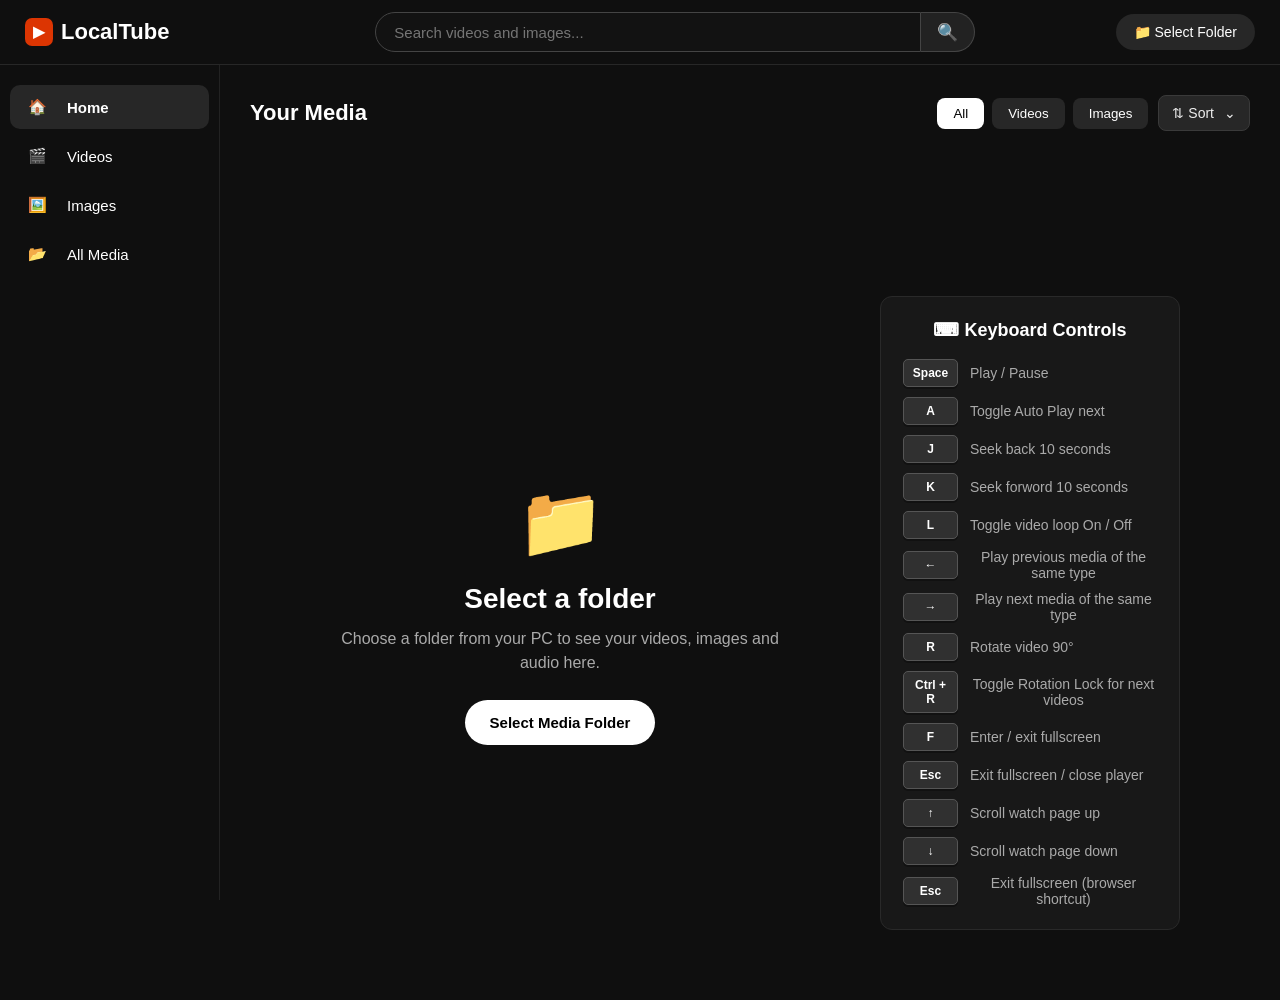
<file: index.html>
<!DOCTYPE html>
<html lang="en">

<head>
    <meta charset="UTF-8">
    <meta name="viewport" content="width=device-width, initial-scale=1.0">
    <title>LocalTube</title>
    <link rel="stylesheet" href="style.css">
</head>

<body>

    <!-- ================= HEADER ================= -->
    <header class="header">
        <div class="logo">
            <span class="play-icon">▶</span>
            <span>LocalTube</span>
        </div>

        <div class="search-box">
            <input
                type="text"
                id="searchInput"
                placeholder="Search videos and images..."
            >
            <button id="searchBtn">🔍</button>
        </div>

        <button id="folderBtn" class="folder-btn">
            📁 Select Folder
        </button>

        <input
            type="file"
            id="folderInput"
            webkitdirectory
            multiple
            hidden
        >
    </header>

    <!-- ================= SIDEBAR ================= -->
    <aside class="sidebar">
        <div class="side-item active">
            🏠
            <span>Home</span>
        </div>

        <div class="side-item" id="videosFilter">
            🎬
            <span>Videos</span>
        </div>

        <div class="side-item" id="imagesFilter">
            🖼️
            <span>Images</span>
        </div>

        <div class="side-item" id="allFilter">
            📂
            <span>All Media</span>
        </div>
    </aside>

    <!-- ================= MAIN ================= -->
    <main class="main">
        <div class="top-section">
            <h2 id="pageTitle">Your Media</h2>

            <div class="top-actions">
                <div class="filter-buttons">
                    <button class="filter active" data-filter="all">All</button>
                    <button class="filter" data-filter="video">Videos</button>
                    <button class="filter" data-filter="image">Images</button>
                </div>

                <div class="sort-container">
                    <button id="sortBtn" class="sort-btn" type="button" aria-expanded="false" aria-controls="sortMenu">
                        ⇅ Sort <span aria-hidden="true">⌄</span>
                    </button>

                    <div id="sortMenu" class="sort-menu" hidden>
                        <label for="sortBy">Sort by</label>
                        <select id="sortBy">
                            <option value="name">Name</option>
                            <option value="date">Date modified</option>
                            <option value="type">Type</option>
                            <option value="size">File size</option>
                        </select>

                        <label for="sortOrder">Order</label>
                        <select id="sortOrder">
                            <option value="asc">Ascending</option>
                            <option value="desc">Descending</option>
                        </select>
                    </div>
                </div>
            </div>
        </div>

        <div id="mediaGrid" class="media-grid">
            <div class="empty-message">
                <div class="folder-empty-area">
                    <div class="empty-icon">📁</div>
                    <h2>Select a folder</h2>
                    <p>
                        Choose a folder from your PC to see your
                        videos, images and audio here.
                    </p>
                    <button id="selectFolderEmpty">
                        Select Media Folder
                    </button>
                </div>

                <div class="home-keyboard-guide">
                    <h3>⌨ Keyboard Controls</h3>

                    <div class="home-key-list">
                        <div class="home-key-item"><kbd>Space</kbd><span>Play / Pause</span></div>
                        <div class="home-key-item"><kbd>A</kbd><span>Toggle Auto Play next</span></div>
                        <div class="home-key-item"><kbd>J</kbd><span>Seek back 10 seconds</span></div>
                         <div class="home-key-item"><kbd>K</kbd><span>Seek forword 10 seconds</span></div>
                        <div class="home-key-item"><kbd>L</kbd><span>Toggle video loop On / Off</span></div>
                        <div class="home-key-item"><kbd>←</kbd><span>Play previous media of the same type</span></div>
                        <div class="home-key-item"><kbd>→</kbd><span>Play next media of the same type</span></div>
                        <div class="home-key-item"><kbd>R</kbd><span>Rotate video 90°</span></div>
                        <div class="home-key-item"><kbd>Ctrl + R</kbd><span>Toggle Rotation Lock for next videos</span></div>
                        <div class="home-key-item"><kbd>F</kbd><span>Enter / exit fullscreen</span></div>
                        <div class="home-key-item"><kbd>Esc</kbd><span>Exit fullscreen / close player</span></div>
                        <div class="home-key-item"><kbd>↑</kbd><span>Scroll watch page up</span></div>
                        <div class="home-key-item"><kbd>↓</kbd><span>Scroll watch page down</span></div>
                        <div class="home-key-item"><kbd>Esc</kbd><span>Exit fullscreen (browser shortcut)</span></div>
                    </div>
                </div>
            </div>
        </div>
    </main>

    <!-- ================= WATCH PAGE ================= -->
    <div id="playerModal" class="modal">
        <div class="watch-page">

            <div class="watch-header">
                <button
                    id="watchHomeBtn"
                    class="watch-logo"
                    title="Back to Home"
                >
                    <span class="play-icon">▶</span>
                    <span>LocalTube</span>
                </button>

                <div class="watch-sort-container">
                    <button id="watchSortBtn" class="sort-btn" type="button" aria-expanded="false" aria-controls="watchSortMenu">
                        ⇅ Sort <span aria-hidden="true">⌄</span>
                    </button>
                    <div id="watchSortMenu" class="sort-menu watch-sort-menu" hidden>
                        <label for="watchSortBy">Sort by</label>
                        <select id="watchSortBy">
                            <option value="name">Name</option>
                            <option value="date">Date modified</option>
                            <option value="type">Type</option>
                            <option value="size">File size</option>
                        </select>
                        <label for="watchSortOrder">Order</label>
                        <select id="watchSortOrder">
                            <option value="asc">Ascending</option>
                            <option value="desc">Descending</option>
                        </select>
                    </div>
                </div>
            </div>

            <div class="watch-content">
                <div class="watch-main">

                    <button id="closePlayer" class="close-btn">
                        ✕
                    </button>

                    <!-- ================= MAIN VIDEO ================= -->
                    <div class="main-video">
                        <div class="video-wrapper">
                            <div id="videoRotationLayer" class="video-rotation-layer">
                                <video
                                    id="videoPlayer"
                                    autoplay
                                    playsinline
                                ></video>
                            </div>
                            <canvas id="videoRotationCanvas" aria-hidden="true"></canvas>
                        </div>

                        <img id="imageViewer" alt="Image">
                        <div id="audioViewer" class="audio-viewer" aria-label="Audio artwork">
                            <div class="audio-art-icon">♫</div>
                            <div id="audioViewerTitle" class="audio-viewer-title"></div>
                            <div class="audio-viewer-subtitle">Now playing</div>
                        </div>
                    </div>

                    <h2 id="playerTitle"></h2>

                    <!-- ================= CUSTOM VIDEO CONTROLS ================= -->
                    <div
                        id="customVideoControls"
                        class="custom-video-controls"
                    >
                        <button id="playPauseBtn" type="button" title="Play / Pause">
                            ▶
                        </button>

                        <span id="videoCurrentTime">0:00</span>

                        <input
                            type="range"
                            id="videoProgress"
                            min="0"
                            max="100"
                            value="0"
                            step="0.1"
                            aria-label="Video progress"
                        >

                        <span id="videoDuration">0:00</span>

                        <button
                            id="loopVideoBtn"
                            class="loop-video-toggle"
                            type="button"
                            aria-pressed="false"
                            title="Loop this video"
                        >
                            🔁 Loop: Off
                        </button>

                        <button
                            id="rotateVideoBtn"
                            type="button"
                            title="Rotate Video"
                        >
                            🔄 Rotate
                        </button>
                        <button
                            id="rotateNextToggleBtn"
                            class="rotate-next-toggle"
                            type="button"
                            aria-pressed="false"
                            title="Keep this rotation for the next video"
                        >
                            ↪ Rotate Next: Off
                        </button>
                        <button
                            id="autoPlayToggleBtn"
                            class="autoplay-toggle"
                            type="button"
                            aria-pressed="false"
                            title="Automatically play the next video when this video ends"
                        >
                            ▶ Auto Play: Off
                        </button>

                        <button
                            id="fullscreenVideoBtn"
                            type="button"
                            title="Fullscreen"
                        >
                            ⛶
                        </button>
                    </div>

                    <div id="mediaDetails" class="media-details">
                        <span id="mediaType"></span>
                        <span id="mediaSize"></span>
                    </div>
                </div>

                <!-- ================= RECOMMENDATIONS ================= -->
                <aside class="recommendations">
                    <h2>Recommended</h2>
                    <div id="recommendationList"></div>
                </aside>
            </div>

            <!-- ================= MORE MEDIA ================= -->
            <section class="watch-below">
                <h2>More from your media</h2>
                <div id="belowMediaGrid" class="below-media-grid"></div>
            </section>
        </div>
    </div>

    <script src="script.js"></script>
</body>
</html>
</file>
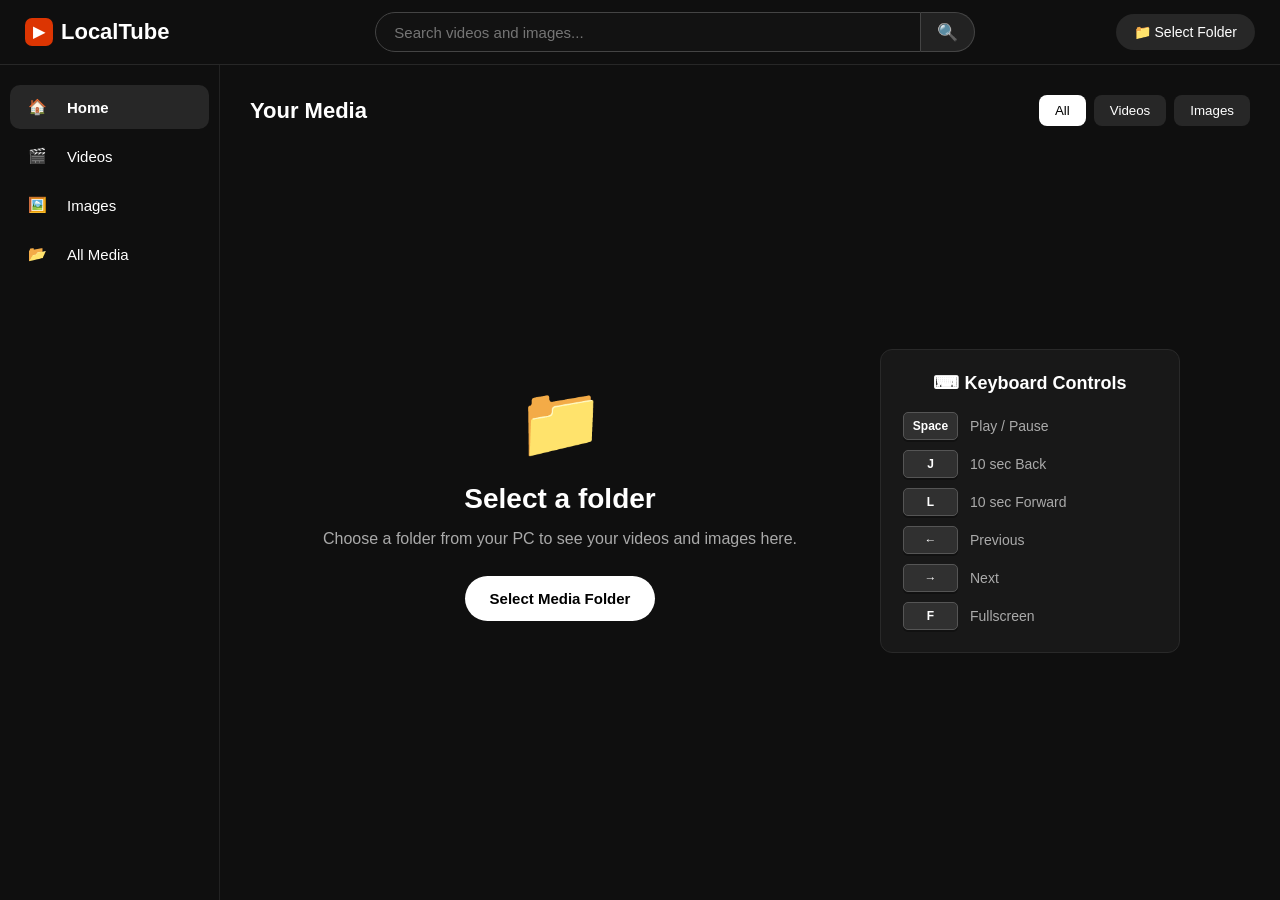
<file: ForMoble.html>
<!DOCTYPE html>
<html lang="en">

<head>

    <meta charset="UTF-8">

    <meta
        name="viewport"
        content="width=device-width, initial-scale=1.0"
    >

    <title>LocalTube</title>

    <style>
        
/* ================= GENERAL ================= */

* {
    margin: 0;
    padding: 0;
    box-sizing: border-box;
}

body {
    font-family: Arial, Helvetica, sans-serif;
    background: #0f0f0f;
    color: white;
}


/* ================= HEADER ================= */

.header {
    height: 65px;

    display: flex;
    align-items: center;

    padding: 0 25px;

    background: #0f0f0f;
    color: white;

    border-bottom: 1px solid #272727;

    position: fixed;
    top: 0;
    left: 0;
    right: 0;

    z-index: 100;
}


/* LOGO */

.logo {
    width: 210px;

    display: flex;
    align-items: center;

    gap: 8px;

    font-size: 22px;
    font-weight: bold;
}

.play-icon {
    background: rgba(255, 60, 0, 0.854);

    padding: 5px 8px;

    border-radius: 7px;

    font-size: 15px;
}


/* SEARCH */

.search-box {
    flex: 1;

    max-width: 600px;

    margin: auto;

    display: flex;
}

.search-box input {

    width: 100%;

    height: 40px;

    background: #121212;

    border: 1px solid #444;

    border-radius: 22px 0 0 22px;

    color: white;

    padding: 0 18px;

    font-size: 15px;

    outline: none;
}

.search-box input:focus {
    border-color: #3ea6ff;
}

.search-box button {

    width: 60px;

    border: 1px solid #444;

    border-left: none;

    background: #222;

    color: white;

    border-radius: 0 22px 22px 0;

    cursor: pointer;

    font-size: 17px;
}


/* FOLDER BUTTON */

.folder-btn {

    background: #272727;

    color: white;

    border: none;

    padding: 10px 18px;

    border-radius: 20px;

    cursor: pointer;

    font-size: 14px;
}

.folder-btn:hover {
    background: #3a3a3a;
}


/* ================= SIDEBAR ================= */

.sidebar {

    position: fixed;

    top: 65px;
    left: 0;
    bottom: 0;

    width: 220px;

    background: #0f0f0f;

    padding: 20px 10px;

    border-right: 1px solid #222;
}

.side-item {

    display: flex;

    align-items: center;

    gap: 20px;

    padding: 13px 18px;

    border-radius: 10px;

    margin-bottom: 5px;

    cursor: pointer;

    font-size: 15px;
}

.side-item:hover {
    background: #272727;
}

.side-item.active {
    background: #272727;
    font-weight: bold;
}


/* ================= MAIN ================= */

.main {

    margin-left: 220px;

    padding: 95px 30px 30px;

}


/* TOP SECTION */

.top-section {

    display: flex;

    align-items: center;

    justify-content: space-between;

    margin-bottom: 25px;
}

.top-section h2 {
    font-size: 22px;
}


/* FILTER */

.filter-buttons {

    display: flex;

    gap: 8px;
}

.filter {

    background: #272727;

    border: none;

    color: white;

    padding: 8px 16px;

    border-radius: 8px;

    cursor: pointer;
}

.filter:hover {
    background: #3a3a3a;
}

.filter.active {
    background: white;
    color: black;
}


/* ================= MEDIA GRID ================= */

.media-grid {

    display: grid;

    grid-template-columns:
        repeat(auto-fill, minmax(240px, 1fr));

    gap: 25px 18px;
}


/* CARD */

.media-card {

    cursor: pointer;

    min-width: 0;
}

.thumbnail {

    width: 100%;

    aspect-ratio: 16 / 9;

    background: #222;

    border-radius: 10px;

    overflow: hidden;

    position: relative;

    display: flex;

    align-items: center;

    justify-content: center;
}

.thumbnail img,
.thumbnail video {

    width: 100%;
    height: 100%;

    object-fit: cover;
}


/* VIDEO ICON */

.video-icon {

    position: absolute;

    left: 10px;
    bottom: 10px;

    background: rgba(0,0,0,0.75);

    padding: 6px 9px;

    border-radius: 5px;

    font-size: 14px;
}


/* IMAGE ICON */

.image-icon {

    position: absolute;

    left: 10px;
    bottom: 10px;

    background: rgba(0,0,0,0.75);

    padding: 6px 9px;

    border-radius: 5px;
}


/* CARD TITLE */

.media-title {

    margin-top: 10px;

    font-size: 15px;

    line-height: 20px;

    white-space: nowrap;

    overflow: hidden;

    text-overflow: ellipsis;
}

.media-info {

    color: #aaa;

    font-size: 13px;

    margin-top: 5px;
}


/* ================= EMPTY ================= */

.empty-message {

    grid-column: 1 / -1;

    text-align: center;

    margin-top: 100px;

    color: #aaa;
}

.empty-icon {
    font-size: 60px;
    margin-bottom: 20px;
}

.empty-message h2 {
    color: white;
    margin-bottom: 10px;
}

.empty-message p {
    margin-bottom: 20px;
}

.empty-message button {

    background: white;

    border: none;

    padding: 12px 20px;

    border-radius: 20px;

    cursor: pointer;

    font-weight: bold;
}


/* ================= WATCH PAGE ================= */

.modal {

    position: fixed;

    inset: 0;

    background: #0f0f0f;

    display: none;

    z-index: 1000;

    overflow-y: auto;
}

.modal.show {
    display: block;
}


/* ================= WATCH LAYOUT ================= */

/* Main watch page: video on the left, recommendations on the right */
.watch-page {
    width: min(1400px, calc(100% - 40px));
    margin: 0 auto;
    padding: 25px 0 40px;

    display: grid;
    grid-template-columns: minmax(0, 1fr) 360px;
    column-gap: 20px;
    align-items: start;
}

/* Header spans the complete watch page */
.watch-header {
    grid-column: 1 / -1;
}

/* Keyboard guide on the home/watch area can span the full width */
.watch-page > .keyboard-guide {
    grid-column: 1 / -1;
}

/* Main video stays in the left column */
.watch-main {
    grid-column: 1;
    min-width: 0;
    width: 100%;
}

/* Recommendations stay beside the video */
.recommendations {
    grid-column: 2;
    grid-row: 2 / span 2;
}

/* More media stays below the complete player + recommendation area */
.watch-below {
    grid-column: 1 / -1;
}

/* ================= MAIN VIDEO ================= */

.watch-main {

    position: relative;

    min-width: 0;
    width: 100%;
}

.main-video {

    width: 100%;

    background: black;

    border-radius: 10px;

    overflow: hidden;

    display: flex;

    justify-content: center;

    align-items: center;

    min-height: 400px;
}


.main-video video {

    width: 100%;

    max-height: 75vh;

    display: block;

    background: black;
}


.main-video img {

    max-width: 100%;

    max-height: 75vh;

    display: none;

    object-fit: contain;
}


/* ================= VIDEO TITLE ================= */

#playerTitle {

    font-size: 20px;

    margin-top: 15px;

    color: white;

    word-break: break-word;
}


/* ================= CLOSE BUTTON ================= */

.close-btn {

    position: fixed;

    top: 20px;

    right: 25px;

    width: 42px;

    height: 42px;

    border: none;

    border-radius: 50%;

    background: #272727;

    color: white;

    font-size: 18px;

    cursor: pointer;

    z-index: 1100;
}

.close-btn:hover {

    background: #444;
}


/* ================= RECOMMENDATIONS ================= */

.recommendations {
    width: 100%;
    min-width: 0;
    padding: 0;
    margin: 0;
    max-height: none;
    overflow: visible;
}

.recommendations h2 {
    margin: 0 0 15px 0;
    font-size: 20px;
    font-weight: 600;
}

/* Recommendation list */
#recommendationList {
    display: flex;
    flex-direction: column;
    gap: 12px;
    width: 100%;
}

/* Recommendation card */
.recommendation-card {
    display: grid;
    grid-template-columns: 145px minmax(0, 1fr);
    gap: 10px;
    width: 100%;
    margin: 0;
    cursor: pointer;
    min-width: 0;
}

/* Thumbnail */
.recommendation-thumbnail {
    width: 145px;
    height: 82px;
    background: #222;
    border-radius: 7px;
    overflow: hidden;
    position: relative;
}

.recommendation-thumbnail img,
.recommendation-thumbnail video {
    width: 100%;
    height: 100%;
    object-fit: cover;
    display: block;
}

/* Text */
.recommendation-info {
    min-width: 0;
    overflow: hidden;
}

.recommendation-title {
    font-size: 14px;
    line-height: 19px;
    font-weight: 500;
    color: #eee;

    display: -webkit-box;
    -webkit-line-clamp: 2;
    -webkit-box-orient: vertical;
    overflow: hidden;
}

.recommendation-size {
    color: #aaa;
    font-size: 12px;
    margin-top: 5px;
}

.recommendation-card:hover .recommendation-title {
    color: #3ea6ff;
}

/* ================= HOVER PREVIEW ================= */

.thumbnail video.preview-video {

    width: 100%;

    height: 100%;

    object-fit: cover;

    display: block;
}


/* Small play indicator */

.preview-play {

    position: absolute;

    right: 8px;

    bottom: 8px;

    background: rgba(0, 0, 0, 0.75);

    padding: 5px 8px;

    border-radius: 5px;

    font-size: 12px;

    pointer-events: none;
}


/* ================= WATCH PAGE RESPONSIVE ================= */

@media (max-width: 1000px) {

    .watch-page {
        grid-template-columns: 1fr;
        width: min(100% - 30px, 900px);
    }

    .watch-main {
        grid-column: 1;
    }

    .recommendations {
        grid-column: 1;
        grid-row: auto;
        margin-top: 20px;
    }

    .recommendation-card {
        grid-template-columns: 180px minmax(0, 1fr);
    }

    .recommendation-thumbnail {
        width: 180px;
        height: 100px;
    }
}

@media (max-width: 600px) {

    .watch-page {
        width: 100%;
        padding: 15px 0 30px;
    }

    .main-video {
        border-radius: 0;
        min-height: 250px;
    }

    #playerTitle {
        padding: 0 15px;
        font-size: 17px;
    }

    .recommendations {
        padding: 15px;
    }

    .recommendation-card {
        grid-template-columns: 130px minmax(0, 1fr);
    }

    .recommendation-thumbnail {
        width: 130px;
        height: 73px;
    }
}

/* ================= RESPONSIVE ================= */

@media (max-width: 800px) {

    .sidebar {
        width: 70px;
    }

    .side-item span {
        display: none;
    }

    .side-item {
        justify-content: center;
        padding: 15px;
    }

    .main {
        margin-left: 70px;
    }

    .logo {
        width: auto;
        margin-right: 15px;
    }

    .logo span:last-child {
        display: none;
    }

    .folder-btn {
        padding: 9px;
        font-size: 0;
    }

    .folder-btn::after {
        content: "📁";
        font-size: 18px;
    }
}

/* ==========================================
   MEDIA PREVIOUS / NEXT BUTTONS
   ========================================== */

.media-nav {

    position: absolute;

    top: 50%;

    transform: translateY(-50%);

    width: 55px;

    height: 80px;

    border: none;

    background: rgba(0, 0, 0, 0.55);

    color: white;

    font-size: 42px;

    cursor: pointer;

    z-index: 20;

    opacity: 0;

    transition: 0.2s;

}


/* Show arrows when mouse is over player */

.main-video:hover .media-nav {

    opacity: 1;

}


/* Previous */

.media-nav.previous {

    left: 0;

    border-radius: 0 12px 12px 0;

}


/* Next */

.media-nav.next {

    right: 0;

    border-radius: 12px 0 0 12px;

}


/* Hover */

.media-nav:hover {

    background: rgba(0, 0, 0, 0.8);

}


/* ==========================================
   MEDIA DETAILS
   ========================================== */

.media-details {

    display: flex;

    gap: 20px;

    margin-top: 12px;

    color: #aaa;

    font-size: 14px;

}


/* Keyboard hint */

.media-details::after {

    content: "← →  Previous / Next";

    margin-left: auto;

    color: #777;


}


/* ==========================================
   MORE MEDIA BELOW PLAYER
   ========================================== */

.watch-below {

    grid-column: 1 / -1;

    margin-top: 20px;

    border-top: 1px solid #272727;

    padding-top: 25px;

}


.watch-below h2 {

    font-size: 20px;

    margin-bottom: 18px;

}


/* ==========================================
   BELOW MEDIA GRID
   ========================================== */

.below-media-grid {

    display: grid;

    grid-template-columns:
        repeat(auto-fill, minmax(220px, 1fr));

    gap: 22px 16px;

}


/* Card */

.below-media-card {

    cursor: pointer;

    min-width: 0;

}


/* Thumbnail */

.below-media-thumbnail {

    width: 100%;

    aspect-ratio: 16 / 9;

    background: #222;

    border-radius: 9px;

    overflow: hidden;

}


.below-media-thumbnail img,
.below-media-thumbnail video {

    width: 100%;

    height: 100%;

    object-fit: cover;

}


/* Title */

.below-media-title {

    margin-top: 9px;

    font-size: 14px;

    line-height: 19px;

    font-weight: 500;

    white-space: nowrap;

    overflow: hidden;

    text-overflow: ellipsis;

}


/* Info */

.below-media-info {

    margin-top: 5px;

    color: #aaa;

    font-size: 12px;

}


/* Hover */

.below-media-card:hover
.below-media-title {

    color: #3ea6ff;

}


/* ==========================================
   MOBILE
   ========================================== */

@media (max-width: 700px) {

    .below-media-grid {

        grid-template-columns:
            repeat(2, 1fr);

    }

}/* ==========================================
   MORE MEDIA BELOW PLAYER
   ========================================== */

.watch-below {

    grid-column: 1 / -1;

    margin-top: 20px;

    border-top: 1px solid #272727;

    padding-top: 25px;

}


.watch-below h2 {

    font-size: 20px;

    margin-bottom: 18px;

}


/* ==========================================
   BELOW MEDIA GRID
   ========================================== */

.below-media-grid {

    display: grid;

    grid-template-columns:
        repeat(auto-fill, minmax(220px, 1fr));

    gap: 22px 16px;

}


/* Card */

.below-media-card {

    cursor: pointer;

    min-width: 0;

}


/* Thumbnail */

.below-media-thumbnail {

    width: 100%;

    aspect-ratio: 16 / 9;

    background: #222;

    border-radius: 9px;

    overflow: hidden;

}


.below-media-thumbnail img,
.below-media-thumbnail video {

    width: 100%;

    height: 100%;

    object-fit: cover;

}


/* Title */

.below-media-title {

    margin-top: 9px;

    font-size: 14px;

    line-height: 19px;

    font-weight: 500;

    white-space: nowrap;

    overflow: hidden;

    text-overflow: ellipsis;

}


/* Info */

.below-media-info {

    margin-top: 5px;

    color: #aaa;

    font-size: 12px;

}


/* Hover */

.below-media-card:hover
.below-media-title {

    color: #3ea6ff;

}


/* ==========================================
   MOBILE
   ========================================== */

@media (max-width: 700px) {

    .below-media-grid {

        grid-template-columns:
            repeat(2, 1fr);

    }

}

/* ==========================================
   WATCH PAGE HEADER
   ========================================== */

.watch-header {

    grid-column: 1 / -1;

    height: 55px;

    display: flex;

    align-items: center;

    margin-bottom: 5px;

}


/* LocalTube logo button */

.watch-logo {

    display: flex;

    align-items: center;

    gap: 8px;

    background: transparent;

    border: none;

    color: white;

    font-size: 21px;

    font-weight: bold;

    cursor: pointer;

    padding: 5px 10px;

    border-radius: 8px;

}


.watch-logo:hover {

    background: #272727;

}


/* Logo play icon */

.watch-logo .play-icon {

    background: red;

    padding: 5px 8px;

    border-radius: 7px;

    font-size: 14px;

}

/* ==========================================
   WELCOME SCREEN
   ========================================== */

.welcome-screen {

    position: fixed;

    inset: 0;

    background: #0f0f0f;

    z-index: 5000;

    overflow-y: auto;

    display: flex;

    justify-content: center;

    align-items: center;

    padding: 40px 20px;

}


/* Welcome box */

.welcome-box {

    width: 100%;

    max-width: 950px;

    text-align: center;

}


/* Logo */

.welcome-logo {

    display: flex;

    justify-content: center;

    align-items: center;

    gap: 9px;

    font-size: 28px;

    font-weight: bold;

    margin-bottom: 25px;

}


.welcome-logo .play-icon {

    background: red;

    padding: 7px 11px;

    border-radius: 8px;

    font-size: 18px;

}


/* Heading */

.welcome-box h1 {

    font-size: 34px;

    margin-bottom: 10px;

}


.welcome-subtitle {

    color: #aaa;

    font-size: 17px;

    margin-bottom: 35px;

}


/* ==========================================
   MANUAL CARDS
   ========================================== */

.manual-grid {

    display: grid;

    grid-template-columns:
        repeat(3, 1fr);

    gap: 15px;

    text-align: left;

}


.manual-card {

    background: #181818;

    border: 1px solid #292929;

    border-radius: 12px;

    padding: 20px;

    transition: 0.2s;

}


.manual-card:hover {

    background: #222;

    transform: translateY(-2px);

}


.manual-icon {

    font-size: 30px;

    margin-bottom: 12px;

}


.manual-card h3 {

    font-size: 16px;

    margin-bottom: 8px;

}


.manual-card p {

    color: #aaa;

    font-size: 13px;

    line-height: 19px;

}


/* ==========================================
   START BUTTON
   ========================================== */

.start-button {

    margin-top: 30px;

    background: white;

    color: black;

    border: none;

    padding: 13px 24px;

    border-radius: 25px;

    font-size: 15px;

    font-weight: bold;

    cursor: pointer;

}


.start-button:hover {

    background: #ddd;

}


/* ==========================================
   WELCOME RESPONSIVE
   ========================================== */

@media (max-width: 800px) {

    .manual-grid {

        grid-template-columns:
            repeat(2, 1fr);

    }

}


@media (max-width: 500px) {

    .manual-grid {

        grid-template-columns: 1fr;

    }


    .welcome-box h1 {

        font-size: 26px;

    }

}

/* ==========================================
   KEYBOARD CONTROLS - TOP
   ========================================== */

.keyboard-guide {

    grid-column: 1 / -1;

    width: 100%;

    margin: 0 0 12px 0;

    padding: 8px 0;

    display: flex;

    align-items: center;

    gap: 18px;

}


/* Heading */

.keyboard-guide h3 {

    margin: 0;

    white-space: nowrap;

    font-size: 14px;

    color: #ddd;

}


/* Controls */

.keyboard-controls {

    display: flex;

    flex-wrap: wrap;

    gap: 7px;

}


/* Individual control */

.key-control {

    display: flex;

    align-items: center;

    gap: 6px;

    background: #181818;

    border: 1px solid #292929;

    padding: 5px 8px;

    border-radius: 6px;

    color: #aaa;

    font-size: 11px;

}


/* Keyboard key */

.key-control kbd {

    background: #303030;

    border: 1px solid #555;

    color: white;

    padding: 3px 6px;

    border-radius: 4px;

    font-family: Arial, sans-serif;

    font-size: 11px;

    font-weight: bold;

    box-shadow: 0 1px 0 #111;

}

/* ==========================================
   HOME EMPTY AREA
   ========================================== */

.empty-message {

    width: 100%;

    min-height: 500px;

    display: flex;

    align-items: center;

    justify-content: center;

    gap: 80px;

    padding: 40px;

    box-sizing: border-box;

}


/* ==========================================
   FOLDER SELECT AREA
   ========================================== */

.folder-empty-area {

    width: 480px;

    text-align: center;

}


.folder-empty-area .empty-icon {

    font-size: 70px;

    margin-bottom: 20px;

}


.folder-empty-area h2 {

    font-size: 28px;

    margin-bottom: 12px;

}


.folder-empty-area p {

    color: #aaa;

    font-size: 16px;

    line-height: 24px;

    margin-bottom: 25px;

}


.folder-empty-area button {

    background: white;

    color: black;

    border: none;

    padding: 14px 25px;

    border-radius: 25px;

    font-size: 15px;

    font-weight: bold;

    cursor: pointer;

}


.folder-empty-area button:hover {

    background: #ddd;

}


/* ==========================================
   HOME KEYBOARD MANUAL
   ========================================== */

.home-keyboard-guide {

    width: 300px;

    background: #181818;

    border: 1px solid #292929;

    border-radius: 12px;

    padding: 22px;

    box-sizing: border-box;

}


.home-keyboard-guide h3 {

    margin: 0 0 18px 0;

    font-size: 18px;

    color: white;

}


/* List */

.home-key-list {

    display: flex;

    flex-direction: column;

    gap: 10px;

}


/* Each key */

.home-key-item {

    display: flex;

    align-items: center;

    gap: 12px;

    color: #aaa;

    font-size: 14px;

}


/* Keyboard button */

.home-key-item kbd {

    min-width: 55px;

    text-align: center;

    background: #303030;

    border: 1px solid #555;

    color: white;

    padding: 6px 8px;

    border-radius: 5px;

    font-family: Arial, sans-serif;

    font-size: 12px;

    font-weight: bold;

    box-shadow: 0 2px 0 #111;

}


/* ==========================================
   RESPONSIVE
   ========================================== */

@media (max-width: 900px) {

    .empty-message {

        flex-direction: column;

        gap: 35px;

    }


    .folder-empty-area {

        width: 100%;

        max-width: 480px;

    }


    .home-keyboard-guide {

        width: 100%;

        max-width: 480px;

    }

}

/* ================= FINAL WATCH LAYOUT OVERRIDES ================= */

.watch-header {
    grid-column: 1 / -1;
}

.watch-page > .watch-main {
    grid-column: 1;
}

.watch-page > .recommendations {
    grid-column: 2;
    grid-row: 2 / span 2;
    align-self: start;
}

.watch-page > .watch-below {
    grid-column: 1 / -1;
}

/* Recommended videos never get their own scrollbar */
.recommendations,
#recommendationList {
    max-height: none;
    overflow: visible;
}

@media (max-width: 1000px) {
    .watch-page > .recommendations {
        grid-column: 1;
        grid-row: auto;
    }
}

/* =====================================================
   FINAL FIX — VIDEO LEFT + RECOMMENDED RIGHT
   ===================================================== */

/* Watch page */
.watch-page {
    position: relative;

    width: calc(100% - 60px);
    max-width: 1500px;

    margin: 0 auto;

    padding: 25px 380px 40px 0;
}


/* LocalTube header */
.watch-header {
    width: 100%;
    margin-bottom: 15px;
}


/* Main video */
.watch-main {
    width: 100%;
    min-width: 0;
}


/* ==========================================
   RECOMMENDED — FORCE RIGHT SIDE
   ========================================== */

.watch-page .recommendations {

    position: absolute;

    top: 90px;
    right: 0;

    width: 350px;

    margin: 0;
    padding: 0;

    display: block;

    max-height: none;
    overflow: visible;

    z-index: 5;
}


/* Recommended heading */

.watch-page .recommendations h2 {

    margin: 0 0 15px 0;

    font-size: 20px;
    line-height: 25px;

}


/* Recommendation list */

.watch-page #recommendationList {

    display: flex;

    flex-direction: column;

    gap: 12px;

    width: 100%;

    max-height: none;

    overflow: visible;
}


/* Individual recommendation */

.watch-page .recommendation-card {

    display: grid;

    grid-template-columns: 145px minmax(0, 1fr);

    gap: 10px;

    width: 100%;

    margin: 0;

    cursor: pointer;

    min-width: 0;
}


/* Thumbnail */

.watch-page .recommendation-thumbnail {

    width: 145px;
    height: 82px;

    background: #222;

    border-radius: 7px;

    overflow: hidden;
}


.watch-page .recommendation-thumbnail img,
.watch-page .recommendation-thumbnail video {

    width: 100%;
    height: 100%;

    object-fit: cover;

    display: block;
}


/* Recommendation text */

.watch-page .recommendation-info {

    min-width: 0;

    overflow: hidden;
}


.watch-page .recommendation-title {

    font-size: 14px;

    line-height: 18px;

    font-weight: 500;

    color: #eee;

    display: -webkit-box;

    -webkit-line-clamp: 2;

    -webkit-box-orient: vertical;

    overflow: hidden;
}


.watch-page .recommendation-size {

    margin-top: 5px;

    color: #aaa;

    font-size: 12px;
}


/* Hover */

.watch-page .recommendation-card:hover
.recommendation-title {

    color: #3ea6ff;
}


/* ==========================================
   MORE MEDIA
   ========================================== */

.watch-page .watch-below {

    width: 100%;

    margin-top: 25px;
}


/* ==========================================
   DESKTOP
   ========================================== */

@media (min-width: 1001px) {

    .watch-page {

        padding-right: 380px;

    }

}


/* ==========================================
   TABLET / MOBILE
   ========================================== */

@media (max-width: 1000px) {

    .watch-page {

        width: 100%;

        padding: 20px;

    }


    .watch-page .recommendations {

        position: static;

        width: 100%;

        margin-top: 25px;

    }


    .watch-page .recommendation-card {

        grid-template-columns: 180px minmax(0, 1fr);

    }


    .watch-page .recommendation-thumbnail {

        width: 180px;

        height: 100px;

    }

}

/* =========================================================
   FINAL WATCH PAGE LAYOUT
   VIDEO = LARGE LEFT
   RECOMMENDED = RIGHT
   ========================================================= */

.watch-page {

    width: calc(100% - 80px);

    max-width: none;

    margin: 0 auto;

    padding: 25px 0 40px;

    display: grid;

    grid-template-columns: minmax(0, 1fr) 350px;

    column-gap: 20px;

    row-gap: 0;

    align-items: start;

}


/* =========================================================
   LOCAL TUBE HEADER
   ========================================================= */

.watch-page .watch-header {

    grid-column: 1 / -1;

    width: 100%;

    margin-bottom: 20px;

}


/* =========================================================
   VIDEO AREA
   ========================================================= */

.watch-page .watch-main {

    grid-column: 1;

    grid-row: 2;

    width: 100%;

    min-width: 0;

    max-width: none;

}


/* Video container */

.watch-page .main-video {

    width: 100%;

    aspect-ratio: 16 / 9;

    min-height: 0;

    max-height: none;

    background: #000;

    border-radius: 10px;

    overflow: hidden;

}


/* Video */

.watch-page .main-video video {

    width: 100%;

    height: 100%;

    max-height: none;

    object-fit: contain;

    display: block;

}


/* Image */

.watch-page .main-video img {

    width: 100%;

    height: 100%;

    max-width: none;

    max-height: none;

    object-fit: contain;

}


/* =========================================================
   RECOMMENDED
   ========================================================= */

.watch-page .recommendations {

    grid-column: 2;

    grid-row: 2;

    position: static;

    width: 350px;

    min-width: 0;

    max-width: 350px;

    margin: 0;

    padding: 0;

    overflow: visible;

    max-height: none;

}


/* Heading */

.watch-page .recommendations h2 {

    margin: 0 0 15px 0;

    font-size: 20px;

    line-height: 25px;

}


/* List */

.watch-page #recommendationList {

    display: flex;

    flex-direction: column;

    gap: 12px;

    width: 100%;

    overflow: visible;

    max-height: none;

}


/* =========================================================
   RECOMMENDATION CARD
   ========================================================= */

.watch-page .recommendation-card {

    display: grid;

    grid-template-columns: 145px minmax(0, 1fr);

    gap: 10px;

    width: 100%;

    min-width: 0;

    margin: 0;

}


/* Thumbnail */

.watch-page .recommendation-thumbnail {

    width: 145px;

    height: 82px;

    border-radius: 7px;

    overflow: hidden;

    background: #181818;

}


.watch-page .recommendation-thumbnail img,

.watch-page .recommendation-thumbnail video {

    width: 100%;

    height: 100%;

    object-fit: cover;

    display: block;

}


/* =========================================================
   RECOMMENDATION TEXT
   ========================================================= */

.watch-page .recommendation-info {

    min-width: 0;

    overflow: hidden;

}


.watch-page .recommendation-title {

    font-size: 13px;

    line-height: 17px;

    color: #eee;

    font-weight: 500;

    display: -webkit-box;

    -webkit-line-clamp: 2;

    -webkit-box-orient: vertical;

    overflow: hidden;

}


.watch-page .recommendation-size {

    margin-top: 5px;

    font-size: 12px;

    color: #999;

}


/* =========================================================
   MORE FROM YOUR MEDIA
   ========================================================= */

.watch-page .watch-below {

    grid-column: 1 / -1;

    grid-row: 3;

    width: 100%;

    margin-top: 25px;

}


/* =========================================================
   REMOVE RECOMMENDATION SCROLLBAR
   ========================================================= */

.watch-page .recommendations,

.watch-page #recommendationList {

    overflow-y: visible;

    overflow-x: visible;

    max-height: none;

}


/* =========================================================
   SMALL SCREEN
   ========================================================= */

@media (max-width: 1000px) {

    .watch-page {

        width: calc(100% - 30px);

        display: block;

    }


    .watch-page .watch-main {

        width: 100%;

    }


    .watch-page .recommendations {

        width: 100%;

        max-width: none;

        margin-top: 25px;

    }


    .watch-page .recommendation-card {

        grid-template-columns: 160px minmax(0, 1fr);

    }


    .watch-page .recommendation-thumbnail {

        width: 160px;

        height: 90px;

    }

}

/* =========================================================
   FINAL FIX
   VIDEO LEFT + RECOMMENDED RIGHT
   ========================================================= */

.watch-page {
    position: relative !important;

    width: calc(100% - 80px) !important;

    max-width: none !important;

    margin: 0 auto !important;

    padding: 25px 0 40px 0 !important;

    display: block !important;
}


/* =========================================================
   WATCH HEADER
   ========================================================= */

.watch-header {
    width: 100% !important;

    margin-bottom: 20px !important;
}


/* =========================================================
   VIDEO AREA
   ========================================================= */

.watch-main {
    width: calc(100% - 370px) !important;

    max-width: none !important;

    min-width: 0 !important;

    margin: 0 !important;
}


/* Video box */

.main-video {
    width: 100% !important;

    aspect-ratio: 16 / 9 !important;

    height: auto !important;

    min-height: 0 !important;

    max-height: none !important;

    background: #000;

    border-radius: 10px;

    overflow: hidden;
}


/* Video */

.main-video video {
    width: 100% !important;

    height: 100% !important;

    max-width: none !important;

    max-height: none !important;

    object-fit: contain;
}


/* Image */

.main-video img {
    width: 100% !important;

    height: 100% !important;

    max-width: none !important;

    max-height: none !important;

    object-fit: contain;
}


/* =========================================================
   RECOMMENDED — RIGHT SIDE
   ========================================================= */

.recommendations {
    position: absolute !important;

    top: 90px !important;

    right: 0 !important;

    width: 350px !important;

    max-width: 350px !important;

    min-width: 350px !important;

    margin: 0 !important;

    padding: 0 !important;

    display: block !important;

    grid-column: unset !important;

    grid-row: unset !important;

    overflow: visible !important;

    max-height: none !important;
}


/* Heading */

.recommendations h2 {
    margin: 0 0 15px 0 !important;

    font-size: 20px !important;

    line-height: 25px !important;
}


/* List */

#recommendationList {
    width: 100% !important;

    display: flex !important;

    flex-direction: column !important;

    gap: 12px !important;

    overflow: visible !important;

    max-height: none !important;
}


/* =========================================================
   RECOMMENDATION CARD
   ========================================================= */

.recommendation-card {
    width: 100% !important;

    display: grid !important;

    grid-template-columns: 145px minmax(0, 1fr) !important;

    gap: 10px !important;

    margin: 0 !important;

    min-width: 0 !important;
}


/* Thumbnail */

.recommendation-thumbnail {
    width: 145px !important;

    height: 82px !important;

    border-radius: 7px !important;

    overflow: hidden !important;

    background: #181818;
}


.recommendation-thumbnail img,
.recommendation-thumbnail video {
    width: 100% !important;

    height: 100% !important;

    object-fit: cover !important;

    display: block;
}


/* Text */

.recommendation-info {
    min-width: 0 !important;

    overflow: hidden !important;
}


.recommendation-title {
    font-size: 13px !important;

    line-height: 17px !important;

    font-weight: 500 !important;

    display: -webkit-box !important;

    -webkit-line-clamp: 2 !important;

    -webkit-box-orient: vertical !important;

    overflow: hidden !important;
}


.recommendation-size {
    margin-top: 5px !important;

    font-size: 12px !important;

    color: #999 !important;
}


/* =========================================================
   MORE MEDIA
   ========================================================= */

.watch-below {
    width: calc(100% - 370px) !important;

    margin-top: 25px !important;

    clear: both !important;
}


/* =========================================================
   MOBILE / SMALL SCREEN
   ========================================================= */

@media (max-width: 1000px) {

    .watch-page {
        width: calc(100% - 30px) !important;

        padding: 20px 0 30px !important;
    }


    .watch-main {
        width: 100% !important;
    }


    .recommendations {
        position: static !important;

        width: 100% !important;

        max-width: none !important;

        min-width: 0 !important;

        margin-top: 25px !important;
    }


    .watch-below {
        width: 100% !important;
    }

}

/* ==========================================
   HIDE SCROLLBAR ON WATCH PAGE
   ========================================== */

body.watching-media {
    scrollbar-width: none;
}

body.watching-media::-webkit-scrollbar {
    display: none;
}

/* ==========================================
   NO SCROLLBAR WHILE WATCHING
   ========================================== */

body.watching-media {
    scrollbar-width: none;
}

body.watching-media::-webkit-scrollbar {
    display: none;
    width: 0;
}


/* LocalTube watch modal */
body.watching-media #playerModal {
    scrollbar-width: none;
    -ms-overflow-style: none;
}

body.watching-media #playerModal::-webkit-scrollbar {
    display: none;
    width: 0;
}


/* Watch page */
body.watching-media .watch-page {
    scrollbar-width: none;
    -ms-overflow-style: none;
}

body.watching-media .watch-page::-webkit-scrollbar {
    display: none;
    width: 0;
}


/* Recommendation list */
body.watching-media .recommendations {
    scrollbar-width: none;
    -ms-overflow-style: none;
}

body.watching-media .recommendations::-webkit-scrollbar {
    display: none;
    width: 0;
}
    </style>

</head>


<body>


    <!-- ================= HEADER ================= -->

    <header class="header">

        <div class="logo">

            <span class="play-icon">
                ▶
            </span>

            <span>
                LocalTube
            </span>

        </div>


        <!-- SEARCH -->

        <div class="search-box">

            <input
                type="text"
                id="searchInput"
                placeholder="Search videos and images..."
            >

            <button id="searchBtn">
                🔍
            </button>

        </div>


        <!-- SELECT FOLDER -->

        <button
            id="folderBtn"
            class="folder-btn"
        >
            📁 Select Folder
        </button>


        <!-- Hidden folder picker -->

        <input
            type="file"
            id="folderInput"
            webkitdirectory
            multiple
            hidden
        >

    </header>



    <!-- ================= SIDEBAR ================= -->

    <aside class="sidebar">


        <div class="side-item active">

            🏠

            <span>
                Home
            </span>

        </div>


        <div
            class="side-item"
            id="videosFilter"
        >

            🎬

            <span>
                Videos
            </span>

        </div>


        <div
            class="side-item"
            id="imagesFilter"
        >

            🖼️

            <span>
                Images
            </span>

        </div>


        <div
            class="side-item"
            id="allFilter"
        >

            📂

            <span>
                All Media
            </span>

        </div>


    </aside>



    <!-- ================= MAIN ================= -->

    <main class="main">


        <div class="top-section">


            <h2 id="pageTitle">
                Your Media
            </h2>


            <div class="filter-buttons">


                <button
                    class="filter active"
                    data-filter="all"
                >
                    All
                </button>


                <button
                    class="filter"
                    data-filter="video"
                >
                    Videos
                </button>


                <button
                    class="filter"
                    data-filter="image"
                >
                    Images
                </button>


            </div>


        </div>



        <!-- ================= MEDIA GRID ================= -->

        <div
            id="mediaGrid"
            class="media-grid"
        >

<div class="empty-message">


    <!-- ================= FOLDER AREA ================= -->

    <div class="folder-empty-area">

        <div class="empty-icon">
            📁
        </div>


        <h2>
            Select a folder
        </h2>


        <p>
            Choose a folder from your PC to see your
            videos and images here.
        </p>


        <button id="selectFolderEmpty">

            Select Media Folder

        </button>

    </div>



    <!-- ================= KEYBOARD MANUAL ================= -->

    <div class="home-keyboard-guide">


        <h3>
            ⌨ Keyboard Controls
        </h3>


        <div class="home-key-list">


            <div class="home-key-item">

                <kbd>Space</kbd>

                <span>
                    Play / Pause
                </span>

            </div>


            <div class="home-key-item">

                <kbd>J</kbd>

                <span>
                    10 sec Back
                </span>

            </div>


            <div class="home-key-item">

                <kbd>L</kbd>

                <span>
                    10 sec Forward
                </span>

            </div>


            <div class="home-key-item">

                <kbd>←</kbd>

                <span>
                    Previous
                </span>

            </div>


            <div class="home-key-item">

                <kbd>→</kbd>

                <span>
                    Next
                </span>

            </div>


            <div class="home-key-item">

                <kbd>F</kbd>

                <span>
                    Fullscreen
                </span>

            </div>


        </div>


    </div>


</div>


        </div>


    </main>



    <!-- ================= WATCH PAGE ================= -->

    <div
        id="playerModal"
        class="modal"
    >


        <div class="watch-page">


            <!-- ================= WATCH HEADER ================= -->

            <div class="watch-header">

                <button
                    id="watchHomeBtn"
                    class="watch-logo"
                    title="Back to Home"
                >

                    <span class="play-icon">
                        ▶
                    </span>

                    <span>
                        LocalTube
                    </span>

                </button>

            </div>




            <!-- ================= TOP WATCH CONTENT ================= -->

            <div class="watch-content">


                <!-- ================= PLAYER AREA ================= -->

                <div class="watch-main">


                    <!-- CLOSE BUTTON -->

                    <button
                        id="closePlayer"
                        class="close-btn"
                    >
                        ✕
                    </button>



                    <!-- ================= MAIN VIDEO ================= -->

                    <div class="main-video">


                        <!-- PREVIOUS -->

                        <button
                            id="previousMedia"
                            class="media-nav previous"
                            title="Previous"
                        >
                            ❮
                        </button>



                        <!-- VIDEO -->

                        <video
                            id="videoPlayer"
                            controls
                            autoplay
                        >
                        </video>



                        <!-- IMAGE -->

                        <img
                            id="imageViewer"
                            alt="Image"
                        >



                        <!-- NEXT -->

                        <button
                            id="nextMedia"
                            class="media-nav next"
                            title="Next"
                        >
                            ❯
                        </button>


                    </div>



                    <!-- ================= MEDIA TITLE ================= -->

                    <h2 id="playerTitle">
                    </h2>



                    <!-- ================= MEDIA DETAILS ================= -->

                    <div
                        id="mediaDetails"
                        class="media-details"
                    >

                        <span id="mediaType">
                        </span>


                        <span id="mediaSize">
                        </span>

                    </div>


                </div>



                <!-- ================= RECOMMENDATIONS ================= -->

                <aside class="recommendations">


                    <h2>
                        Recommended
                    </h2>


                    <div
                        id="recommendationList"
                    >
                    </div>


                </aside>


            </div>



            <!-- ================= MORE MEDIA ================= -->

            <section class="watch-below">


                <h2>
                    More from your media
                </h2>


                <div
                    id="belowMediaGrid"
                    class="below-media-grid"
                >
                </div>


            </section>


        </div>


    </div>



    <!-- ================= JAVASCRIPT ================= -->

    <script>
        // ==========================================
// GET HTML ELEMENTS
// ==========================================

const folderBtn = document.getElementById("folderBtn");
const folderInput = document.getElementById("folderInput");
const selectFolderEmpty = document.getElementById("selectFolderEmpty");

const mediaGrid = document.getElementById("mediaGrid");

const searchInput = document.getElementById("searchInput");

const playerModal = document.getElementById("playerModal");

const videoPlayer = document.getElementById("videoPlayer");

const imageViewer = document.getElementById("imageViewer");

const playerTitle = document.getElementById("playerTitle");

const closePlayer = document.getElementById("closePlayer");

const recommendationList =
    document.getElementById("recommendationList");
    const belowMediaGrid =
    document.getElementById("belowMediaGrid");
    
    const previousMedia =
    document.getElementById("previousMedia");

const nextMedia =
    document.getElementById("nextMedia");

const mediaType =
    document.getElementById("mediaType");

const mediaSize =
    document.getElementById("mediaSize");

    const watchHomeBtn =
    document.getElementById("watchHomeBtn");


// Currently playing file

let currentMediaFile = null;


// ==========================================
// MEDIA DATA
// ==========================================

let mediaFiles = [];

let currentFilter = "all";


// ==========================================
// OPEN FOLDER PICKER
// ==========================================

// ==========================================
// FOLDER PICKER
// ==========================================

const LAST_FOLDER_DB = "LocalTubeFolderDB";
const LAST_FOLDER_STORE = "folderStore";
const LAST_FOLDER_KEY = "lastFolder";


// ==========================================
// OPEN DATABASE
// ==========================================

function openFolderDatabase() {

    return new Promise((resolve, reject) => {

        const request = indexedDB.open(
            LAST_FOLDER_DB,
            1
        );

        request.onupgradeneeded = function (event) {

            const db = event.target.result;

            if (!db.objectStoreNames.contains(LAST_FOLDER_STORE)) {

                db.createObjectStore(
                    LAST_FOLDER_STORE
                );

            }

        };

        request.onsuccess = function () {

            resolve(request.result);

        };

        request.onerror = function () {

            reject(request.error);

        };

    });

}


// ==========================================
// SAVE FOLDER HANDLE
// ==========================================

async function saveFolderHandle(handle) {

    try {

        const db =
            await openFolderDatabase();

        const transaction =
            db.transaction(
                LAST_FOLDER_STORE,
                "readwrite"
            );

        transaction
            .objectStore(LAST_FOLDER_STORE)
            .put(
                handle,
                LAST_FOLDER_KEY
            );

    } catch (error) {

        console.log(
            "Could not save folder:",
            error
        );

    }

}


// ==========================================
// GET SAVED FOLDER HANDLE
// ==========================================

async function getSavedFolderHandle() {

    try {

        const db =
            await openFolderDatabase();

        return new Promise((resolve, reject) => {

            const transaction =
                db.transaction(
                    LAST_FOLDER_STORE,
                    "readonly"
                );

            const request =
                transaction
                    .objectStore(LAST_FOLDER_STORE)
                    .get(LAST_FOLDER_KEY);

            request.onsuccess = function () {

                resolve(
                    request.result || null
                );

            };

            request.onerror = function () {

                reject(request.error);

            };

        });

    } catch (error) {

        console.log(
            "Could not get saved folder:",
            error
        );

        return null;

    }

}


// ==========================================
// READ ALL FILES FROM FOLDER
// ==========================================

async function readFolderFiles(folderHandle) {

    const files = [];


    async function readDirectory(directory) {

        for await (
            const entry of directory.values()
        ) {

            if (entry.kind === "file") {

                try {

                    const file =
                        await entry.getFile();

                    if (
                        file.type.startsWith("video/") ||
                        file.type.startsWith("image/")
                    ) {

                        files.push(file);

                    }

                } catch (error) {

                    console.log(
                        "File read error:",
                        error
                    );

                }

            }


            else if (
                entry.kind === "directory"
            ) {

                await readDirectory(entry);

            }

        }

    }


    await readDirectory(folderHandle);

    return files;

}


// ==========================================
// SELECT FOLDER
// ==========================================

async function chooseFolder() {

    // Modern browser support
    if (
        "showDirectoryPicker" in window
    ) {

        try {

            const folderHandle =
                await window.showDirectoryPicker({
                    mode: "read"
                });


            // Request permission
            const permission =
                await folderHandle.requestPermission({
                    mode: "read"
                });


            if (
                permission !== "granted"
            ) {

                return;

            }


            // Save folder
            await saveFolderHandle(
                folderHandle
            );


            // Read files
            const files =
                await readFolderFiles(
                    folderHandle
                );


            mediaFiles = files;


            console.log(
                "Folder:",
                folderHandle.name
            );

            console.log(
                "Media files:",
                mediaFiles
            );


            showMedia();


        }

        catch (error) {

            if (
                error.name === "AbortError"
            ) {

                return;

            }


            console.log(
                "Folder picker error:",
                error
            );

        }

    }

    else {

        // Old browser fallback
        folderInput.click();

    }

}


// ==========================================
// BUTTONS
// ==========================================

folderBtn.addEventListener(
    "click",
    chooseFolder
);


selectFolderEmpty.addEventListener(
    "click",
    chooseFolder
);


selectFolderEmpty.addEventListener("click", function () {

    folderInput.click();

});


// ==========================================
// FOLDER SELECTED
// ==========================================

folderInput.addEventListener(
    "change",
    function (event) {

        const files =
            Array.from(
                event.target.files
            );


        mediaFiles =
            files.filter(function (file) {

                return (
                    file.type.startsWith("video/") ||
                    file.type.startsWith("image/")
                );

            });


        console.log(
            "Media files:",
            mediaFiles
        );


        showMedia();


        // Same folder ko dobara select karne ki permission
        folderInput.value = "";

    }
);


// ==========================================
// SHOW MEDIA
// ==========================================

function showMedia() {

    mediaGrid.innerHTML = "";


    let filteredFiles =
        mediaFiles.filter(function (file) {


            if (currentFilter === "video") {

                return file.type.startsWith("video/");

            }


            if (currentFilter === "image") {

                return file.type.startsWith("image/");

            }


            return true;

        });


    // ======================================
    // SEARCH
    // ======================================

    const searchText =
        searchInput.value.toLowerCase().trim();


    if (searchText !== "") {

        filteredFiles =
            filteredFiles.filter(function (file) {

                return file.name
                    .toLowerCase()
                    .includes(searchText);

            });

    }


    // ======================================
    // NO MEDIA
    // ======================================

    if (filteredFiles.length === 0) {

        mediaGrid.innerHTML = `
            <div class="empty-message">

                <div class="empty-icon">
                    😕
                </div>

                <h2>No media found</h2>

                <p>
                    Try another search or select another folder.
                </p>

            </div>
        `;

        return;

    }


    // ======================================
    // CREATE CARDS
    // ======================================

    filteredFiles.forEach(function (file) {

        createMediaCard(file);

    });

}


// ==========================================
// CREATE MEDIA CARD
// ==========================================

function createMediaCard(file) {

    const card =
        document.createElement("div");

    card.className = "media-card";


    const thumbnail =
        document.createElement("div");

    thumbnail.className = "thumbnail";


    const url =
        URL.createObjectURL(file);


    // ======================================
    // VIDEO
    // ======================================

    if (file.type.startsWith("video/")) {

        const video =
            document.createElement("video");


        video.src = url;

        video.muted = true;

        video.playsInline = true;

        video.preload = "metadata";


        video.className = "preview-video";


        thumbnail.appendChild(video);


        // Preview label
        const icon =
            document.createElement("div");

        icon.className = "preview-play";

        icon.innerText = "▶ Preview";

        thumbnail.appendChild(icon);


        // ==================================
        // MOUSE ENTER
        // ==================================

        card.addEventListener("mouseenter", function () {

            // Start from beginning
            video.currentTime = 0;


            video.play().catch(function () {

                // Browser autoplay restriction
                console.log("Preview autoplay blocked");

            });

        });


        // ==================================
        // MOUSE LEAVE
        // ==================================

        card.addEventListener("mouseleave", function () {

            video.pause();

            video.currentTime = 0;

        });

    }


    // ======================================
    // IMAGE
    // ======================================

    else {

        const image =
            document.createElement("img");


        image.src = url;

        image.alt = file.name;


        thumbnail.appendChild(image);


        const icon =
            document.createElement("div");


        icon.className = "image-icon";

        icon.innerText = "🖼 Image";


        thumbnail.appendChild(icon);

    }


    // ======================================
    // TITLE
    // ======================================

    const title =
        document.createElement("div");


    title.className = "media-title";

    title.innerText = file.name;


    // ======================================
    // FILE SIZE
    // ======================================

    const info =
        document.createElement("div");


    info.className = "media-info";


    const sizeMB =
        (file.size / (1024 * 1024)).toFixed(1);


    info.innerText =
        sizeMB + " MB";


    // ======================================
    // ADD TO CARD
    // ======================================

    card.appendChild(thumbnail);

    card.appendChild(title);

    card.appendChild(info);


    // ======================================
    // OPEN VIDEO
    // ======================================

    card.addEventListener("click", function () {

        openMedia(file);
        

    });


    mediaGrid.appendChild(card);

}


// ==========================================
// OPEN MEDIA
// ==========================================

function openMedia(file) {

    currentMediaFile = file;


    const url =
        URL.createObjectURL(file);


    playerModal.classList.add("show");

// Hide browser scrollbar while watching
document.body.classList.add("watching-media");


    // File name

    playerTitle.innerText =
        file.name;


    // File size

    const sizeMB =
        (file.size / (1024 * 1024)).toFixed(1);


    mediaSize.innerText =
        sizeMB + " MB";


    // ======================================
    // VIDEO
    // ======================================

    if (file.type.startsWith("video/")) {

        mediaType.innerText =
            "🎬 Video";


        imageViewer.style.display =
            "none";


        videoPlayer.style.display =
            "block";


        videoPlayer.src =
            url;


        videoPlayer.muted =
            false;


        videoPlayer.play();


    }


    // ======================================
    // IMAGE
    // ======================================

    else {

        mediaType.innerText =
            "🖼 Image";


        videoPlayer.pause();


        videoPlayer.removeAttribute("src");


        videoPlayer.style.display =
            "none";


        imageViewer.style.display =
            "block";


        imageViewer.src =
            url;

    }


    // ======================================
    // RECOMMENDATIONS
    // ======================================

    showRecommendations(file);
    showMoreMedia(file);

}


// ==========================================
// RECOMMENDATIONS
// ==========================================

function showRecommendations(currentFile) {

    recommendationList.innerHTML = "";


    // Current video ko recommendation mein nahi dikhana
    const recommendations =
        mediaFiles.filter(function (file) {

            return file !== currentFile;

        });


    // Maximum 10 recommendations
    const limited =
        recommendations.slice(0, 10);


    limited.forEach(function (file) {

        createRecommendation(file);

    });


    if (limited.length === 0) {

        recommendationList.innerHTML = `
            <p style="color:#aaa;">
                No more media available.
            </p>
        `;

    }

}


// ==========================================
// CREATE RECOMMENDATION
// ==========================================

function createRecommendation(file) {

    const card =
        document.createElement("div");


    card.className =
        "recommendation-card";


    const thumbnail =
        document.createElement("div");


    thumbnail.className =
        "recommendation-thumbnail";


    const url =
        URL.createObjectURL(file);


    // ======================================
    // VIDEO
    // ======================================
if (file.type.startsWith("video/")) {

    const video =
        document.createElement("video");

    video.src = url;

    video.muted = true;

    video.playsInline = true;

    video.preload = "metadata";

    video.setAttribute("webkit-playsinline", "");

    thumbnail.appendChild(video);


    // ==============================
    // HOVER PREVIEW START
    // ==============================

    card.addEventListener("mouseenter", function () {

        video.currentTime = 0;

        video.play().catch(function () {

            console.log("Recommendation preview blocked");

        });

    });


    // ==============================
    // HOVER PREVIEW STOP
    // ==============================

    card.addEventListener("mouseleave", function () {

        video.pause();

        video.currentTime = 0;

    });

}


    // ======================================
    // IMAGE
    // ======================================

    else {

        const image =
            document.createElement("img");


        image.src = url;

        image.alt = file.name;


        thumbnail.appendChild(image);

    }


    // ======================================
    // INFO
    // ======================================

    const info =
        document.createElement("div");


    info.className =
        "recommendation-info";


    const title =
        document.createElement("div");


    title.className =
        "recommendation-title";


    title.innerText =
        file.name;


    const size =
        document.createElement("div");


    size.className =
        "recommendation-size";


    const sizeMB =
        (file.size / (1024 * 1024)).toFixed(1);


    size.innerText =
        sizeMB + " MB";


    info.appendChild(title);

    info.appendChild(size);


    // ======================================
    // ADD TO CARD
    // ======================================

    card.appendChild(thumbnail);

    card.appendChild(info);


    // ======================================
    // CLICK RECOMMENDATION
    // ======================================

    card.addEventListener("click", function () {

        openMedia(file);

    });


    recommendationList.appendChild(card);

}


// ==========================================
// CLOSE PLAYER
// ==========================================

closePlayer.addEventListener("click", function () {

    closePlayerWindow();

});


function closePlayerWindow() {

    videoPlayer.pause();

    videoPlayer.removeAttribute("src");
    videoPlayer.load();

    imageViewer.removeAttribute("src");

    playerModal.classList.remove("show");

    // Show scrollbar again
    document.body.classList.remove("watching-media");

}


// ==========================================
// CLICK OUTSIDE
// ==========================================

playerModal.addEventListener("click", function (event) {

    if (event.target === playerModal) {

        closePlayerWindow();

    }

});


// ==========================================
// SEARCH
// ==========================================

searchInput.addEventListener("input", function () {

    showMedia();

});


// ==========================================
// FILTER BUTTONS
// ==========================================

const filters =
    document.querySelectorAll(".filter");


filters.forEach(function (button) {

    button.addEventListener("click", function () {


        filters.forEach(function (btn) {

            btn.classList.remove("active");

        });


        button.classList.add("active");


        currentFilter =
            button.dataset.filter;


        showMedia();

    });

});


// ==========================================
// SIDEBAR - VIDEOS
// ==========================================

document
    .getElementById("videosFilter")
    .addEventListener("click", function () {

        currentFilter = "video";

        updateFilterButtons();

        showMedia();

    });


// ==========================================
// SIDEBAR - IMAGES
// ==========================================

document
    .getElementById("imagesFilter")
    .addEventListener("click", function () {

        currentFilter = "image";

        updateFilterButtons();

        showMedia();

    });


// ==========================================
// SIDEBAR - ALL
// ==========================================

document
    .getElementById("allFilter")
    .addEventListener("click", function () {

        currentFilter = "all";

        updateFilterButtons();

        showMedia();

    });


// ==========================================
// UPDATE FILTER BUTTONS
// ==========================================

function updateFilterButtons() {

    filters.forEach(function (button) {

        button.classList.remove("active");


        if (
            button.dataset.filter === currentFilter
        ) {

            button.classList.add("active");

        }

    });

}
// ==========================================
// GET PREVIOUS / NEXT MEDIA
// ==========================================

function getSameTypeMedia() {

    if (!currentMediaFile) {

        return [];

    }


    // If current media is video
    if (
        currentMediaFile.type.startsWith("video/")
    ) {

        return mediaFiles.filter(function (file) {

            return file.type.startsWith("video/");

        });

    }


    // If current media is image
    return mediaFiles.filter(function (file) {

        return file.type.startsWith("image/");

    });

}


// ==========================================
// NEXT MEDIA
// ==========================================

function nextMediaFile() {

    const list =
        getSameTypeMedia();


    if (list.length === 0) {

        return;

    }


    const currentIndex =
        list.indexOf(currentMediaFile);


    let nextIndex =
        currentIndex + 1;


    // If last file → first file
    if (nextIndex >= list.length) {

        nextIndex = 0;

    }


    openMedia(list[nextIndex]);

}


// ==========================================
// PREVIOUS MEDIA
// ==========================================

function previousMediaFile() {

    const list =
        getSameTypeMedia();


    if (list.length === 0) {

        return;

    }


    const currentIndex =
        list.indexOf(currentMediaFile);


    let previousIndex =
        currentIndex - 1;


    // If first file → last file
    if (previousIndex < 0) {

        previousIndex =
            list.length - 1;

    }


    openMedia(list[previousIndex]);

}


// ==========================================
// NEXT BUTTON
// ==========================================

nextMedia.addEventListener(
    "click",
    function () {

        nextMediaFile();

    }
);


// ==========================================
// PREVIOUS BUTTON
// ==========================================

previousMedia.addEventListener(
    "click",
    function () {

        previousMediaFile();

    }
);

// ==========================================
// KEYBOARD CONTROLS
// ==========================================

document.addEventListener(
    "keydown",
    function (event) {

        // Player open nahi hai
        if (
            !playerModal.classList.contains("show")
        ) {
            return;
        }


        // ==================================
        // INPUT / TEXTAREA
        // ==================================

        if (
            event.target.tagName === "INPUT" ||
            event.target.tagName === "TEXTAREA"
        ) {
            return;
        }


        // ==================================
        // SPACE = PLAY / PAUSE
        // ==================================

        if (event.code === "Space") {

            if (
                currentMediaFile &&
                currentMediaFile.type.startsWith("video/")
            ) {

                event.preventDefault();

                if (videoPlayer.paused) {

                    videoPlayer.play();

                } else {

                    videoPlayer.pause();

                }

            }

        }


        // ==================================
        // J = 10 SEC BACKWARD
        // ==================================

        else if (
            event.key.toLowerCase() === "j"
        ) {

            if (
                currentMediaFile &&
                currentMediaFile.type.startsWith("video/")
            ) {

                event.preventDefault();

                videoPlayer.currentTime =
                    Math.max(
                        0,
                        videoPlayer.currentTime - 10
                    );

            }

        }


        // ==================================
        // L = 10 SEC FORWARD
        // ==================================

        else if (
            event.key.toLowerCase() === "l"
        ) {

            if (
                currentMediaFile &&
                currentMediaFile.type.startsWith("video/")
            ) {

                event.preventDefault();

                videoPlayer.currentTime =
                    Math.min(
                        videoPlayer.duration || Infinity,
                        videoPlayer.currentTime + 10
                    );

            }

        }


        // ==================================
        // LEFT ARROW = PREVIOUS
        // ==================================

        else if (
            event.key === "ArrowLeft"
        ) {

            event.preventDefault();

            previousMediaFile();

        }


        // ==================================
        // RIGHT ARROW = NEXT
        // ==================================

        else if (
            event.key === "ArrowRight"
        ) {

            event.preventDefault();

            nextMediaFile();

        }


        // ==================================
        // UP ARROW = SCROLL UP
        // ==================================

        else if (
            event.key === "ArrowUp"
        ) {

            event.preventDefault();

            playerModal.scrollBy({
                top: -400,
                behavior: "smooth"
            });

        }


        // ==================================
        // DOWN ARROW = SCROLL DOWN
        // ==================================

        else if (
            event.key === "ArrowDown"
        ) {

            event.preventDefault();

            playerModal.scrollBy({
                top: 400,
                behavior: "smooth"
            });

        }


        // ==================================
        // F = FULLSCREEN
        // ==================================

        else if (
            event.key.toLowerCase() === "f"
        ) {

            event.preventDefault();

            toggleFullscreen();

        }

    }
);




// ==========================================
// MORE MEDIA BELOW PLAYER
// ==========================================

function showMoreMedia(currentFile) {

    belowMediaGrid.innerHTML = "";


    // Current file ko hata kar baaki media
    const otherFiles =
        mediaFiles.filter(function (file) {

            return file !== currentFile;

        });


    // Maximum 20 files
    const filesToShow =
        otherFiles.slice(0, 20);


    filesToShow.forEach(function (file) {

        createBelowMediaCard(file);

    });



}

// ==========================================
// CREATE BELOW MEDIA CARD
// ==========================================

function createBelowMediaCard(file) {

    const card =
        document.createElement("div");


    card.className =
        "below-media-card";


    const thumbnail =
        document.createElement("div");


    thumbnail.className =
        "below-media-thumbnail";


    const url =
        URL.createObjectURL(file);


    // ======================================
    // VIDEO
    // ======================================

 if (file.type.startsWith("video/")) {

    const video =
        document.createElement("video");

    video.src = url;

    video.muted = true;

    video.playsInline = true;

    video.preload = "metadata";

    video.setAttribute("webkit-playsinline", "");

    thumbnail.appendChild(video);


    // ==============================
    // HOVER PREVIEW START
    // ==============================

    card.addEventListener("mouseenter", function () {

        video.currentTime = 0;

        video.play().catch(function () {

            console.log("Recommendation preview blocked");

        });

    });


    // ==============================
    // HOVER PREVIEW STOP
    // ==============================

    card.addEventListener("mouseleave", function () {

        video.pause();

        video.currentTime = 0;

    });

}

    // ======================================
    // IMAGE
    // ======================================

    else {

        const image =
            document.createElement("img");


        image.src = url;

        image.alt = file.name;


        thumbnail.appendChild(image);

    }


    // ======================================
    // TITLE
    // ======================================

    const title =
        document.createElement("div");


    title.className =
        "below-media-title";


    title.innerText =
        file.name;


    // ======================================
    // SIZE
    // ======================================

    const info =
        document.createElement("div");


    info.className =
        "below-media-info";


    const sizeMB =
        (file.size / (1024 * 1024)).toFixed(1);


    if (file.type.startsWith("video/")) {

        info.innerText =
            "🎬 Video • " + sizeMB + " MB";

    } else {

        info.innerText =
            "🖼 Image • " + sizeMB + " MB";

    }


    // ======================================
    // ADD
    // ======================================

    card.appendChild(thumbnail);

    card.appendChild(title);

    card.appendChild(info);


    // ======================================
    // CLICK
    // ======================================

    card.addEventListener(
        "click",
        function () {

            openMedia(file);

        }
    );


    belowMediaGrid.appendChild(card);

}

// ==========================================
// WATCH PAGE LOGO → HOME
// ==========================================

watchHomeBtn.addEventListener(
    "click",
    function () {

        closePlayerWindow();

    }
);

// ==========================================
// FULLSCREEN TOGGLE
// ==========================================

function toggleFullscreen() {

    let fullscreenElement;


    // ==============================
    // VIDEO
    // ==============================

    if (
        currentMediaFile &&
        currentMediaFile.type.startsWith("video/")
    ) {

        fullscreenElement = videoPlayer;

    }


    // ==============================
    // IMAGE
    // ==============================

    else if (
        currentMediaFile &&
        currentMediaFile.type.startsWith("image/")
    ) {

        fullscreenElement = imageViewer;

    }


    // Koi media open nahi
    if (!fullscreenElement) {

        return;

    }


    // ==============================
    // FULLSCREEN ON
    // ==============================

    if (!document.fullscreenElement) {

        fullscreenElement
            .requestFullscreen()
            .catch(function (error) {

                console.log(
                    "Fullscreen error:",
                    error
                );

            });

    }


    // ==============================
    // FULLSCREEN OFF
    // ==============================

    else {

        document.exitFullscreen();

    }

}

// ==========================================
// RESTORE LAST FOLDER
// ==========================================

async function restoreLastFolder() {

    if (
        !("showDirectoryPicker" in window)
    ) {

        return;

    }


    try {

        const folderHandle =
            await getSavedFolderHandle();


        if (!folderHandle) {

            return;

        }


        // Check saved permission
        const permission =
            await folderHandle.queryPermission({
                mode: "read"
            });


        if (
            permission !== "granted"
        ) {

            console.log(
                "Folder permission required."
            );

            return;

        }


        // Read folder again
        const files =
            await readFolderFiles(
                folderHandle
            );


        if (
            files.length === 0
        ) {

            return;

        }


        mediaFiles = files;


        console.log(
            "Last folder restored:",
            folderHandle.name
        );


        showMedia();

    }

    catch (error) {

        console.log(
            "Could not restore folder:",
            error
        );

    }

}


// ==========================================
// START RESTORE
// ==========================================

restoreLastFolder();
    </script>


</body>

</html>
</file>
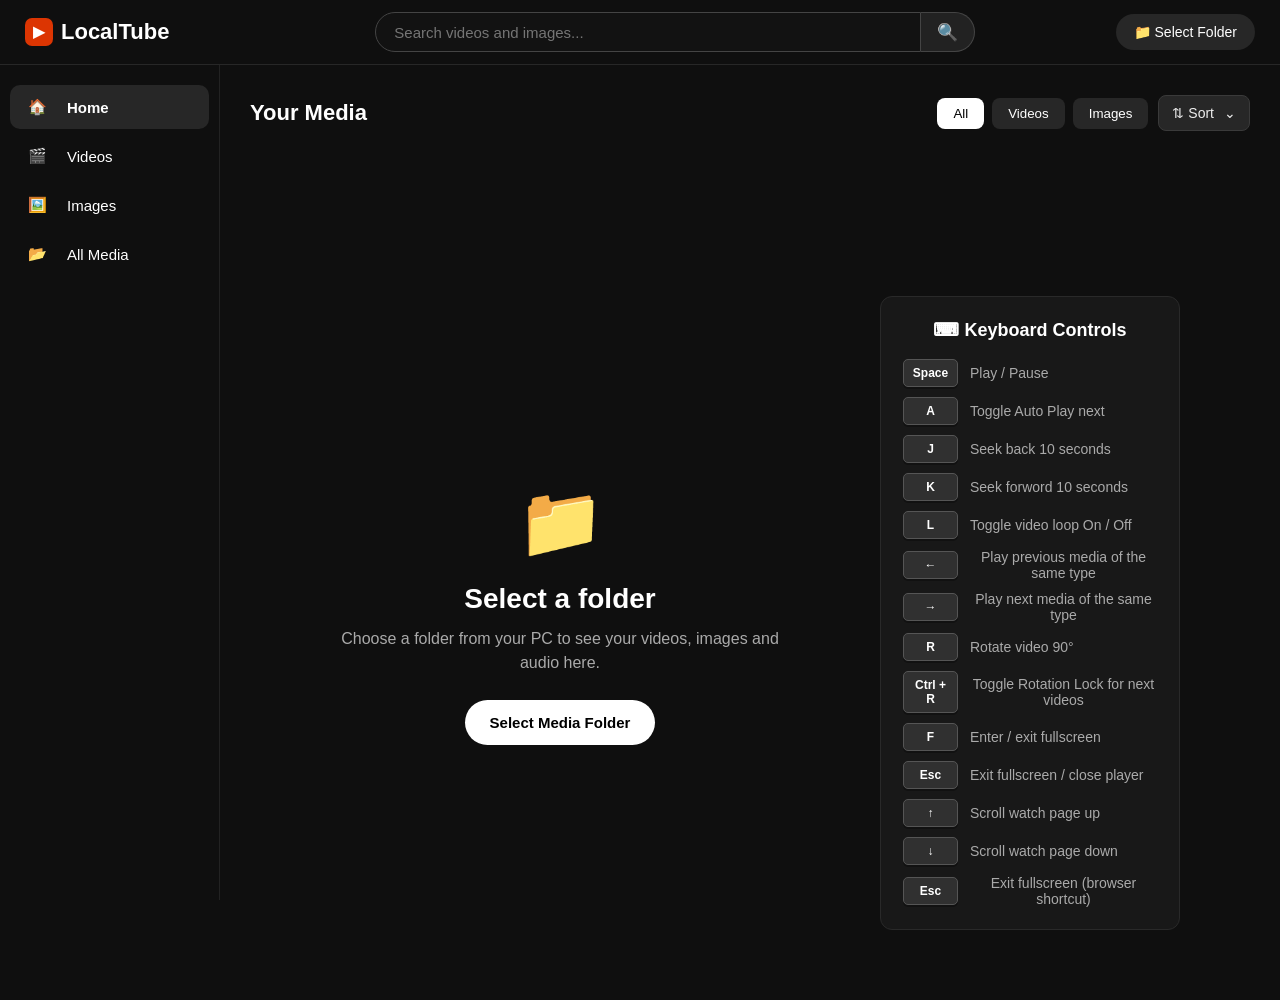
<file: LocalTube.html>
<!DOCTYPE html>
<html lang="en">

<head>
    <meta charset="UTF-8">
    <meta name="viewport" content="width=device-width, initial-scale=1.0">
    <title>LocalTube</title>
    <style>
        
/* ================= GENERAL ================= */

* {
    margin: 0;
    padding: 0;
    box-sizing: border-box;
}

body {
    font-family: Arial, Helvetica, sans-serif;
    background: #0f0f0f;
    color: white;
}


/* ================= HEADER ================= */

.header {
    height: 65px;

    display: flex;
    align-items: center;

    padding: 0 25px;

    background: #0f0f0f;
    color: white;

    border-bottom: 1px solid #272727;

    position: fixed;
    top: 0;
    left: 0;
    right: 0;

    z-index: 100;
}


/* LOGO */

.logo {
    width: 210px;

    display: flex;
    align-items: center;

    gap: 8px;

    font-size: 22px;
    font-weight: bold;
}

.play-icon {
    background: rgba(255, 60, 0, 0.854);

    padding: 5px 8px;

    border-radius: 7px;

    font-size: 15px;
}


/* SEARCH */

.search-box {
    flex: 1;

    max-width: 600px;

    margin: auto;

    display: flex;
}

.search-box input {

    width: 100%;

    height: 40px;

    background: #121212;

    border: 1px solid #444;

    border-radius: 22px 0 0 22px;

    color: white;

    padding: 0 18px;

    font-size: 15px;

    outline: none;
}

.search-box input:focus {
    border-color: #3ea6ff;
}

.search-box button {

    width: 60px;

    border: 1px solid #444;

    border-left: none;

    background: #222;

    color: white;

    border-radius: 0 22px 22px 0;

    cursor: pointer;

    font-size: 17px;
}


/* FOLDER BUTTON */

.folder-btn {

    background: #272727;

    color: white;

    border: none;

    padding: 10px 18px;

    border-radius: 20px;

    cursor: pointer;

    font-size: 14px;
}

.folder-btn:hover {
    background: #3a3a3a;
}


/* ================= SIDEBAR ================= */

.sidebar {

    position: fixed;

    top: 65px;
    left: 0;
    bottom: 0;

    width: 220px;

    background: #0f0f0f;

    padding: 20px 10px;

    border-right: 1px solid #222;
}

.side-item {

    display: flex;

    align-items: center;

    gap: 20px;

    padding: 13px 18px;

    border-radius: 10px;

    margin-bottom: 5px;

    cursor: pointer;

    font-size: 15px;
}

.side-item:hover {
    background: #272727;
}

.side-item.active {
    background: #272727;
    font-weight: bold;
}


/* ================= MAIN ================= */

.main {

    margin-left: 220px;

    padding: 95px 30px 30px;

}


/* TOP SECTION */

.top-section {

    display: flex;

    align-items: center;

    justify-content: space-between;

    margin-bottom: 25px;
}

.top-section h2 {
    font-size: 22px;
}


/* FILTER */

.filter-buttons {

    display: flex;

    gap: 8px;
}

.filter {

    background: #272727;

    border: none;

    color: white;

    padding: 8px 16px;

    border-radius: 8px;

    cursor: pointer;
}

.filter:hover {
    background: #3a3a3a;
}

.filter.active {
    background: white;
    color: black;
}


/* ================= MEDIA GRID ================= */

.media-grid {

    display: grid;

    grid-template-columns:
        repeat(auto-fill, minmax(240px, 1fr));

    gap: 25px 18px;
}


/* CARD */

.media-card {

    cursor: pointer;

    min-width: 0;
}

.thumbnail {

    width: 100%;

    aspect-ratio: 16 / 9;

    background: #222;

    border-radius: 10px;

    overflow: hidden;

    position: relative;

    display: flex;

    align-items: center;

    justify-content: center;
}

.thumbnail img,
.thumbnail video {

    width: 100%;
    height: 100%;

    object-fit: cover;
}


/* VIDEO ICON */

.video-icon {

    position: absolute;

    left: 10px;
    bottom: 10px;

    background: rgba(0,0,0,0.75);

    padding: 6px 9px;

    border-radius: 5px;

    font-size: 14px;
}


/* IMAGE ICON */

.image-icon {

    position: absolute;

    left: 10px;
    bottom: 10px;

    background: rgba(0,0,0,0.75);

    padding: 6px 9px;

    border-radius: 5px;
}


/* CARD TITLE */

.media-title {

    margin-top: 10px;

    font-size: 15px;

    line-height: 20px;

    white-space: nowrap;

    overflow: hidden;

    text-overflow: ellipsis;
}

.media-info {

    color: #aaa;

    font-size: 13px;

    margin-top: 5px;
}


/* ================= EMPTY ================= */

.empty-message {

    grid-column: 1 / -1;

    text-align: center;

    margin-top: 100px;

    color: #aaa;
}

.empty-icon {
    font-size: 60px;
    margin-bottom: 20px;
}

.empty-message h2 {
    color: white;
    margin-bottom: 10px;
}

.empty-message p {
    margin-bottom: 20px;
}

.empty-message button {

    background: white;

    border: none;

    padding: 12px 20px;

    border-radius: 20px;

    cursor: pointer;

    font-weight: bold;
}


/* ================= WATCH PAGE ================= */

.modal {

    position: fixed;

    inset: 0;

    background: #0f0f0f;

    display: none;

    z-index: 1000;

    overflow-y: auto;
}

.modal.show {
    display: block;
}


/* ================= WATCH LAYOUT ================= */

/* Main watch page: video on the left, recommendations on the right */
.watch-page {
    width: min(1400px, calc(100% - 40px));
    margin: 0 auto;
    padding: 25px 0 40px;

    display: grid;
    grid-template-columns: minmax(0, 1fr) 360px;
    column-gap: 20px;
    align-items: start;
}

/* Header spans the complete watch page */
.watch-header {
    grid-column: 1 / -1;
}

/* Keyboard guide on the home/watch area can span the full width */
.watch-page > .keyboard-guide {
    grid-column: 1 / -1;
}

/* Main video stays in the left column */
.watch-main {
    grid-column: 1;
    min-width: 0;
    width: 100%;
}

/* Recommendations stay beside the video */
.recommendations {
    grid-column: 2;
    grid-row: 2 / span 2;
}

/* More media stays below the complete player + recommendation area */
.watch-below {
    grid-column: 1 / -1;
}

/* ================= MAIN VIDEO ================= */

.watch-main {

    position: relative;

    min-width: 0;
    width: 100%;
}

.main-video {

    width: 100%;

    background: black;

    border-radius: 10px;

    overflow: hidden;

    display: flex;

    justify-content: center;

    align-items: center;

    min-height: 400px;
}


.main-video video {

    width: 100%;

    max-height: 75vh;

    display: block;

    background: black;
}


.main-video img {

    max-width: 100%;

    max-height: 75vh;

    display: none;

    object-fit: contain;
}


/* ================= VIDEO TITLE ================= */

#playerTitle {

    font-size: 20px;

    margin-top: 15px;

    color: white;

    word-break: break-word;
}


/* ================= CLOSE BUTTON ================= */

.close-btn {

    position: fixed;

    top: 20px;

    right: 25px;

    width: 42px;

    height: 42px;

    border: none;

    border-radius: 50%;

    background: #272727;

    color: white;

    font-size: 18px;

    cursor: pointer;

    z-index: 1100;
}

.close-btn:hover {

    background: #444;
}


/* ================= RECOMMENDATIONS ================= */

.recommendations {
    width: 100%;
    min-width: 0;
    padding: 0;
    margin: 0;
    max-height: none;
    overflow: visible;
}

.recommendations h2 {
    margin: 0 0 15px 0;
    font-size: 20px;
    font-weight: 600;
}

/* Recommendation list */
#recommendationList {
    display: flex;
    flex-direction: column;
    gap: 12px;
    width: 100%;
}

/* Recommendation card */
.recommendation-card {
    display: grid;
    grid-template-columns: 145px minmax(0, 1fr);
    gap: 10px;
    width: 100%;
    margin: 0;
    cursor: pointer;
    min-width: 0;
}

/* Thumbnail */
.recommendation-thumbnail {
    width: 145px;
    height: 82px;
    background: #222;
    border-radius: 7px;
    overflow: hidden;
    position: relative;
}

.recommendation-thumbnail img,
.recommendation-thumbnail video {
    width: 100%;
    height: 100%;
    object-fit: cover;
    display: block;
}

/* Text */
.recommendation-info {
    min-width: 0;
    overflow: hidden;
}

.recommendation-title {
    font-size: 14px;
    line-height: 19px;
    font-weight: 500;
    color: #eee;

    display: -webkit-box;
    -webkit-line-clamp: 2;
    -webkit-box-orient: vertical;
    overflow: hidden;
}

.recommendation-size {
    color: #aaa;
    font-size: 12px;
    margin-top: 5px;
}

.recommendation-card:hover .recommendation-title {
    color: #3ea6ff;
}

/* ================= HOVER PREVIEW ================= */

.thumbnail video.preview-video {

    width: 100%;

    height: 100%;

    object-fit: cover;

    display: block;
}


/* Small play indicator */

.preview-play {

    position: absolute;

    right: 8px;

    bottom: 8px;

    background: rgba(0, 0, 0, 0.75);

    padding: 5px 8px;

    border-radius: 5px;

    font-size: 12px;

    pointer-events: none;
}


/* ================= WATCH PAGE RESPONSIVE ================= */

@media (max-width: 1000px) {

    .watch-page {
        grid-template-columns: 1fr;
        width: min(100% - 30px, 900px);
    }

    .watch-main {
        grid-column: 1;
    }

    .recommendations {
        grid-column: 1;
        grid-row: auto;
        margin-top: 20px;
    }

    .recommendation-card {
        grid-template-columns: 180px minmax(0, 1fr);
    }

    .recommendation-thumbnail {
        width: 180px;
        height: 100px;
    }
}

@media (max-width: 600px) {

    .watch-page {
        width: 100%;
        padding: 15px 0 30px;
    }

    .main-video {
        border-radius: 0;
        min-height: 250px;
    }

    #playerTitle {
        padding: 0 15px;
        font-size: 17px;
    }

    .recommendations {
        padding: 15px;
    }

    .recommendation-card {
        grid-template-columns: 130px minmax(0, 1fr);
    }

    .recommendation-thumbnail {
        width: 130px;
        height: 73px;
    }
}

/* ================= RESPONSIVE ================= */

@media (max-width: 800px) {

    .sidebar {
        width: 70px;
    }

    .side-item span {
        display: none;
    }

    .side-item {
        justify-content: center;
        padding: 15px;
    }

    .main {
        margin-left: 70px;
    }

    .logo {
        width: auto;
        margin-right: 15px;
    }

    .logo span:last-child {
        display: none;
    }

    .folder-btn {
        padding: 9px;
        font-size: 0;
    }

    .folder-btn::after {
        content: "📁";
        font-size: 18px;
    }
}

/* ==========================================
   MEDIA PREVIOUS / NEXT BUTTONS
   ========================================== */

.media-nav {

    position: absolute;

    top: 50%;

    transform: translateY(-50%);

    width: 55px;

    height: 80px;

    border: none;

    background: rgba(0, 0, 0, 0.55);

    color: white;

    font-size: 42px;

    cursor: pointer;

    z-index: 20;

    opacity: 0;

    transition: 0.2s;

}


/* Show arrows when mouse is over player */

.main-video:hover .media-nav {

    opacity: 1;

}


/* Previous */

.media-nav.previous {

    left: 0;

    border-radius: 0 12px 12px 0;

}


/* Next */

.media-nav.next {

    right: 0;

    border-radius: 12px 0 0 12px;

}


/* Hover */

.media-nav:hover {

    background: rgba(0, 0, 0, 0.8);

}


/* ==========================================
   MEDIA DETAILS
   ========================================== */

.media-details {

    display: flex;

    gap: 20px;

    margin-top: 12px;

    color: #aaa;

    font-size: 14px;

}


/* No on-screen Previous / Next hint.
   Keyboard arrows are still handled by JavaScript. */

.media-details::after {
    content: none;
}


/* ==========================================
   MORE MEDIA BELOW PLAYER
   ========================================== */

.watch-below {

    grid-column: 1 / -1;

    margin-top: 20px;

    border-top: 1px solid #272727;

    padding-top: 25px;

}


.watch-below h2 {

    font-size: 20px;

    margin-bottom: 18px;

}


/* ==========================================
   BELOW MEDIA GRID
   ========================================== */

.below-media-grid {

    display: grid;

    grid-template-columns:
        repeat(auto-fill, minmax(220px, 1fr));

    gap: 22px 16px;

}


/* Card */

.below-media-card {

    cursor: pointer;

    min-width: 0;

}


/* Thumbnail */

.below-media-thumbnail {

    width: 100%;

    aspect-ratio: 16 / 9;

    background: #222;

    border-radius: 9px;

    overflow: hidden;

}


.below-media-thumbnail img,
.below-media-thumbnail video {

    width: 100%;

    height: 100%;

    object-fit: cover;

}


/* Title */

.below-media-title {

    margin-top: 9px;

    font-size: 14px;

    line-height: 19px;

    font-weight: 500;

    white-space: nowrap;

    overflow: hidden;

    text-overflow: ellipsis;

}


/* Info */

.below-media-info {

    margin-top: 5px;

    color: #aaa;

    font-size: 12px;

}


/* Hover */

.below-media-card:hover
.below-media-title {

    color: #3ea6ff;

}


/* ==========================================
   MOBILE
   ========================================== */

@media (max-width: 700px) {

    .below-media-grid {

        grid-template-columns:
            repeat(2, 1fr);

    }

}/* ==========================================
   MORE MEDIA BELOW PLAYER
   ========================================== */

.watch-below {

    grid-column: 1 / -1;

    margin-top: 20px;

    border-top: 1px solid #272727;

    padding-top: 25px;

}


.watch-below h2 {

    font-size: 20px;

    margin-bottom: 18px;

}


/* ==========================================
   BELOW MEDIA GRID
   ========================================== */

.below-media-grid {

    display: grid;

    grid-template-columns:
        repeat(auto-fill, minmax(220px, 1fr));

    gap: 22px 16px;

}


/* Card */

.below-media-card {

    cursor: pointer;

    min-width: 0;

}


/* Thumbnail */

.below-media-thumbnail {

    width: 100%;

    aspect-ratio: 16 / 9;

    background: #222;

    border-radius: 9px;

    overflow: hidden;

}


.below-media-thumbnail img,
.below-media-thumbnail video {

    width: 100%;

    height: 100%;

    object-fit: cover;

}


/* Title */

.below-media-title {

    margin-top: 9px;

    font-size: 14px;

    line-height: 19px;

    font-weight: 500;

    white-space: nowrap;

    overflow: hidden;

    text-overflow: ellipsis;

}


/* Info */

.below-media-info {

    margin-top: 5px;

    color: #aaa;

    font-size: 12px;

}


/* Hover */

.below-media-card:hover
.below-media-title {

    color: #3ea6ff;

}


/* ==========================================
   MOBILE
   ========================================== */

@media (max-width: 700px) {

    .below-media-grid {

        grid-template-columns:
            repeat(2, 1fr);

    }

}

/* ==========================================
   WATCH PAGE HEADER
   ========================================== */

.watch-header {

    grid-column: 1 / -1;

    height: 55px;

    display: flex;

    align-items: center;

    margin-bottom: 5px;

}


/* LocalTube logo button */

.watch-logo {

    display: flex;

    align-items: center;

    gap: 8px;

    background: transparent;

    border: none;

    color: white;

    font-size: 21px;

    font-weight: bold;

    cursor: pointer;

    padding: 5px 10px;

    border-radius: 8px;

}


.watch-logo:hover {

    background: #272727;

}


/* Logo play icon */

.watch-logo .play-icon {

    background: red;

    padding: 5px 8px;

    border-radius: 7px;

    font-size: 14px;

}

/* ==========================================
   WELCOME SCREEN
   ========================================== */

.welcome-screen {

    position: fixed;

    inset: 0;

    background: #0f0f0f;

    z-index: 5000;

    overflow-y: auto;

    display: flex;

    justify-content: center;

    align-items: center;

    padding: 40px 20px;

}


/* Welcome box */

.welcome-box {

    width: 100%;

    max-width: 950px;

    text-align: center;

}


/* Logo */

.welcome-logo {

    display: flex;

    justify-content: center;

    align-items: center;

    gap: 9px;

    font-size: 28px;

    font-weight: bold;

    margin-bottom: 25px;

}


.welcome-logo .play-icon {

    background: red;

    padding: 7px 11px;

    border-radius: 8px;

    font-size: 18px;

}


/* Heading */

.welcome-box h1 {

    font-size: 34px;

    margin-bottom: 10px;

}


.welcome-subtitle {

    color: #aaa;

    font-size: 17px;

    margin-bottom: 35px;

}


/* ==========================================
   MANUAL CARDS
   ========================================== */

.manual-grid {

    display: grid;

    grid-template-columns:
        repeat(3, 1fr);

    gap: 15px;

    text-align: left;

}


.manual-card {

    background: #181818;

    border: 1px solid #292929;

    border-radius: 12px;

    padding: 20px;

    transition: 0.2s;

}


.manual-card:hover {

    background: #222;

    transform: translateY(-2px);

}


.manual-icon {

    font-size: 30px;

    margin-bottom: 12px;

}


.manual-card h3 {

    font-size: 16px;

    margin-bottom: 8px;

}


.manual-card p {

    color: #aaa;

    font-size: 13px;

    line-height: 19px;

}


/* ==========================================
   START BUTTON
   ========================================== */

.start-button {

    margin-top: 30px;

    background: white;

    color: black;

    border: none;

    padding: 13px 24px;

    border-radius: 25px;

    font-size: 15px;

    font-weight: bold;

    cursor: pointer;

}


.start-button:hover {

    background: #ddd;

}


/* ==========================================
   WELCOME RESPONSIVE
   ========================================== */

@media (max-width: 800px) {

    .manual-grid {

        grid-template-columns:
            repeat(2, 1fr);

    }

}


@media (max-width: 500px) {

    .manual-grid {

        grid-template-columns: 1fr;

    }


    .welcome-box h1 {

        font-size: 26px;

    }

}

/* ==========================================
   KEYBOARD CONTROLS - TOP
   ========================================== */

.keyboard-guide {

    grid-column: 1 / -1;

    width: 100%;

    margin: 0 0 12px 0;

    padding: 8px 0;

    display: flex;

    align-items: center;

    gap: 18px;

}


/* Heading */

.keyboard-guide h3 {

    margin: 0;

    white-space: nowrap;

    font-size: 14px;

    color: #ddd;

}


/* Controls */

.keyboard-controls {

    display: flex;

    flex-wrap: wrap;

    gap: 7px;

}


/* Individual control */

.key-control {

    display: flex;

    align-items: center;

    gap: 6px;

    background: #181818;

    border: 1px solid #292929;

    padding: 5px 8px;

    border-radius: 6px;

    color: #aaa;

    font-size: 11px;

}


/* Keyboard key */

.key-control kbd {

    background: #303030;

    border: 1px solid #555;

    color: white;

    padding: 3px 6px;

    border-radius: 4px;

    font-family: Arial, sans-serif;

    font-size: 11px;

    font-weight: bold;

    box-shadow: 0 1px 0 #111;

}

/* ==========================================
   HOME EMPTY AREA
   ========================================== */

.empty-message {

    width: 100%;

    min-height: 500px;

    display: flex;

    align-items: center;

    justify-content: center;

    gap: 80px;

    padding: 40px;

    box-sizing: border-box;

}


/* ==========================================
   FOLDER SELECT AREA
   ========================================== */

.folder-empty-area {

    width: 480px;

    text-align: center;

}


.folder-empty-area .empty-icon {

    font-size: 70px;

    margin-bottom: 20px;

}


.folder-empty-area h2 {

    font-size: 28px;

    margin-bottom: 12px;

}


.folder-empty-area p {

    color: #aaa;

    font-size: 16px;

    line-height: 24px;

    margin-bottom: 25px;

}


.folder-empty-area button {

    background: white;

    color: black;

    border: none;

    padding: 14px 25px;

    border-radius: 25px;

    font-size: 15px;

    font-weight: bold;

    cursor: pointer;

}


.folder-empty-area button:hover {

    background: #ddd;

}


/* ==========================================
   HOME KEYBOARD MANUAL
   ========================================== */

.home-keyboard-guide {

    width: 300px;

    background: #181818;

    border: 1px solid #292929;

    border-radius: 12px;

    padding: 22px;

    box-sizing: border-box;

}


.home-keyboard-guide h3 {

    margin: 0 0 18px 0;

    font-size: 18px;

    color: white;

}


/* List */

.home-key-list {

    display: flex;

    flex-direction: column;

    gap: 10px;

}


/* Each key */

.home-key-item {

    display: flex;

    align-items: center;

    gap: 12px;

    color: #aaa;

    font-size: 14px;

}


/* Keyboard button */

.home-key-item kbd {

    min-width: 55px;

    text-align: center;

    background: #303030;

    border: 1px solid #555;

    color: white;

    padding: 6px 8px;

    border-radius: 5px;

    font-family: Arial, sans-serif;

    font-size: 12px;

    font-weight: bold;

    box-shadow: 0 2px 0 #111;

}


/* ==========================================
   RESPONSIVE
   ========================================== */

@media (max-width: 900px) {

    .empty-message {

        flex-direction: column;

        gap: 35px;

    }


    .folder-empty-area {

        width: 100%;

        max-width: 480px;

    }


    .home-keyboard-guide {

        width: 100%;

        max-width: 480px;

    }

}

/* ================= FINAL WATCH LAYOUT OVERRIDES ================= */

.watch-header {
    grid-column: 1 / -1;
}

.watch-page > .watch-main {
    grid-column: 1;
}

.watch-page > .recommendations {
    grid-column: 2;
    grid-row: 2 / span 2;
    align-self: start;
}

.watch-page > .watch-below {
    grid-column: 1 / -1;
}

/* Recommended videos never get their own scrollbar */
.recommendations,
#recommendationList {
    max-height: none;
    overflow: visible;
}

@media (max-width: 1000px) {
    .watch-page > .recommendations {
        grid-column: 1;
        grid-row: auto;
    }
}

/* =====================================================
   FINAL FIX — VIDEO LEFT + RECOMMENDED RIGHT
   ===================================================== */

/* Watch page */
.watch-page {
    position: relative;

    width: calc(100% - 60px);
    max-width: 1500px;

    margin: 0 auto;

    padding: 25px 380px 40px 0;
}


/* LocalTube header */
.watch-header {
    width: 100%;
    margin-bottom: 15px;
}


/* Main video */
.watch-main {
    width: 100%;
    min-width: 0;
}


/* ==========================================
   RECOMMENDED — FORCE RIGHT SIDE
   ========================================== */

.watch-page .recommendations {

    position: absolute;

    top: 90px;
    right: 0;

    width: 350px;

    margin: 0;
    padding: 0;

    display: block;

    max-height: none;
    overflow: visible;

    z-index: 5;
}


/* Recommended heading */

.watch-page .recommendations h2 {

    margin: 0 0 15px 0;

    font-size: 20px;
    line-height: 25px;

}


/* Recommendation list */

.watch-page #recommendationList {

    display: flex;

    flex-direction: column;

    gap: 12px;

    width: 100%;

    max-height: none;

    overflow: visible;
}


/* Individual recommendation */

.watch-page .recommendation-card {

    display: grid;

    grid-template-columns: 145px minmax(0, 1fr);

    gap: 10px;

    width: 100%;

    margin: 0;

    cursor: pointer;

    min-width: 0;
}


/* Thumbnail */

.watch-page .recommendation-thumbnail {

    width: 145px;
    height: 82px;

    background: #222;

    border-radius: 7px;

    overflow: hidden;
}


.watch-page .recommendation-thumbnail img,
.watch-page .recommendation-thumbnail video {

    width: 100%;
    height: 100%;

    object-fit: cover;

    display: block;
}


/* Recommendation text */

.watch-page .recommendation-info {

    min-width: 0;

    overflow: hidden;
}


.watch-page .recommendation-title {

    font-size: 14px;

    line-height: 18px;

    font-weight: 500;

    color: #eee;

    display: -webkit-box;

    -webkit-line-clamp: 2;

    -webkit-box-orient: vertical;

    overflow: hidden;
}


.watch-page .recommendation-size {

    margin-top: 5px;

    color: #aaa;

    font-size: 12px;
}


/* Hover */

.watch-page .recommendation-card:hover
.recommendation-title {

    color: #3ea6ff;
}


/* ==========================================
   MORE MEDIA
   ========================================== */

.watch-page .watch-below {

    width: 100%;

    margin-top: 25px;
}


/* ==========================================
   DESKTOP
   ========================================== */

@media (min-width: 1001px) {

    .watch-page {

        padding-right: 380px;

    }

}


/* ==========================================
   TABLET / MOBILE
   ========================================== */

@media (max-width: 1000px) {

    .watch-page {

        width: 100%;

        padding: 20px;

    }


    .watch-page .recommendations {

        position: static;

        width: 100%;

        margin-top: 25px;

    }


    .watch-page .recommendation-card {

        grid-template-columns: 180px minmax(0, 1fr);

    }


    .watch-page .recommendation-thumbnail {

        width: 180px;

        height: 100px;

    }

}

/* =========================================================
   FINAL WATCH PAGE LAYOUT
   VIDEO = LARGE LEFT
   RECOMMENDED = RIGHT
   ========================================================= */

.watch-page {

    width: calc(100% - 80px);

    max-width: none;

    margin: 0 auto;

    padding: 25px 0 40px;

    display: grid;

    grid-template-columns: minmax(0, 1fr) 350px;

    column-gap: 20px;

    row-gap: 0;

    align-items: start;

}


/* =========================================================
   LOCAL TUBE HEADER
   ========================================================= */

.watch-page .watch-header {

    grid-column: 1 / -1;

    width: 100%;

    margin-bottom: 20px;

}


/* =========================================================
   VIDEO AREA
   ========================================================= */

.watch-page .watch-main {

    grid-column: 1;

    grid-row: 2;

    width: 100%;

    min-width: 0;

    max-width: none;

}


/* Video container */

.watch-page .main-video {

    width: 100%;

    aspect-ratio: 16 / 9;

    min-height: 0;

    max-height: none;

    background: #000;

    border-radius: 10px;

    overflow: hidden;

}


/* Video */

.watch-page .main-video video {

    width: 100%;

    height: 100%;

    max-height: none;

    object-fit: contain;

    display: block;

}


/* Image */

.watch-page .main-video img {

    width: 100%;

    height: 100%;

    max-width: none;

    max-height: none;

    object-fit: contain;

}


/* =========================================================
   RECOMMENDED
   ========================================================= */

.watch-page .recommendations {

    grid-column: 2;

    grid-row: 2;

    position: static;

    width: 350px;

    min-width: 0;

    max-width: 350px;

    margin: 0;

    padding: 0;

    overflow: visible;

    max-height: none;

}


/* Heading */

.watch-page .recommendations h2 {

    margin: 0 0 15px 0;

    font-size: 20px;

    line-height: 25px;

}


/* List */

.watch-page #recommendationList {

    display: flex;

    flex-direction: column;

    gap: 12px;

    width: 100%;

    overflow: visible;

    max-height: none;

}


/* =========================================================
   RECOMMENDATION CARD
   ========================================================= */

.watch-page .recommendation-card {

    display: grid;

    grid-template-columns: 145px minmax(0, 1fr);

    gap: 10px;

    width: 100%;

    min-width: 0;

    margin: 0;

}


/* Thumbnail */

.watch-page .recommendation-thumbnail {

    width: 145px;

    height: 82px;

    border-radius: 7px;

    overflow: hidden;

    background: #181818;

}


.watch-page .recommendation-thumbnail img,

.watch-page .recommendation-thumbnail video {

    width: 100%;

    height: 100%;

    object-fit: cover;

    display: block;

}


/* =========================================================
   RECOMMENDATION TEXT
   ========================================================= */

.watch-page .recommendation-info {

    min-width: 0;

    overflow: hidden;

}


.watch-page .recommendation-title {

    font-size: 13px;

    line-height: 17px;

    color: #eee;

    font-weight: 500;

    display: -webkit-box;

    -webkit-line-clamp: 2;

    -webkit-box-orient: vertical;

    overflow: hidden;

}


.watch-page .recommendation-size {

    margin-top: 5px;

    font-size: 12px;

    color: #999;

}


/* =========================================================
   MORE FROM YOUR MEDIA
   ========================================================= */

.watch-page .watch-below {

    grid-column: 1 / -1;

    grid-row: 3;

    width: 100%;

    margin-top: 25px;

}


/* =========================================================
   REMOVE RECOMMENDATION SCROLLBAR
   ========================================================= */

.watch-page .recommendations,

.watch-page #recommendationList {

    overflow-y: visible;

    overflow-x: visible;

    max-height: none;

}


/* =========================================================
   SMALL SCREEN
   ========================================================= */

@media (max-width: 1000px) {

    .watch-page {

        width: calc(100% - 30px);

        display: block;

    }


    .watch-page .watch-main {

        width: 100%;

    }


    .watch-page .recommendations {

        width: 100%;

        max-width: none;

        margin-top: 25px;

    }


    .watch-page .recommendation-card {

        grid-template-columns: 160px minmax(0, 1fr);

    }


    .watch-page .recommendation-thumbnail {

        width: 160px;

        height: 90px;

    }

}

/* =========================================================
   FINAL FIX
   VIDEO LEFT + RECOMMENDED RIGHT
   ========================================================= */

.watch-page {
    position: relative !important;

    width: calc(100% - 80px) !important;

    max-width: none !important;

    margin: 0 auto !important;

    padding: 25px 0 40px 0 !important;

    display: block !important;
}


/* =========================================================
   WATCH HEADER
   ========================================================= */

.watch-header {
    width: 100% !important;

    margin-bottom: 20px !important;
}


/* =========================================================
   VIDEO AREA
   ========================================================= */

.watch-main {
    width: calc(100% - 370px) !important;

    max-width: none !important;

    min-width: 0 !important;

    margin: 0 !important;
}


/* Video box */

.main-video {
    width: 100% !important;

    aspect-ratio: 16 / 9 !important;

    height: auto !important;

    min-height: 0 !important;

    max-height: none !important;

    background: #000;

    border-radius: 10px;

    overflow: hidden;
}


/* Video */

.main-video video {
    width: 100% !important;

    height: 100% !important;

    max-width: none !important;

    max-height: none !important;

    object-fit: contain;
}


/* Image */

.main-video img {
    width: 100% !important;

    height: 100% !important;

    max-width: none !important;

    max-height: none !important;

    object-fit: contain;
}


/* =========================================================
   RECOMMENDED — RIGHT SIDE
   ========================================================= */

.recommendations {
    position: absolute !important;

    top: 90px !important;

    right: 0 !important;

    width: 350px !important;

    max-width: 350px !important;

    min-width: 350px !important;

    margin: 0 !important;

    padding: 0 !important;

    display: block !important;

    grid-column: unset !important;

    grid-row: unset !important;

    overflow: visible !important;

    max-height: none !important;
}


/* Heading */

.recommendations h2 {
    margin: 0 0 15px 0 !important;

    font-size: 20px !important;

    line-height: 25px !important;
}


/* List */

#recommendationList {
    width: 100% !important;

    display: flex !important;

    flex-direction: column !important;

    gap: 12px !important;

    overflow: visible !important;

    max-height: none !important;
}


/* =========================================================
   RECOMMENDATION CARD
   ========================================================= */

.recommendation-card {
    width: 100% !important;

    display: grid !important;

    grid-template-columns: 145px minmax(0, 1fr) !important;

    gap: 10px !important;

    margin: 0 !important;

    min-width: 0 !important;
}


/* Thumbnail */

.recommendation-thumbnail {
    width: 145px !important;

    height: 82px !important;

    border-radius: 7px !important;

    overflow: hidden !important;

    background: #181818;
}


.recommendation-thumbnail img,
.recommendation-thumbnail video {
    width: 100% !important;

    height: 100% !important;

    object-fit: cover !important;

    display: block;
}


/* Text */

.recommendation-info {
    min-width: 0 !important;

    overflow: hidden !important;
}


.recommendation-title {
    font-size: 13px !important;

    line-height: 17px !important;

    font-weight: 500 !important;

    display: -webkit-box !important;

    -webkit-line-clamp: 2 !important;

    -webkit-box-orient: vertical !important;

    overflow: hidden !important;
}


.recommendation-size {
    margin-top: 5px !important;

    font-size: 12px !important;

    color: #999 !important;
}


/* =========================================================
   MORE MEDIA
   ========================================================= */

.watch-below {
    width: calc(100% - 370px) !important;

    margin-top: 25px !important;

    clear: both !important;
}


/* =========================================================
   MOBILE / SMALL SCREEN
   ========================================================= */

@media (max-width: 1000px) {

    .watch-page {
        width: calc(100% - 30px) !important;

        padding: 20px 0 30px !important;
    }


    .watch-main {
        width: 100% !important;
    }


    .recommendations {
        position: static !important;

        width: 100% !important;

        max-width: none !important;

        min-width: 0 !important;

        margin-top: 25px !important;
    }


    .watch-below {
        width: 100% !important;
    }

}

/* ==========================================
   HIDE SCROLLBAR ON WATCH PAGE
   ========================================== */

body.watching-media {
    scrollbar-width: none;
}

body.watching-media::-webkit-scrollbar {
    display: none;
}

/* ==========================================
   NO SCROLLBAR WHILE WATCHING
   ========================================== */

body.watching-media {
    scrollbar-width: none;
}

body.watching-media::-webkit-scrollbar {
    display: none;
    width: 0;
}


/* LocalTube watch modal */
body.watching-media #playerModal {
    scrollbar-width: none;
    -ms-overflow-style: none;
}

body.watching-media #playerModal::-webkit-scrollbar {
    display: none;
    width: 0;
}


/* Watch page */
body.watching-media .watch-page {
    scrollbar-width: none;
    -ms-overflow-style: none;
}

body.watching-media .watch-page::-webkit-scrollbar {
    display: none;
    width: 0;
}


/* Recommendation list */
body.watching-media .recommendations {
    scrollbar-width: none;
    -ms-overflow-style: none;
}

body.watching-media .recommendations::-webkit-scrollbar {
    display: none;
    width: 0;
}

/* ==========================================
   VIDEO WRAPPER
   ========================================== */

.video-wrapper {
    width: 100%;
    height: 100%;
    display: flex;
    align-items: center;
    justify-content: center;
    overflow: hidden;
    position: relative;
}


/* ==========================================
   MAIN VIDEO
   ========================================== */

#videoPlayer {
    width: 100%;
    height: 100%;
    object-fit: contain;
    transition: transform 0.3s ease;
}


/* ==========================================
   CUSTOM VIDEO CONTROLS
   ========================================== */

.custom-video-controls {
    width: 100%;
    min-height: 50px;

    display: flex;
    align-items: center;
    gap: 12px;

    padding: 8px 12px;

    box-sizing: border-box;
}


/* ==========================================
   CONTROL BUTTONS
   ========================================== */

.custom-video-controls button {
    border: none;
    background: #222;
    color: white;

    padding: 8px 12px;

    border-radius: 6px;

    cursor: pointer;

    font-size: 14px;
}


.custom-video-controls button:hover {
    background: #333;
}


/* ==========================================
   PROGRESS BAR
   ========================================== */

#videoProgress {
    flex: 1;
    cursor: pointer;
}


/* ==========================================
   TIME
   ========================================== */

#videoCurrentTime,
#videoDuration {
    color: white;
    font-size: 13px;
    white-space: nowrap;
}


/* ==========================================
   HIDE OLD PREVIOUS / NEXT
   ========================================== */

.media-nav {
    display: none !important;
}

/* =========================================================
   LOCAL TUBE - FINAL PLAYER FIXES
   ========================================================= */

/* The old side arrows are intentionally not used. */
.media-nav {
    display: none !important;
}

/* Video area remains on the left; recommendations stay on the right. */
.watch-page {
    position: relative !important;
}

/* The wrapper is the fixed 16:9 area. Rotation is applied only to
   the video, not to the controls below it. */
.video-wrapper {
    width: 100%;
    height: 100%;
    display: flex;
    align-items: center;
    justify-content: center;
    overflow: hidden;
    position: relative;
    background: #000;
}

#videoPlayer {
    width: 100%;
    height: 100%;
    max-width: 100%;
    max-height: 100%;
    object-fit: contain;
    display: block;
    background: #000;
    transform-origin: center center;
    transition: transform 0.25s ease;
}

/* Custom controls are OUTSIDE the video wrapper, so they never rotate. */
.custom-video-controls {
    width: 100%;
    min-height: 52px;
    display: flex;
    align-items: center;
    gap: 10px;
    padding: 9px 0;
    box-sizing: border-box;
}

.custom-video-controls button {
    flex: 0 0 auto;
    border: 1px solid #333;
    background: #202020;
    color: #fff;
    padding: 8px 12px;
    border-radius: 7px;
    cursor: pointer;
    font-size: 13px;
    white-space: nowrap;
}

.custom-video-controls button:hover {
    background: #333;
}

.custom-video-controls button:active {
    transform: translateY(1px);
}

#videoProgress {
    flex: 1 1 auto;
    min-width: 80px;
    cursor: pointer;
    accent-color: #fff;
}

#videoCurrentTime,
#videoDuration {
    color: #aaa;
    font-size: 13px;
    white-space: nowrap;
    min-width: 34px;
    text-align: center;
}

/* No old native-video control bar. */
#videoPlayer:not([controls]) {
    outline: none;
}

@media (max-width: 700px) {
    .custom-video-controls {
        gap: 6px;
        padding: 8px 0;
    }

    .custom-video-controls button {
        padding: 7px 8px;
        font-size: 12px;
    }

    #rotateVideoBtn {
        font-size: 0;
    }

    #rotateVideoBtn::before {
        content: "🔄";
        font-size: 16px;
    }

    #videoCurrentTime,
    #videoDuration {
        font-size: 11px;
    }
}


/* =========================================================
   SORT MENU — beside All / Videos / Images
   ========================================================= */
.top-actions {
    display: flex;
    align-items: center;
    justify-content: flex-end;
    gap: 10px;
    flex-wrap: wrap;
}

.sort-container {
    position: relative;
    flex: 0 0 auto;
}

.sort-btn {
    display: inline-flex;
    align-items: center;
    gap: 10px;
    min-height: 36px;
    padding: 8px 13px;
    color: #eee;
    background: #272727;
    border: 1px solid #3a3a3a;
    border-radius: 8px;
    cursor: pointer;
    font-size: 14px;
    white-space: nowrap;
}

.sort-btn:hover,
.sort-btn[aria-expanded="true"] {
    background: #383838;
}

.sort-menu {
    position: absolute;
    top: calc(100% + 8px);
    right: 0;
    z-index: 300;
    width: 230px;
    padding: 16px;
    background: #202020;
    border: 1px solid #3a3a3a;
    border-radius: 10px;
    box-shadow: 0 10px 30px rgba(0, 0, 0, 0.45);
}

.sort-menu[hidden] {
    display: none !important;
}

.sort-menu label {
    display: block;
    margin: 0 0 7px;
    color: #ccc;
    font-size: 12px;
}

.sort-menu select {
    width: 100%;
    min-height: 38px;
    margin: 0 0 14px;
    padding: 8px 10px;
    color: #fff;
    background: #111;
    border: 1px solid #444;
    border-radius: 7px;
    outline: none;
}

.sort-menu select:last-child {
    margin-bottom: 0;
}

.sort-menu select:focus {
    border-color: #3ea6ff;
}

@media (max-width: 650px) {
    .top-section {
        align-items: flex-start;
        gap: 12px;
        flex-direction: column;
    }

    .top-actions {
        width: 100%;
        justify-content: space-between;
    }

    .filter-buttons {
        gap: 5px;
        flex-wrap: wrap;
    }

    .filter {
        padding: 8px 10px;
    }
}


/* AUTO PLAY TOGGLE BESIDE VIDEO CONTROLS */
.custom-video-controls .autoplay-toggle {
    flex: 0 0 auto;
    border: 1px solid #444;
    background: #252525;
    color: #eee;
    padding: 8px 11px;
    border-radius: 7px;
    cursor: pointer;
    white-space: nowrap;
    font-size: 13px;
}
.custom-video-controls .autoplay-toggle:hover { background: #333; }
.custom-video-controls .autoplay-toggle.is-on {
    background: #e5e5e5; color: #111; border-color: #e5e5e5;
}
.custom-video-controls .autoplay-toggle:focus-visible {
    outline: 2px solid #3ea6ff; outline-offset: 2px;
}
@media (max-width: 700px) {
    .custom-video-controls .autoplay-toggle { padding: 7px 8px; font-size: 11px; }
}


/* =========================================================
   FINAL ROTATION + FULLSCREEN + ROTATE-NEXT FIX
   ========================================================= */
.watch-page .main-video {
    position: relative !important;
    display: block !important;
    width: 100% !important;
    aspect-ratio: 16 / 9 !important;
    height: auto !important;
    min-height: 0 !important;
    overflow: hidden !important;
    background: #000 !important;
}
.watch-page .video-wrapper {
    position: absolute !important;
    inset: 0 !important;
    width: 100% !important;
    height: 100% !important;
    display: flex !important;
    align-items: center !important;
    justify-content: center !important;
    overflow: hidden !important;
    background: #000 !important;
}
.watch-page #videoPlayer {
    display: block !important;
    flex: 0 0 auto !important;
    object-fit: contain !important;
    transform-origin: center center !important;
    transition: transform 0.22s ease !important;
    background: #000 !important;
}
.video-wrapper:fullscreen {
    position: fixed !important;
    inset: 0 !important;
    width: 100vw !important;
    height: 100vh !important;
    max-width: none !important;
    max-height: none !important;
    border-radius: 0 !important;
    overflow: hidden !important;
    background: #000 !important;
}
.video-wrapper:fullscreen #videoPlayer {
    object-fit: contain !important;
}
.custom-video-controls .rotate-next-toggle {
    flex: 0 0 auto;
    border: 1px solid #444;
    background: #252525;
    color: #eee;
    padding: 8px 10px;
    border-radius: 7px;
    cursor: pointer;
    white-space: nowrap;
    font-size: 12px;
}
.custom-video-controls .rotate-next-toggle:hover { background: #333; }
.custom-video-controls .rotate-next-toggle.is-on {
    background: #e5e5e5;
    color: #111;
    border-color: #e5e5e5;
}
@media (max-width: 850px) {
    .custom-video-controls { gap: 5px !important; flex-wrap: wrap; }
    .custom-video-controls #videoProgress { min-width: 60px; }
    .custom-video-controls .rotate-next-toggle { padding: 7px 8px; font-size: 11px; }
}


/* FINAL ROTATION + FULLSCREEN FIX */
.video-wrapper {
    display: flex !important;
    align-items: center !important;
    justify-content: center !important;
    overflow: hidden !important;
    position: absolute !important;
    inset: 0 !important;
    width: 100% !important;
    height: 100% !important;
    background: #000 !important;
}

#videoPlayer {
    display: block !important;
    flex: 0 0 auto !important;
    object-fit: contain !important;
    transform-origin: center center !important;
    transition: transform 0.22s ease !important;
    background: #000 !important;
    controls: none;
}

.video-wrapper:fullscreen {
    position: fixed !important;
    inset: 0 !important;
    width: 100vw !important;
    height: 100vh !important;
    max-width: none !important;
    max-height: none !important;
    border-radius: 0 !important;
    overflow: hidden !important;
    background: #000 !important;
}

.video-wrapper:fullscreen #videoPlayer {
    max-width: none !important;
    max-height: none !important;
}


/* Rotation fill fix: clip overflow to the fixed player viewport. */
.watch-page .video-wrapper {
    overflow: hidden !important;
    isolation: isolate;
}
.watch-page #videoPlayer {
    object-fit: contain !important;
}
.video-wrapper:fullscreen #videoPlayer {
    object-fit: contain !important;
}


/* Final repair: keep Sort visible on the home library and watch page. */
body:not(.watching-media) .main .top-section {
    display: flex !important;
    visibility: visible !important;
    align-items: center;
    justify-content: space-between;
    gap: 16px;
}
body:not(.watching-media) .main .top-actions {
    display: flex !important;
    visibility: visible !important;
}
.sort-container, .watch-sort-container {
    position: relative;
    flex: 0 0 auto;
}
.watch-header {
    display: flex;
    align-items: center;
    gap: 12px;
}
.watch-sort-container { margin-left: auto; }
.watch-sort-menu { top: calc(100% + 8px); right: 0; }

/* Fullscreen the custom player panel rather than the video element. */
.watch-main:fullscreen {
    width: 100vw !important;
    height: 100vh !important;
    max-width: none !important;
    margin: 0 !important;
    padding: 18px 22px 12px !important;
    box-sizing: border-box !important;
    background: #000 !important;
    display: flex !important;
    flex-direction: column !important;
    justify-content: center;
    overflow: hidden !important;
}
.watch-main:fullscreen .main-video {
    flex: 1 1 auto !important;
    width: 100% !important;
    height: auto !important;
    min-height: 0 !important;
    max-height: none !important;
    aspect-ratio: auto !important;
    display: flex !important;
    position: relative !important;
}
.watch-main:fullscreen .video-wrapper {
    flex: 1 1 auto;
    width: 100% !important;
    height: 100% !important;
    min-height: 0;
    overflow: hidden !important;
    position: relative !important;
    background: #000 !important;
}
.watch-main:fullscreen #playerTitle {
    flex: 0 0 auto;
    max-height: 2.5em;
    overflow: hidden;
}
.watch-main:fullscreen .custom-video-controls {
    flex: 0 0 auto;
    width: 100%;
}
.watch-main:fullscreen .media-details { flex: 0 0 auto; }
.watch-main:fullscreen .close-btn { z-index: 99999; }

@media (max-width: 700px) {
    .watch-sort-container .sort-btn { padding: 7px 10px; }
    .watch-main:fullscreen { padding: 10px !important; }
}


/* FINAL PATCH v4: rotation sizing must override older !important rules. */
.watch-page #videoPlayer {
    transform-origin: center center !important;
}

/* In fullscreen show the video only. Keep the close button available. */
.watch-main:fullscreen .custom-video-controls,
.watch-main:fullscreen #playerTitle,
.watch-main:fullscreen .media-details {
    display: none !important;
}

.watch-main:fullscreen .main-video {
    flex: 1 1 auto !important;
    width: 100% !important;
    height: 100% !important;
    min-height: 0 !important;
    max-height: none !important;
    margin: 0 !important;
    padding: 0 !important;
    border-radius: 0 !important;
    overflow: hidden !important;
}

.watch-main:fullscreen .video-wrapper {
    position: absolute !important;
    inset: 0 !important;
    width: 100% !important;
    height: 100% !important;
    overflow: hidden !important;
    background: #000 !important;
}

.watch-main:fullscreen #videoPlayer {
    object-fit: contain;
}

/* Keep the home-page Sort control visible alongside filters. */
.main > .top-section,
.main > .top-section .top-actions {
    display: flex !important;
    visibility: visible !important;
}
.main > .top-section {
    align-items: center;
    justify-content: space-between;
    gap: 16px;
}


/* FINAL PATCH v5: keep Sort and Close buttons separated. */
.watch-header {
    position: relative;
    padding-right: 76px;
    box-sizing: border-box;
}
.watch-sort-container {
    margin-left: auto;
    margin-right: 0;
}

/* In fullscreen, the Close button appears on pointer activity and fades away. */
.watch-main:fullscreen .close-btn {
    opacity: 1;
    visibility: visible;
    pointer-events: auto;
    transition: opacity 0.25s ease, visibility 0.25s ease;
}
.watch-main:fullscreen.fullscreen-controls-hidden .close-btn {
    opacity: 0;
    visibility: hidden;
    pointer-events: none;
}


/* FINAL PATCH v7: Loop toggle button matches the existing video controls. */
#loopVideoBtn {
    flex: 0 0 auto;
    white-space: nowrap;
}
#loopVideoBtn.is-on {
    background: #f1f1f1;
    color: #111;
    border-color: #f1f1f1;
}
.home-keyboard-guide {
    max-height: 75vh;
    overflow-y: auto;
}
@media (max-width: 900px) {
    #loopVideoBtn {
        padding: 8px 10px;
        font-size: 12px;
    }
}


/* FINAL PATCH v9: keep the video viewport stable; JS computes rotated fit from source dimensions. */
.watch-page .video-wrapper {
    position: absolute !important;
    inset: 0 !important;
    overflow: hidden !important;
    isolation: isolate;
    background: #000 !important;
}
.watch-page #videoPlayer {
    transform-origin: center center !important;
    background: #000 !important;
}

/* FINAL PATCH v10: audio artwork and shortcut status overlay */
.audio-viewer {
    display: none;
    position: absolute;
    inset: 0;
    z-index: 3;
    flex-direction: column;
    align-items: center;
    justify-content: center;
    gap: 12px;
    padding: 24px;
    text-align: center;
    overflow: hidden;
    background: radial-gradient(circle at 50% 35%, #35304f 0%, #191923 42%, #080808 100%);
}
.audio-art-icon {
    width: clamp(110px, 24vw, 230px);
    height: clamp(110px, 24vw, 230px);
    display: grid;
    place-items: center;
    border-radius: 22px;
    background: linear-gradient(135deg, #ff643d, #8d48dc 55%, #202b70);
    box-shadow: 0 18px 55px rgba(0,0,0,.45);
    color: white;
    font-size: clamp(58px, 11vw, 120px);
}
.audio-viewer-title {
    max-width: min(80%, 700px);
    font-size: clamp(16px, 2vw, 24px);
    font-weight: 700;
    overflow-wrap: anywhere;
}
.audio-viewer-subtitle { color: #bdbdc8; font-size: 14px; }
.audio-thumbnail-art {
    width: 100%;
    height: 100%;
    display: flex;
    flex-direction: column;
    align-items: center;
    justify-content: center;
    gap: 4px;
    background: linear-gradient(135deg, #ff643d, #8d48dc 55%, #202b70);
    color: white;
}
.audio-thumbnail-art span { font-size: 42px; line-height: 1; }
.audio-thumbnail-art small { font-size: 10px; font-weight: 700; letter-spacing: 2px; }
.audio-thumbnail-art.compact span { font-size: 32px; }
.shortcut-status-toast {
    position: fixed;
    left: 50%;
    bottom: 28px;
    z-index: 100000;
    transform: translate(-50%, 12px);
    opacity: 0;
    visibility: hidden;
    pointer-events: none;
    padding: 11px 18px;
    border: 1px solid rgba(255,255,255,.18);
    border-radius: 999px;
    color: #fff;
    background: rgba(28,28,28,.94);
    box-shadow: 0 8px 30px rgba(0,0,0,.45);
    font: 600 14px/1.2 Arial, sans-serif;
    transition: opacity .16s ease, transform .16s ease, visibility .16s ease;
    white-space: nowrap;
}
.shortcut-status-toast.visible {
    opacity: 1;
    visibility: visible;
    transform: translate(-50%, 0);
}
@media (max-width: 700px) {
    .shortcut-status-toast { bottom: 16px; max-width: calc(100vw - 32px); white-space: normal; text-align: center; }
}

/* Audio artwork must be positioned inside the player viewport. */
.watch-page .main-video { position: relative !important; }


/* FINAL PATCH v11: keep shortcut feedback visible in fullscreen.
   The toast is appended inside .watch-main so it remains part of the fullscreen subtree. */
.watch-main:fullscreen .shortcut-status-toast {
    position: absolute !important;
    left: 50% !important;
    bottom: 28px !important;
    z-index: 100001 !important;
    max-width: calc(100vw - 32px);
    white-space: nowrap;
    pointer-events: none !important;
}
@media (max-width: 700px) {
    .watch-main:fullscreen .shortcut-status-toast {
        bottom: 16px !important;
        white-space: normal;
        text-align: center;
    }
}

/* FIX: show images above the player area instead of behind the black video wrapper. */
.watch-page .main-video #imageViewer {
    position: relative;
    z-index: 2;
    width: 100%;
    height: 100%;
    max-width: 100%;
    max-height: 100%;
    object-fit: contain;
    background: #000;
}
.watch-page .main-video .video-wrapper[style*="display: none"] {
    display: none !important;
}

/* Image viewer controls: keep navigation, rotation and fullscreen available. */
#customVideoControls.image-mode #playPauseBtn,
#customVideoControls.image-mode #videoCurrentTime,
#customVideoControls.image-mode #videoProgress,
#customVideoControls.image-mode #videoDuration,
#customVideoControls.image-mode #loopVideoBtn,
#customVideoControls.image-mode #autoPlayToggleBtn {
    display: none !important;
}

#imageViewer {
    transform-origin: center center;
    transition: transform 0.22s ease;
}


/* Image rotation: preserve the image aspect ratio and let JS fit its rotated bounds. */
.watch-page .main-video {
    position: relative !important;
    isolation: isolate;
}
.watch-page .main-video #imageViewer {
    position: absolute !important;
    left: 50% !important;
    top: 50% !important;
    display: block;
    width: auto;
    height: auto;
    max-width: none !important;
    max-height: none !important;
    object-fit: contain !important;
    transform-origin: center center !important;
    background: transparent;
}
.watch-main:fullscreen .main-video #imageViewer {
    max-width: none !important;
    max-height: none !important;
}


/* Stable video rotation: transform the wrapper layer, never the decoded video. */
.watch-page .video-wrapper {
    position: relative !important;
    overflow: hidden !important;
    isolation: isolate;
}
.watch-page #videoRotationLayer {
    position: absolute !important;
    left: 50% !important;
    top: 50% !important;
    display: flex !important;
    align-items: center !important;
    justify-content: center !important;
    transform-origin: center center !important;
    will-change: transform;
}
.watch-page #videoRotationLayer #videoPlayer {
    position: relative !important;
    inset: auto !important;
    width: 100% !important;
    height: 100% !important;
    max-width: 100% !important;
    max-height: 100% !important;
    object-fit: contain !important;
    transform: none !important;
    flex: 0 0 auto !important;
}
.watch-main:fullscreen .video-wrapper {
    position: absolute !important;
    inset: 0 !important;
    width: 100% !important;
    height: 100% !important;
}


/* Reliable rotated-video rendering: canvas mirrors frames only while rotated. */
.watch-page .video-wrapper { position: relative !important; overflow: hidden !important; background: #000 !important; }
.watch-page #videoRotationLayer { position: absolute !important; inset: 0 !important; width: 100% !important; height: 100% !important; transform: none !important; }
.watch-page #videoRotationCanvas { display: none; position: absolute; inset: 0; z-index: 5; width: 100%; height: 100%; background: #000; pointer-events: none; }
.watch-page #videoPlayer { transform: none !important; }

    </style>
</head>

<body>

    <!-- ================= HEADER ================= -->
    <header class="header">
        <div class="logo">
            <span class="play-icon">▶</span>
            <span>LocalTube</span>
        </div>

        <div class="search-box">
            <input
                type="text"
                id="searchInput"
                placeholder="Search videos and images..."
            >
            <button id="searchBtn">🔍</button>
        </div>

        <button id="folderBtn" class="folder-btn">
            📁 Select Folder
        </button>

        <input
            type="file"
            id="folderInput"
            webkitdirectory
            multiple
            hidden
        >
    </header>

    <!-- ================= SIDEBAR ================= -->
    <aside class="sidebar">
        <div class="side-item active">
            🏠
            <span>Home</span>
        </div>

        <div class="side-item" id="videosFilter">
            🎬
            <span>Videos</span>
        </div>

        <div class="side-item" id="imagesFilter">
            🖼️
            <span>Images</span>
        </div>

        <div class="side-item" id="allFilter">
            📂
            <span>All Media</span>
        </div>
    </aside>

    <!-- ================= MAIN ================= -->
    <main class="main">
        <div class="top-section">
            <h2 id="pageTitle">Your Media</h2>

            <div class="top-actions">
                <div class="filter-buttons">
                    <button class="filter active" data-filter="all">All</button>
                    <button class="filter" data-filter="video">Videos</button>
                    <button class="filter" data-filter="image">Images</button>
                </div>

                <div class="sort-container">
                    <button id="sortBtn" class="sort-btn" type="button" aria-expanded="false" aria-controls="sortMenu">
                        ⇅ Sort <span aria-hidden="true">⌄</span>
                    </button>

                    <div id="sortMenu" class="sort-menu" hidden>
                        <label for="sortBy">Sort by</label>
                        <select id="sortBy">
                            <option value="name">Name</option>
                            <option value="date">Date modified</option>
                            <option value="type">Type</option>
                            <option value="size">File size</option>
                        </select>

                        <label for="sortOrder">Order</label>
                        <select id="sortOrder">
                            <option value="asc">Ascending</option>
                            <option value="desc">Descending</option>
                        </select>
                    </div>
                </div>
            </div>
        </div>

        <div id="mediaGrid" class="media-grid">
            <div class="empty-message">
                <div class="folder-empty-area">
                    <div class="empty-icon">📁</div>
                    <h2>Select a folder</h2>
                    <p>
                        Choose a folder from your PC to see your
                        videos, images and audio here.
                    </p>
                    <button id="selectFolderEmpty">
                        Select Media Folder
                    </button>
                </div>

                <div class="home-keyboard-guide">
                    <h3>⌨ Keyboard Controls</h3>

                    <div class="home-key-list">
                        <div class="home-key-item"><kbd>Space</kbd><span>Play / Pause</span></div>
                        <div class="home-key-item"><kbd>A</kbd><span>Toggle Auto Play next</span></div>
                        <div class="home-key-item"><kbd>J</kbd><span>Seek back 10 seconds</span></div>
                         <div class="home-key-item"><kbd>K</kbd><span>Seek forword 10 seconds</span></div>
                        <div class="home-key-item"><kbd>L</kbd><span>Toggle video loop On / Off</span></div>
                        <div class="home-key-item"><kbd>←</kbd><span>Play previous media of the same type</span></div>
                        <div class="home-key-item"><kbd>→</kbd><span>Play next media of the same type</span></div>
                        <div class="home-key-item"><kbd>R</kbd><span>Rotate video 90°</span></div>
                        <div class="home-key-item"><kbd>Ctrl + R</kbd><span>Toggle Rotation Lock for next videos</span></div>
                        <div class="home-key-item"><kbd>F</kbd><span>Enter / exit fullscreen</span></div>
                        <div class="home-key-item"><kbd>Esc</kbd><span>Exit fullscreen / close player</span></div>
                        <div class="home-key-item"><kbd>↑</kbd><span>Scroll watch page up</span></div>
                        <div class="home-key-item"><kbd>↓</kbd><span>Scroll watch page down</span></div>
                        <div class="home-key-item"><kbd>Esc</kbd><span>Exit fullscreen (browser shortcut)</span></div>
                    </div>
                </div>
            </div>
        </div>
    </main>

    <!-- ================= WATCH PAGE ================= -->
    <div id="playerModal" class="modal">
        <div class="watch-page">

            <div class="watch-header">
                <button
                    id="watchHomeBtn"
                    class="watch-logo"
                    title="Back to Home"
                >
                    <span class="play-icon">▶</span>
                    <span>LocalTube</span>
                </button>

                <div class="watch-sort-container">
                    <button id="watchSortBtn" class="sort-btn" type="button" aria-expanded="false" aria-controls="watchSortMenu">
                        ⇅ Sort <span aria-hidden="true">⌄</span>
                    </button>
                    <div id="watchSortMenu" class="sort-menu watch-sort-menu" hidden>
                        <label for="watchSortBy">Sort by</label>
                        <select id="watchSortBy">
                            <option value="name">Name</option>
                            <option value="date">Date modified</option>
                            <option value="type">Type</option>
                            <option value="size">File size</option>
                        </select>
                        <label for="watchSortOrder">Order</label>
                        <select id="watchSortOrder">
                            <option value="asc">Ascending</option>
                            <option value="desc">Descending</option>
                        </select>
                    </div>
                </div>
            </div>

            <div class="watch-content">
                <div class="watch-main">

                    <button id="closePlayer" class="close-btn">
                        ✕
                    </button>

                    <!-- ================= MAIN VIDEO ================= -->
                    <div class="main-video">
                        <div class="video-wrapper">
                            <div id="videoRotationLayer" class="video-rotation-layer">
                                <video
                                    id="videoPlayer"
                                    autoplay
                                    playsinline
                                ></video>
                            </div>
                            <canvas id="videoRotationCanvas" aria-hidden="true"></canvas>
                        </div>

                        <img id="imageViewer" alt="Image">
                        <div id="audioViewer" class="audio-viewer" aria-label="Audio artwork">
                            <div class="audio-art-icon">♫</div>
                            <div id="audioViewerTitle" class="audio-viewer-title"></div>
                            <div class="audio-viewer-subtitle">Now playing</div>
                        </div>
                    </div>

                    <h2 id="playerTitle"></h2>

                    <!-- ================= CUSTOM VIDEO CONTROLS ================= -->
                    <div
                        id="customVideoControls"
                        class="custom-video-controls"
                    >
                        <button id="playPauseBtn" type="button" title="Play / Pause">
                            ▶
                        </button>

                        <span id="videoCurrentTime">0:00</span>

                        <input
                            type="range"
                            id="videoProgress"
                            min="0"
                            max="100"
                            value="0"
                            step="0.1"
                            aria-label="Video progress"
                        >

                        <span id="videoDuration">0:00</span>

                        <button
                            id="loopVideoBtn"
                            class="loop-video-toggle"
                            type="button"
                            aria-pressed="false"
                            title="Loop this video"
                        >
                            🔁 Loop: Off
                        </button>

                        <button
                            id="rotateVideoBtn"
                            type="button"
                            title="Rotate Video"
                        >
                            🔄 Rotate
                        </button>
                        <button
                            id="rotateNextToggleBtn"
                            class="rotate-next-toggle"
                            type="button"
                            aria-pressed="false"
                            title="Keep this rotation for the next video"
                        >
                            ↪ Rotate Next: Off
                        </button>
                        <button
                            id="autoPlayToggleBtn"
                            class="autoplay-toggle"
                            type="button"
                            aria-pressed="false"
                            title="Automatically play the next video when this video ends"
                        >
                            ▶ Auto Play: Off
                        </button>

                        <button
                            id="fullscreenVideoBtn"
                            type="button"
                            title="Fullscreen"
                        >
                            ⛶
                        </button>
                    </div>

                    <div id="mediaDetails" class="media-details">
                        <span id="mediaType"></span>
                        <span id="mediaSize"></span>
                    </div>
                </div>

                <!-- ================= RECOMMENDATIONS ================= -->
                <aside class="recommendations">
                    <h2>Recommended</h2>
                    <div id="recommendationList"></div>
                </aside>
            </div>

            <!-- ================= MORE MEDIA ================= -->
            <section class="watch-below">
                <h2>More from your media</h2>
                <div id="belowMediaGrid" class="below-media-grid"></div>
            </section>
        </div>
    </div>

    <script>
        
// ==========================================
// LOCAL TUBE - MAIN JAVASCRIPT
// ==========================================


// ==========================================
// GET HTML ELEMENTS
// ==========================================

const folderBtn = document.getElementById("folderBtn");
const folderInput = document.getElementById("folderInput");
const selectFolderEmpty = document.getElementById("selectFolderEmpty");

const mediaGrid = document.getElementById("mediaGrid");
const searchInput = document.getElementById("searchInput");
const sortBtn = document.getElementById("sortBtn");
const sortMenu = document.getElementById("sortMenu");
const sortBy = document.getElementById("sortBy");
const sortOrder = document.getElementById("sortOrder");

const playerModal = document.getElementById("playerModal");
const videoPlayer = document.getElementById("videoPlayer");
const videoWrapper = document.querySelector(".video-wrapper");
const videoRotationCanvas = document.getElementById("videoRotationCanvas");
const imageViewer = document.getElementById("imageViewer");
const audioViewer = document.getElementById("audioViewer");
const audioViewerTitle = document.getElementById("audioViewerTitle");

const playerTitle = document.getElementById("playerTitle");
const closePlayer = document.getElementById("closePlayer");

const recommendationList =
    document.getElementById("recommendationList");

const belowMediaGrid =
    document.getElementById("belowMediaGrid");

const mediaType =
    document.getElementById("mediaType");

const mediaSize =
    document.getElementById("mediaSize");

const watchHomeBtn =
    document.getElementById("watchHomeBtn");
const rotateVideoBtn =
    document.getElementById("rotateVideoBtn");
const rotateNextToggleBtn =
    document.getElementById("rotateNextToggleBtn");


// ==========================================
// MEDIA STATE
// ==========================================

let mediaFiles = [];

let currentMediaFile = null;

let currentFilter = "all";
let currentSort = "name";
let currentSortOrder = "asc";

let videoRotation = 0;
let rotateNextEnabled = false;




// ==========================================
// OBJECT URL MANAGEMENT
// ==========================================

// Saare temporary object URLs yahan store honge.
// Isse unnecessary memory usage control hota hai.

const objectUrls = new Set();


function createMediaURL(file) {

    const url = URL.createObjectURL(file);

    objectUrls.add(url);

    return url;

}


function revokeMediaURL(url) {

    if (!url) {
        return;
    }

    if (objectUrls.has(url)) {

        URL.revokeObjectURL(url);

        objectUrls.delete(url);

    }

}












// ==========================================
// READ ALL MEDIA FILES
// ==========================================

async function readFolderFiles(folderHandle) {

    const files = [];


    async function readDirectory(directory) {

        for await (
            const entry of directory.values()
        ) {

            // ==================================
            // FILE
            // ==================================

            if (
                entry.kind === "file"
            ) {

                try {

                    const file =
                        await entry.getFile();


                    const isVideo =
                        file.type.startsWith("video/") || getMediaType(file.name) === "video";


                    const isImage =
                        file.type.startsWith("image/") || getMediaType(file.name) === "image";
                    const isAudio =
                        file.type.startsWith("audio/") || getMediaType(file.name) === "audio";

                    if (isVideo || isImage || isAudio) {

                        files.push(file);

                    }

                }

                catch (error) {

                    console.warn(
                        "File read error:",
                        entry.name,
                        error
                    );

                }

            }


            // ==================================
            // SUB-FOLDER
            // ==================================

            else if (
                entry.kind === "directory"
            ) {

                try {

                    await readDirectory(
                        entry
                    );

                }

                catch (error) {

                    console.warn(
                        "Directory read error:",
                        entry.name,
                        error
                    );

                }

            }

        }

    }


    await readDirectory(
        folderHandle
    );


    return files;

}


// ==========================================
// SELECT FOLDER
// ==========================================

async function chooseFolder() {

    // ======================================
    // MODERN BROWSER
    // ======================================

    if (
        "showDirectoryPicker" in window
    ) {

        try {

            const folderHandle =
                await window.showDirectoryPicker({
                    mode: "read"
                });


            // ==================================
            // REQUEST PERMISSION
            // ==================================

            const permission =
                await folderHandle.requestPermission({
                    mode: "read"
                });


            if (
                permission !== "granted"
            ) {

                console.log(
                    "Folder permission denied."
                );

                return;

            }


          


            // ==================================
            // READ MEDIA
            // ==================================

            const files =
                await readFolderFiles(
                    folderHandle
                );


            mediaFiles =
                files;


            console.log(
                "Opened folder:",
                folderHandle.name
            );


            console.log(
                "Media files:",
                mediaFiles.length
            );


            showMedia();

        }

        catch (error) {

            if (
                error.name === "AbortError"
            ) {

                return;

            }


            console.error(
                "Folder picker error:",
                error
            );

        }

    }


    // ======================================
    // OLD BROWSER FALLBACK
    // ======================================

    else {

        folderInput.click();

    }

}


// ==========================================
// FOLDER BUTTONS
// ==========================================

if (folderBtn) {

    folderBtn.addEventListener(
        "click",
        chooseFolder
    );

}


if (selectFolderEmpty) {

    selectFolderEmpty.addEventListener(
        "click",
        chooseFolder
    );

}


// ==========================================
// OLD BROWSER FOLDER INPUT
// ==========================================

if (folderInput) {

    folderInput.addEventListener(
        "change",
        function (event) {

            const files =
                Array.from(
                    event.target.files
                );


            mediaFiles =
                files.filter(function (file) {

                    return (
                        getMediaType(file.name) === "video" ||
                        file.type.startsWith("image/") ||
                        file.type.startsWith("audio/") ||
                        ["mp4", "m4v", "webm", "ogv", "ogg", "mov", "avi", "mkv", "3gp", "mpeg", "mpg", "wmv", "flv", "mp3", "wav", "m4a", "aac", "flac", "opus", "oga", "weba", "aiff", "wma"].includes((file.name.split(".").pop() || "").toLowerCase())
                    );

                });


            console.log(
                "Selected media:",
                mediaFiles
            );


            showMedia();


            // Same folder dobara select kar sake
            folderInput.value = "";

        }
    );

}


// ==========================================
// SORT MEDIA FILES
// ==========================================

function sortMediaFiles(files) {
    const sortedFiles = [...files];
    const direction = currentSortOrder === "asc" ? 1 : -1;

    sortedFiles.sort(function (a, b) {
        let result = 0;

        if (currentSort === "name") {
            result = a.name.localeCompare(b.name, undefined, {
                numeric: true,
                sensitivity: "base"
            });
        } else if (currentSort === "date") {
            result = (a.lastModified || 0) - (b.lastModified || 0);
        } else if (currentSort === "size") {
            result = (a.size || 0) - (b.size || 0);
        } else if (currentSort === "type") {
            const typeA = a.type || getMediaType(a.name);
            const typeB = b.type || getMediaType(b.name);
            result = typeA.localeCompare(typeB, undefined, { sensitivity: "base" });
            if (result === 0) {
                result = a.name.localeCompare(b.name, undefined, { numeric: true, sensitivity: "base" });
            }
        }

        return result * direction;
    });

    return sortedFiles;
}

function getMediaType(fileName) {
    const extension = (fileName.split(".").pop() || "").toLowerCase();
    const videoExtensions = ["mp4", "m4v", "webm", "ogv", "ogg", "mov", "avi", "mkv", "3gp", "mpeg", "mpg", "wmv", "flv"];
    const audioExtensions = ["mp3", "wav", "m4a", "aac", "flac", "opus", "oga", "weba", "aiff", "wma"];
    const imageExtensions = ["jpg", "jpeg", "png", "gif", "webp", "bmp", "svg", "avif", "heic", "tif", "tiff"];
    if (videoExtensions.includes(extension)) return "video";
    if (audioExtensions.includes(extension)) return "audio";
    if (imageExtensions.includes(extension)) return "image";
    return "unknown";
}

// ==========================================
// SHOW MEDIA
// ==========================================

function showMedia() {

    mediaGrid.innerHTML = "";


    // ======================================
    // FILTER
    // ======================================

    let filteredFiles =
        mediaFiles.filter(function (file) {

            if (
                currentFilter === "video"
            ) {

                return getMediaType(file.name) === "video";

            }


            if (
                currentFilter === "image"
            ) {

                return getMediaType(file.name) === "image";

            }


            return true;

        });


    // ======================================
    // SEARCH
    // ======================================

    const searchText =
        searchInput.value
            .toLowerCase()
            .trim();


    if (
        searchText !== ""
    ) {

        filteredFiles =
            filteredFiles.filter(function (file) {

                return file.name
                    .toLowerCase()
                    .includes(
                        searchText
                    );

            });

    }


    // Sort the filtered + searched results.
    filteredFiles = sortMediaFiles(filteredFiles);

    // ======================================
    // EMPTY
    // ======================================

    if (
        filteredFiles.length === 0
    ) {

        mediaGrid.innerHTML = `
            <div class="empty-message">

                <div class="empty-icon">
                    😕
                </div>

                <h2>No media found</h2>

                <p>
                    Try another search or select another folder.
                </p>

            </div>
        `;

        return;

    }


    // ======================================
    // CREATE CARDS
    // ======================================

    filteredFiles.forEach(function (file) {

        createMediaCard(file);

    });

}


// ==========================================
// CREATE MEDIA CARD
// ==========================================

function createMediaCard(file) {

    const card =
        document.createElement("div");


    card.className =
        "media-card";


    const thumbnail =
        document.createElement("div");


    thumbnail.className =
        "thumbnail";


    const url =
        createMediaURL(file);


    // ======================================
    // VIDEO
    // ======================================

    if (
        getMediaType(file.name) === "video"
    ) {

        const video =
            document.createElement("video");


        video.src = url;

        video.muted = true;

        video.playsInline = true;

        video.preload = "metadata";

        video.className =
            "preview-video";


        thumbnail.appendChild(
            video
        );


        const icon =
            document.createElement("div");


        icon.className =
            "preview-play";

        icon.innerText =
            "▶ Preview";


        thumbnail.appendChild(
            icon
        );


        // ==================================
        // HOVER START
        // ==================================

        card.addEventListener(
            "mouseenter",
            function () {

                video.currentTime = 0;

                video.play().catch(
                    function () {}
                );

            }
        );


        // ==================================
        // HOVER STOP
        // ==================================

        card.addEventListener(
            "mouseleave",
            function () {

                video.pause();

                video.currentTime = 0;

            }
        );

    }


    // ======================================
    // AUDIO
    // ======================================
    else if (getMediaType(file.name) === "audio") {
        const audioTile = document.createElement("div");
        audioTile.className = "audio-thumbnail-art";
        audioTile.innerHTML = `<span>♫</span><small>AUDIO</small>`;
        thumbnail.appendChild(audioTile);
    }

    // ======================================
    // IMAGE
    // ======================================
    else {
        const image =
            document.createElement("img");


        image.src = url;

        image.alt = file.name;

        image.loading = "lazy";


        thumbnail.appendChild(
            image
        );


        const icon =
            document.createElement("div");


        icon.className =
            "image-icon";

        icon.innerText =
            "🖼 Image";


        thumbnail.appendChild(
            icon
        );

    }


    // ======================================
    // TITLE
    // ======================================

    const title =
        document.createElement("div");


    title.className =
        "media-title";


    title.innerText =
        file.name;


    // ======================================
    // SIZE
    // ======================================

    const info =
        document.createElement("div");


    info.className =
        "media-info";


    info.innerText =
        formatFileSize(
            file.size
        );


    // ======================================
    // ADD TO CARD
    // ======================================

    card.appendChild(
        thumbnail
    );

    card.appendChild(
        title
    );

    card.appendChild(
        info
    );


    // ======================================
    // OPEN MEDIA
    // ======================================

    card.addEventListener(
        "click",
        function () {

            openMedia(file);

        }
    );


    mediaGrid.appendChild(
        card
    );

}


// ==========================================
// SORT MENU EVENTS
// ==========================================

if (sortBtn && sortMenu) {
    sortBtn.addEventListener("click", function (event) {
        event.stopPropagation();
        const isOpening = sortMenu.hidden;
        sortMenu.hidden = !isOpening;
        sortBtn.setAttribute("aria-expanded", String(isOpening));
    });

    sortMenu.addEventListener("click", function (event) {
        event.stopPropagation();
    });

    document.addEventListener("click", function () {
        sortMenu.hidden = true;
        sortBtn.setAttribute("aria-expanded", "false");
        if (watchSortMenu) watchSortMenu.hidden = true;
        if (watchSortBtn) watchSortBtn.setAttribute("aria-expanded", "false");
    });
}

if (sortBy) {
    sortBy.addEventListener("change", function () {
        currentSort = sortBy.value;
        showMedia();
    });
}

if (sortOrder) {
    sortOrder.addEventListener("change", function () {
        currentSortOrder = sortOrder.value;
        showMedia();
    });
}

// Watch-page sort button shares the same sort settings as the home screen.
const watchSortBtn = document.getElementById("watchSortBtn");
const watchSortMenu = document.getElementById("watchSortMenu");
const watchSortBy = document.getElementById("watchSortBy");
const watchSortOrder = document.getElementById("watchSortOrder");

function syncSortControls() {
    if (sortBy) sortBy.value = currentSort;
    if (watchSortBy) watchSortBy.value = currentSort;
    if (sortOrder) sortOrder.value = currentSortOrder;
    if (watchSortOrder) watchSortOrder.value = currentSortOrder;
}

function applySortChoice(by, order) {
    if (by) currentSort = by;
    if (order) currentSortOrder = order;
    syncSortControls();
    showMedia();
    if (currentMediaFile) {
        showRecommendations(currentMediaFile);
        showMoreMedia(currentMediaFile);
    }
}

if (watchSortBtn && watchSortMenu) {
    watchSortBtn.addEventListener("click", function (event) {
        event.stopPropagation();
        const opening = watchSortMenu.hidden;
        watchSortMenu.hidden = !opening;
        watchSortBtn.setAttribute("aria-expanded", String(opening));
    });
    watchSortMenu.addEventListener("click", function (event) {
        event.stopPropagation();
    });
}

if (watchSortBy) {
    watchSortBy.addEventListener("change", function () {
        applySortChoice(watchSortBy.value, currentSortOrder);
    });
}
if (watchSortOrder) {
    watchSortOrder.addEventListener("change", function () {
        applySortChoice(currentSort, watchSortOrder.value);
    });
}
if (sortBy) {
    sortBy.addEventListener("change", function () {
        applySortChoice(sortBy.value, currentSortOrder);
    });
}
if (sortOrder) {
    sortOrder.addEventListener("change", function () {
        applySortChoice(currentSort, sortOrder.value);
    });
}


// ==========================================
// FILE SIZE
// ==========================================

function formatFileSize(bytes) {

    const sizeMB =
        bytes / (1024 * 1024);


    return (
        sizeMB.toFixed(1) +
        " MB"
    );

}


// ==========================================
// OPEN MEDIA
// ==========================================

function openMedia(file, preserveRotation = false) {

    const previousRotation = videoRotation;
    const previousType = currentMediaFile ? getMediaType(currentMediaFile.name) : null;
    const nextType = getMediaType(file.name);

    currentMediaFile = file;

    // Keep rotation for image/video navigation when Rotate Next is enabled.
    if (preserveRotation && rotateNextEnabled &&
        ["video", "image"].includes(previousType) &&
        ["video", "image"].includes(nextType)) {
        videoRotation = previousRotation;
    } else {
        resetVideoRotation();
        if (imageViewer) imageViewer.style.transform = "rotate(0deg)";
    }


    const url =
        createMediaURL(file);


    playerModal.classList.add(
        "show"
    );


    document.body.classList.add(
        "watching-media"
    );


    // ======================================
    // TITLE
    // ======================================

    playerTitle.innerText =
        file.name;


    // ======================================
    // SIZE
    // ======================================

    mediaSize.innerText =
        formatFileSize(
            file.size
        );


    // ======================================
    // VIDEO
    // ======================================

    if (
        getMediaType(file.name) === "video"
    ) {

        if (customVideoControls) {
            customVideoControls.style.display = "flex";
            customVideoControls.classList.remove("image-mode");
        }

        mediaType.innerText =
            "🎬 Video";


        if (videoWrapper) videoWrapper.style.display = "flex";
        imageViewer.style.display = "none";
        if (audioViewer) audioViewer.style.display = "none";

        videoPlayer.style.display = "block";
        videoPlayer.style.opacity = "1";
        if (videoRotationCanvas) videoRotationCanvas.style.display = "none";

        if (videoProgress) {
            videoProgress.value = 0;
        }

        if (videoCurrentTime) {
            videoCurrentTime.innerText = "0:00";
        }

        if (videoDuration) {
            videoDuration.innerText = "0:00";
        }

        videoPlayer.autoplay = true;
        videoPlayer.playsInline = true;
        videoPlayer.src = url;
        videoPlayer.load();

        videoPlayer.muted = false;
        updateLoopToggle();

        // Opening a media card is a user gesture, so try to start playback immediately.
        videoPlayer.play().catch(
            function (error) {

                console.log(
                    "Video autoplay blocked:",
                    error
                );

            }
        );

    }


    // ======================================
    // AUDIO
    // ======================================
    else if (getMediaType(file.name) === "audio") {
        if (customVideoControls) {
            customVideoControls.style.display = "flex";
            customVideoControls.classList.remove("image-mode");
        }
        mediaType.innerText = "🎵 Audio";
        if (videoWrapper) videoWrapper.style.display = "none";
        imageViewer.style.display = "none";
        if (audioViewer) audioViewer.style.display = "flex";
        if (audioViewerTitle) audioViewerTitle.textContent = file.name;
        videoPlayer.style.display = "none"; // Audio uses the media element but shows artwork instead.
        videoPlayer.autoplay = true;
        videoPlayer.src = url;
        videoPlayer.load();
        videoPlayer.muted = false;
        updateLoopToggle();
        if (videoProgress) videoProgress.value = 0;
        if (videoCurrentTime) videoCurrentTime.textContent = "0:00";
        if (videoDuration) videoDuration.textContent = "0:00";
        videoPlayer.play().catch(function (error) { console.log("Audio autoplay blocked:", error); });
    }

    // ======================================
    // IMAGE
    // ======================================
    else {
        if (videoWrapper) videoWrapper.style.display = "none";
        if (audioViewer) audioViewer.style.display = "none";
        if (customVideoControls) {
            customVideoControls.style.display = "flex";
            customVideoControls.classList.add("image-mode");
        }

        mediaType.innerText =
            "🖼 Image";


        videoPlayer.pause();

        videoPlayer.removeAttribute(
            "src"
        );


        videoPlayer.style.display =
            "none";


        imageViewer.style.display = "block";
        imageViewer.style.position = "absolute";
        imageViewer.style.zIndex = "2";
        imageViewer.style.left = "50%";
        imageViewer.style.top = "50%";
        imageViewer.style.width = "auto";
        imageViewer.style.height = "auto";
        imageViewer.style.maxWidth = "none";
        imageViewer.style.maxHeight = "none";
        imageViewer.style.objectFit = "contain";
        imageViewer.style.transformOrigin = "center center";
        imageViewer.style.transition = "transform 0.22s ease";

        imageViewer.onload = function () {
            requestAnimationFrame(applyImageRotation);
        };
        imageViewer.src = url;
        requestAnimationFrame(applyImageRotation);

    }


    // ======================================
    // OTHER MEDIA
    // ======================================

    showRecommendations(
        file
    );


    showMoreMedia(
        file
    );

}


// ==========================================
// RECOMMENDATIONS
// ==========================================

function showRecommendations(
    currentFile
) {

    recommendationList.innerHTML =
        "";


    const recommendations =
        sortMediaFiles(mediaFiles.filter(
            function (file) {

                return file !== currentFile;

            }
        ));


    const limited =
        recommendations.slice(
            0,
            10
        );


    limited.forEach(
        function (file) {

            createRecommendation(
                file
            );

        }
    );


    if (
        limited.length === 0
    ) {

        recommendationList.innerHTML = `
            <p style="color:#aaa;">
                No more media available.
            </p>
        `;

    }

}


// ==========================================
// CREATE RECOMMENDATION
// ==========================================

function createRecommendation(
    file
) {

    const card =
        document.createElement("div");


    card.className =
        "recommendation-card";


    const thumbnail =
        document.createElement("div");


    thumbnail.className =
        "recommendation-thumbnail";


    const url =
        createMediaURL(file);


    // ======================================
    // VIDEO
    // ======================================

    if (
        getMediaType(file.name) === "video"
    ) {

        const video =
            document.createElement("video");


        video.src = url;

        video.muted = true;

        video.playsInline = true;

        video.preload = "metadata";

        video.setAttribute(
            "webkit-playsinline",
            ""
        );


        thumbnail.appendChild(
            video
        );


        card.addEventListener(
            "mouseenter",
            function () {

                video.currentTime = 0;

                video.play().catch(
                    function () {}
                );

            }
        );


        card.addEventListener(
            "mouseleave",
            function () {

                video.pause();

                video.currentTime = 0;

            }
        );

    }


    // ======================================
    // AUDIO
    // ======================================
    else if (getMediaType(file.name) === "audio") {
        const art = document.createElement("div");
        art.className = "audio-thumbnail-art compact";
        art.innerHTML = `<span>♫</span>`;
        thumbnail.appendChild(art);
    }

    // ======================================
    // IMAGE
    // ======================================
    else {
        const image =
            document.createElement("img");


        image.src = url;

        image.alt = file.name;

        image.loading = "lazy";


        thumbnail.appendChild(
            image
        );

    }


    // ======================================
    // INFO
    // ======================================

    const info =
        document.createElement("div");


    info.className =
        "recommendation-info";


    const title =
        document.createElement("div");


    title.className =
        "recommendation-title";


    title.innerText =
        file.name;


    const size =
        document.createElement("div");


    size.className =
        "recommendation-size";


    size.innerText =
        formatFileSize(
            file.size
        );


    info.appendChild(
        title
    );

    info.appendChild(
        size
    );


    // ======================================
    // ADD
    // ======================================

    card.appendChild(
        thumbnail
    );

    card.appendChild(
        info
    );


    // ======================================
    // CLICK
    // ======================================

    card.addEventListener(
        "click",
        function () {

            openMedia(
                file
            );

        }
    );


    recommendationList.appendChild(
        card
    );

}

// ==========================================
// ROTATE VIDEO
// ==========================================

function applyVideoRotation() {
    if (!videoPlayer || !videoWrapper) return;

    const canvas = videoRotationCanvas;
    const layer = document.getElementById("videoRotationLayer");
    const ctx = canvas ? canvas.getContext("2d") : null;
    const rotated = videoRotation % 360 !== 0;

    // Keep the real video element playing for reliable audio/playback. For
    // rotated views, render its frames onto a canvas instead of transforming
    // the browser's hardware-decoded video surface (which can turn black).
    if (layer) {
        layer.style.position = "absolute";
        layer.style.inset = "0";
        layer.style.width = "100%";
        layer.style.height = "100%";
        layer.style.transform = "none";
        layer.style.display = "flex";
        layer.style.alignItems = "center";
        layer.style.justifyContent = "center";
    }
    videoPlayer.style.transform = "none";
    videoPlayer.style.opacity = rotated ? "0" : "1";

    if (!canvas || !ctx) return;
    canvas.style.display = rotated ? "block" : "none";
    if (!rotated) return;

    const boxW = videoWrapper.clientWidth;
    const boxH = videoWrapper.clientHeight;
    const sourceW = videoPlayer.videoWidth;
    const sourceH = videoPlayer.videoHeight;
    if (!boxW || !boxH || !sourceW || !sourceH) return;

    const dpr = Math.max(1, window.devicePixelRatio || 1);
    const pixelW = Math.round(boxW * dpr);
    const pixelH = Math.round(boxH * dpr);
    if (canvas.width !== pixelW || canvas.height !== pixelH) {
        canvas.width = pixelW;
        canvas.height = pixelH;
    }
    canvas.style.width = "100%";
    canvas.style.height = "100%";

    ctx.setTransform(dpr, 0, 0, dpr, 0, 0);
    ctx.clearRect(0, 0, boxW, boxH);
    ctx.fillStyle = "#000";
    ctx.fillRect(0, 0, boxW, boxH);

    const angle = ((videoRotation % 360) + 360) % 360;
    const sideways = angle === 90 || angle === 270;
    const outputW = sideways ? sourceH : sourceW;
    const outputH = sideways ? sourceW : sourceH;
    const scale = Math.min(boxW / outputW, boxH / outputH);
    const drawW = sourceW * scale;
    const drawH = sourceH * scale;

    ctx.save();
    ctx.translate(boxW / 2, boxH / 2);
    ctx.rotate(angle * Math.PI / 180);
    ctx.drawImage(videoPlayer, -drawW / 2, -drawH / 2, drawW, drawH);
    ctx.restore();
}

let videoRotationFrame = 0;
function renderRotatedVideoFrame() {
    if (videoRotationCanvas && videoRotation % 360 !== 0 &&
        currentMediaFile && getMediaType(currentMediaFile.name) === "video") {
        applyVideoRotation();
    }
    videoRotationFrame = requestAnimationFrame(renderRotatedVideoFrame);
}
if (!videoRotationFrame) {
    videoRotationFrame = requestAnimationFrame(renderRotatedVideoFrame);
}

function resetVideoRotation() {
    videoRotation = 0;
    if (videoPlayer) {
        videoPlayer.style.transform = "none";
        videoPlayer.style.opacity = "1";
    }
    if (videoRotationCanvas) videoRotationCanvas.style.display = "none";
    const layer = document.getElementById("videoRotationLayer");
    const wrapper = document.querySelector(".video-wrapper");
    if (layer && wrapper) {
        layer.style.position = "absolute";
        layer.style.left = "50%";
        layer.style.top = "50%";
        layer.style.width = `${wrapper.clientWidth}px`;
        layer.style.height = `${wrapper.clientHeight}px`;
        layer.style.transform = "none";
    }
}

function rotateVideoRight() {
    if (!currentMediaFile) return;
    const type = getMediaType(currentMediaFile.name);
    if (type !== "video" && type !== "image") return;

    // First press rotates right to 270°, then 180°, 90°, and back to 0°.
    videoRotation = videoRotation === 0 ? 270 :
        videoRotation === 270 ? 180 :
        videoRotation === 180 ? 90 : 0;

    if (type === "video") {
        applyVideoRotation();
    } else if (imageViewer) {
        applyImageRotation();
    }
}

// Keep the image's natural proportions. Recalculate its maximum contained size
// after rotation so portrait <-> landscape uses the available player space.
function applyImageRotation() {
    if (!imageViewer || !currentMediaFile || getMediaType(currentMediaFile.name) !== "image") return;

    const container = document.querySelector(".main-video");
    if (!container) return;

    const boxWidth = container.clientWidth;
    const boxHeight = container.clientHeight;
    const naturalWidth = imageViewer.naturalWidth;
    const naturalHeight = imageViewer.naturalHeight;
    if (!boxWidth || !boxHeight || !naturalWidth || !naturalHeight) return;

    const sideways = Math.abs(videoRotation % 180) === 90;
    // After rotation, visual width/height swap. Scale the source dimensions
    // so the rotated image fits inside the player without stretching or cropping.
    const rotatedWidth = sideways ? naturalHeight : naturalWidth;
    const rotatedHeight = sideways ? naturalWidth : naturalHeight;
    const scale = Math.min(boxWidth / rotatedWidth, boxHeight / rotatedHeight);

    imageViewer.style.position = "absolute";
    imageViewer.style.left = "50%";
    imageViewer.style.top = "50%";
    // CSS has legacy !important sizing rules; set inline important dimensions
    // so the image keeps its natural aspect ratio instead of being stretched to fill.
    imageViewer.style.setProperty("width", `${naturalWidth * scale}px`, "important");
    imageViewer.style.setProperty("height", `${naturalHeight * scale}px`, "important");
    imageViewer.style.maxWidth = "none";
    imageViewer.style.maxHeight = "none";
    imageViewer.style.objectFit = "contain";
    imageViewer.style.transformOrigin = "center center";
    imageViewer.style.transform = `translate(-50%, -50%) rotate(${videoRotation}deg)`;
}

function updateRotateNextButton() {
    if (!rotateNextToggleBtn) return;
    rotateNextToggleBtn.textContent = rotateNextEnabled
        ? "🔒 Rotation Lock: On"
        : "↪ Rotate Next: Off";
    rotateNextToggleBtn.setAttribute("aria-pressed", String(rotateNextEnabled));
    rotateNextToggleBtn.classList.toggle("is-on", rotateNextEnabled);
}

if (rotateNextToggleBtn) {
    rotateNextToggleBtn.addEventListener("click", function () {
        rotateNextEnabled = !rotateNextEnabled;
        updateRotateNextButton();
    });
    updateRotateNextButton();
}

if (rotateVideoBtn) {
    rotateVideoBtn.addEventListener("click", function () {
        rotateVideoRight();
        showShortcutToast(`Rotate: ${videoRotation}°`);
    });
}

window.addEventListener(
    "resize",
    function () {

        if (
            playerModal &&
            playerModal.classList.contains("show") &&
            videoRotation !== 0
        ) {

            if (currentMediaFile && getMediaType(currentMediaFile.name) === "image") {
                applyImageRotation();
            } else {
                applyVideoRotation();
            }

        }

    }
);


// ==========================================
// CUSTOM VIDEO CONTROLS
// ==========================================

const playPauseBtn =
    document.getElementById("playPauseBtn");

const videoProgress =
    document.getElementById("videoProgress");

const videoCurrentTime =
    document.getElementById("videoCurrentTime");

const videoDuration =
    document.getElementById("videoDuration");

const fullscreenVideoBtn =
    document.getElementById("fullscreenVideoBtn");

const customVideoControls =
    document.getElementById("customVideoControls");
const autoPlayToggleBtn = document.getElementById("autoPlayToggleBtn");
const loopVideoBtn = document.getElementById("loopVideoBtn");
let autoPlayNextEnabled = false;

function updateLoopToggle() {
    if (!loopVideoBtn) return;
    loopVideoBtn.textContent = videoPlayer.loop ? "🔁 Loop: On" : "🔁 Loop: Off";
    loopVideoBtn.setAttribute("aria-pressed", String(videoPlayer.loop));
    loopVideoBtn.classList.toggle("is-on", videoPlayer.loop);
}

function toggleVideoLoop() {
    if (!currentMediaFile || !["video", "audio"].includes(getMediaType(currentMediaFile.name))) return;
    videoPlayer.loop = !videoPlayer.loop;
    updateLoopToggle();
}

if (loopVideoBtn) {
    loopVideoBtn.addEventListener("click", function () {
        toggleVideoLoop();
        showShortcutToast(`Loop: ${videoPlayer.loop ? "ON" : "OFF"}`);
    });
    updateLoopToggle();
}

function updateAutoPlayToggle() {
    if (!autoPlayToggleBtn) return;
    autoPlayToggleBtn.textContent = autoPlayNextEnabled
        ? "▶ Auto Play: On"
        : "▶ Auto Play: Off";
    autoPlayToggleBtn.setAttribute("aria-pressed", String(autoPlayNextEnabled));
    autoPlayToggleBtn.classList.toggle("is-on", autoPlayNextEnabled);
}

function toggleAutoPlay() {
    autoPlayNextEnabled = !autoPlayNextEnabled;
    updateAutoPlayToggle();
    showShortcutToast(`Auto Play: ${autoPlayNextEnabled ? "ON" : "OFF"}`);
}

if (autoPlayToggleBtn) {
    autoPlayToggleBtn.addEventListener("click", toggleAutoPlay);
    updateAutoPlayToggle();
}


// ==========================================
// FORMAT VIDEO TIME
// ==========================================

function formatVideoTime(seconds) {

    if (
        !Number.isFinite(seconds)
    ) {

        return "0:00";

    }


    const minutes =
        Math.floor(seconds / 60);


    const remainingSeconds =
        Math.floor(seconds % 60);


    return (
        minutes +
        ":" +
        String(
            remainingSeconds
        ).padStart(2, "0")
    );

}


// ==========================================
// PLAY / PAUSE
// ==========================================

playPauseBtn.addEventListener(
    "click",
    function () {

        if (
            videoPlayer.paused
        ) {

            videoPlayer.play();

        }

        else {

            videoPlayer.pause();

        }

    }
);


// ==========================================
// PLAY STATE
// ==========================================

videoPlayer.addEventListener(
    "play",
    function () {

        playPauseBtn.innerText =
            "⏸";

    }
);


videoPlayer.addEventListener(
    "pause",
    function () {

        playPauseBtn.innerText =
            "▶";

    }
);


// Automatically open the next video only when Auto Play is turned ON.
videoPlayer.addEventListener("ended", function () {
    if (!autoPlayNextEnabled || !currentMediaFile) return;
    if (!["video", "audio"].includes(getMediaType(currentMediaFile.name))) return;
    nextMediaFile();
});


// ==========================================
// VIDEO TIME UPDATE
// ==========================================

videoPlayer.addEventListener(
    "timeupdate",
    function () {

        if (
            !videoPlayer.duration
        ) {

            return;

        }


        const progress =
            (
                videoPlayer.currentTime /
                videoPlayer.duration
            ) * 100;


        videoProgress.value =
            progress;


        videoCurrentTime.innerText =
            formatVideoTime(
                videoPlayer.currentTime
            );

    }
);


// ==========================================
// VIDEO LOADED
// ==========================================

videoPlayer.addEventListener(
    "loadedmetadata",
    function () {

        videoDuration.innerText =
            formatVideoTime(
                videoPlayer.duration
            );

        // Recalculate 90° / 270° scale after the video dimensions are known.
        if (videoRotation !== 0) {
            requestAnimationFrame(applyVideoRotation);
        }

    }
);


// ==========================================
// PROGRESS BAR
// ==========================================

videoProgress.addEventListener(
    "input",
    function () {

        if (
            !videoPlayer.duration
        ) {

            return;

        }


        const newTime =
            (
                videoProgress.value /
                100
            ) *
            videoPlayer.duration;


        videoPlayer.currentTime =
            newTime;

    }
);


// ==========================================
// FULLSCREEN
// ==========================================

if (fullscreenVideoBtn) {
    fullscreenVideoBtn.addEventListener("click", function () {
        toggleFullscreen();
        showShortcutToast("Fullscreen toggle");
    });
}

// ==========================================
// CLOSE PLAYER
// ==========================================

closePlayer.addEventListener(
    "click",
    closePlayerWindow
);


function closePlayerWindow() {

    // If the watch player is fullscreen, exit fullscreen BEFORE hiding it.
    // Hiding a fullscreen element first can leave the browser stuck in fullscreen.
    if (document.fullscreenElement) {
        document.exitFullscreen()
            .catch(function (error) {
                console.warn("Could not exit fullscreen cleanly:", error);
            })
            .finally(finishClosePlayer);
        return;
    }

    finishClosePlayer();
}

function finishClosePlayer() {

    resetVideoRotation();
    videoPlayer.pause();
    videoPlayer.removeAttribute("src");
    videoPlayer.load();

    imageViewer.removeAttribute("src");

    playerModal.classList.remove("show");
    document.body.classList.remove("watching-media");

    // Reset fullscreen-only UI state for the next time the player opens.
    const watchMain = document.querySelector(".watch-main");
    if (watchMain) {
        watchMain.classList.remove("fullscreen-controls-hidden");
    }

    currentMediaFile = null;
    const toast = document.getElementById("shortcutStatusToast");
    if (toast) toast.classList.remove("visible");
}


// ==========================================
// CLICK OUTSIDE PLAYER
// ==========================================

playerModal.addEventListener(
    "click",
    function (event) {

        if (
            event.target === playerModal
        ) {

            closePlayerWindow();

        }

    }
);


// ==========================================
// SEARCH
// ==========================================

searchInput.addEventListener(
    "input",
    showMedia
);


// ==========================================
// FILTER BUTTONS
// ==========================================

const filters =
    document.querySelectorAll(
        ".filter"
    );


filters.forEach(
    function (button) {

        button.addEventListener(
            "click",
            function () {

                currentFilter =
                    button.dataset.filter;


                updateFilterButtons();

                showMedia();

            }
        );

    }
);


// ==========================================
// SIDEBAR - VIDEOS
// ==========================================

const videosFilter =
    document.getElementById(
        "videosFilter"
    );


if (videosFilter) {

    videosFilter.addEventListener(
        "click",
        function () {

            currentFilter =
                "video";

            updateFilterButtons();

            showMedia();

        }
    );

}


// ==========================================
// SIDEBAR - IMAGES
// ==========================================

const imagesFilter =
    document.getElementById(
        "imagesFilter"
    );


if (imagesFilter) {

    imagesFilter.addEventListener(
        "click",
        function () {

            currentFilter =
                "image";

            updateFilterButtons();

            showMedia();

        }
    );

}


// ==========================================
// SIDEBAR - ALL
// ==========================================

const allFilter =
    document.getElementById(
        "allFilter"
    );


if (allFilter) {

    allFilter.addEventListener(
        "click",
        function () {

            currentFilter =
                "all";

            updateFilterButtons();

            showMedia();

        }
    );

}


// ==========================================
// UPDATE FILTER BUTTONS
// ==========================================

function updateFilterButtons() {

    filters.forEach(
        function (button) {

            button.classList.remove(
                "active"
            );


            if (
                button.dataset.filter ===
                currentFilter
            ) {

                button.classList.add(
                    "active"
                );

            }

        }
    );

}


// ==========================================
// PLAYABLE MEDIA (VIDEO + AUDIO)
// ==========================================

function getNavigableMedia() {
    // Arrow navigation follows the complete media sequence: video, GIF, image, audio.
    // Each file is then opened by openMedia() using its correct viewer.
    return sortMediaFiles(mediaFiles.filter(function (file) {
        return ["video", "audio", "image"].includes(getMediaType(file.name));
    }));
}


// ==========================================
// NEXT MEDIA
// ==========================================

function nextMediaFile() {

    const list =
        getNavigableMedia();


    if (
        list.length === 0
    ) {

        return;

    }


    const currentIndex =
        list.indexOf(
            currentMediaFile
        );


    let nextIndex =
        currentIndex + 1;


    if (
        nextIndex >= list.length
    ) {

        nextIndex = 0;

    }


    openMedia(
        list[nextIndex],
        rotateNextEnabled
    );

}


// ==========================================
// PREVIOUS MEDIA
// ==========================================

function previousMediaFile() {

    const list =
        getNavigableMedia();


    if (
        list.length === 0
    ) {

        return;

    }


    const currentIndex =
        list.indexOf(
            currentMediaFile
        );


    let previousIndex =
        currentIndex - 1;


    if (
        previousIndex < 0
    ) {

        previousIndex =
            list.length - 1;

    }


    openMedia(
        list[previousIndex],
        rotateNextEnabled
    );

}


// ==========================================
// SHORTCUT STATUS TOAST (especially useful in fullscreen)
// ==========================================
let shortcutToastTimer = null;
function showShortcutToast(message) {
    let toast = document.getElementById("shortcutStatusToast");
    if (!toast) {
        toast = document.createElement("div");
        toast.id = "shortcutStatusToast";
        toast.className = "shortcut-status-toast";
        toast.setAttribute("role", "status");
        toast.setAttribute("aria-live", "polite");

        // The toast must be inside the element that enters fullscreen.
        // Browsers only render descendants of the fullscreen element.
        const fullscreenHost = document.querySelector(".watch-main");
        (fullscreenHost || document.body).appendChild(toast);
    }
    toast.textContent = message;
    toast.classList.add("visible");
    if (shortcutToastTimer) clearTimeout(shortcutToastTimer);
    shortcutToastTimer = setTimeout(function () {
        toast.classList.remove("visible");
    }, 2000);
}

// ==========================================
// KEYBOARD CONTROLS
// ==========================================

document.addEventListener(
    "keydown",
    function (event) {

        // Player open nahi hai
        if (
            !playerModal.classList.contains(
                "show"
            )
        ) {

            return;

        }


        // Search/text inputs ke andar keyboard shortcuts na chalao.
        // Progress range ko bhi normal browser keyboard behavior do.
        if (
            event.target.tagName === "TEXTAREA" ||
            (
                event.target.tagName === "INPUT" &&
                event.target.id !== "videoProgress"
            )
        ) {

            return;

        }


        // Ctrl+R = Rotation Lock / Rotate Next toggle. Prevent browser reload.
        if (event.ctrlKey && event.key.toLowerCase() === "r") {
            event.preventDefault();
            event.stopPropagation();
            rotateNextEnabled = !rotateNextEnabled;
            updateRotateNextButton();
            showShortcutToast(`Rotation Lock: ${rotateNextEnabled ? "ON" : "OFF"}`);
            return;
        }

        // ==================================
        // SPACE
        // ==================================

        if (
            event.code === "Space"
        ) {

            if (
                currentMediaFile &&
                ["video", "audio"].includes(getMediaType(currentMediaFile.name))
            ) {
                event.preventDefault();
                if (videoPlayer.paused) {
                    videoPlayer.play();
                    showShortcutToast("Play");
                } else {
                    videoPlayer.pause();
                    showShortcutToast("Pause");
                }
            }
        }


        // ==================================
        // J = BACKWARD
        // ==================================

        else if (
            event.key.toLowerCase() === "j"
        ) {

            if (
                currentMediaFile &&
                ["video", "audio"].includes(getMediaType(currentMediaFile.name))
            ) {
                event.preventDefault();
                videoPlayer.currentTime = Math.max(0, videoPlayer.currentTime - 10);
                showShortcutToast("Seek −10 seconds");
            }

        }


        // ==================================
        // K = FORWARD 10 SECONDS
        // ==================================

        else if (event.key.toLowerCase() === "k") {
            if (
                currentMediaFile &&
                ["video", "audio"].includes(getMediaType(currentMediaFile.name))
            ) {
                event.preventDefault();
                videoPlayer.currentTime = Math.min(videoPlayer.duration || Infinity, videoPlayer.currentTime + 10);
                showShortcutToast("Seek +10 seconds");
            }
        }

        // ==================================
        // L = TOGGLE VIDEO LOOP
        // ==================================

        else if (event.key.toLowerCase() === "l") {
            if (
                currentMediaFile &&
                ["video", "audio"].includes(getMediaType(currentMediaFile.name))
            ) {
                event.preventDefault();
                toggleVideoLoop();
                showShortcutToast(`Loop: ${videoPlayer.loop ? "ON" : "OFF"}`);
            }
        }

        // A = Toggle Auto Play
        else if (event.key.toLowerCase() === "a") {
            event.preventDefault();
            toggleAutoPlay();
        }

        // ==================================
        // LEFT
        // ==================================

        else if (
            event.key === "ArrowLeft"
        ) {

            event.preventDefault();

            previousMediaFile();
            showShortcutToast("Previous media");

        }


        // ==================================
        // RIGHT
        // ==================================

        else if (
            event.key === "ArrowRight"
        ) {

            event.preventDefault();

            nextMediaFile();
            showShortcutToast("Next media");

        }


        // ==================================
        // UP
        // ==================================

        else if (
            event.key === "ArrowUp"
        ) {

            event.preventDefault();


            playerModal.scrollBy({ top: -400, behavior: "smooth" });
            showShortcutToast("Scroll up");

        }


        // ==================================
        // DOWN
        // ==================================

        else if (
            event.key === "ArrowDown"
        ) {

            event.preventDefault();


            playerModal.scrollBy({ top: 400, behavior: "smooth" });
            showShortcutToast("Scroll down");

        }


        // ==================================
        // R = ROTATE CLOCKWISE (RIGHT)
        // ==================================

        else if (event.key.toLowerCase() === "r") {
            event.preventDefault();
            rotateVideoRight();
            showShortcutToast(`Rotate: ${videoRotation}°`);
        }

        // ==================================
        // F = FULLSCREEN
        // ==================================

        else if (
            event.key.toLowerCase() === "f"
        ) {

            event.preventDefault();

            toggleFullscreen();
            showShortcutToast("Fullscreen toggle");

        }

    }
);


// ==========================================
// MORE MEDIA BELOW PLAYER
// ==========================================

function showMoreMedia(
    currentFile
) {

    belowMediaGrid.innerHTML =
        "";


    const otherFiles =
        sortMediaFiles(mediaFiles.filter(
            function (file) {

                return file !== currentFile;

            }
        ));


    const filesToShow =
        otherFiles.slice(
            0,
            20
        );


    filesToShow.forEach(
        function (file) {

            createBelowMediaCard(
                file
            );

        }
    );

}


// ==========================================
// CREATE BELOW MEDIA CARD
// ==========================================

function createBelowMediaCard(
    file
) {

    const card =
        document.createElement("div");


    card.className =
        "below-media-card";


    const thumbnail =
        document.createElement("div");


    thumbnail.className =
        "below-media-thumbnail";


    const url =
        createMediaURL(file);


    // ======================================
    // VIDEO
    // ======================================

    if (
        getMediaType(file.name) === "video"
    ) {

        const video =
            document.createElement("video");


        video.src = url;

        video.muted = true;

        video.playsInline = true;

        video.preload = "metadata";

        video.setAttribute(
            "webkit-playsinline",
            ""
        );


        thumbnail.appendChild(
            video
        );


        card.addEventListener(
            "mouseenter",
            function () {

                video.currentTime = 0;

                video.play().catch(
                    function () {}
                );

            }
        );


        card.addEventListener(
            "mouseleave",
            function () {

                video.pause();

                video.currentTime = 0;

            }
        );

    }


    // ======================================
    // AUDIO
    // ======================================
    else if (getMediaType(file.name) === "audio") {
        const art = document.createElement("div");
        art.className = "audio-thumbnail-art compact";
        art.innerHTML = `<span>♫</span>`;
        thumbnail.appendChild(art);
    }

    // ======================================
    // IMAGE
    // ======================================
    else {
        const image =
            document.createElement("img");


        image.src = url;

        image.alt = file.name;

        image.loading = "lazy";


        thumbnail.appendChild(
            image
        );

    }


    // ======================================
    // TITLE
    // ======================================

    const title =
        document.createElement("div");


    title.className =
        "below-media-title";


    title.innerText =
        file.name;


    // ======================================
    // INFO
    // ======================================

    const info =
        document.createElement("div");


    info.className =
        "below-media-info";


    const size =
        formatFileSize(
            file.size
        );


    if (
        getMediaType(file.name) === "video"
    ) {

        info.innerText =
            "🎬 Video • " + size;

    }

    else {

        info.innerText =
            "🖼 Image • " + size;

    }


    // ======================================
    // ADD
    // ======================================

    card.appendChild(
        thumbnail
    );

    card.appendChild(
        title
    );

    card.appendChild(
        info
    );


    // ======================================
    // CLICK
    // ======================================

    card.addEventListener(
        "click",
        function () {

            openMedia(
                file
            );

        }
    );


    belowMediaGrid.appendChild(
        card
    );

}


// ==========================================
// WATCH PAGE LOGO → HOME
// ==========================================

watchHomeBtn.addEventListener(
    "click",
    function () {

        closePlayerWindow();

    }
);


// ==========================================
// FULLSCREEN
// ==========================================

function toggleFullscreen() {

    let fullscreenElement =
        null;


    // ======================================
    // VIDEO
    // ======================================

    if (
        currentMediaFile &&
        ["video", "audio"].includes(getMediaType(currentMediaFile.name))
    ) {
        // Fullscreen the watch area for both video and audio so artwork,
        // title and custom controls remain available without native controls.
        fullscreenElement = document.querySelector(".watch-main");
    }


    // ======================================
    // IMAGE
    // ======================================

    else if (
        currentMediaFile &&
        getMediaType(currentMediaFile.name) === "image"
    ) {

        // Fullscreen the player area so image controls and shortcut feedback stay visible.
        fullscreenElement = document.querySelector(".watch-main");

    }


    if (!fullscreenElement) {

        return;

    }


    // ======================================
    // ENTER FULLSCREEN
    // ======================================

    if (
        !document.fullscreenElement
    ) {

        fullscreenElement
            .requestFullscreen()
            .catch(
                function (error) {

                    console.log(
                        "Fullscreen error:",
                        error
                    );

                }
            );

    }


    // ======================================
    // EXIT FULLSCREEN
    // ======================================

    else {

        document.exitFullscreen();

    }

}






// ==========================================
// FULLSCREEN CLOSE BUTTON AUTO-HIDE
// Show Close while the mouse moves, then hide it after a short pause.
// ==========================================
const watchMainForFullscreen = document.querySelector(".watch-main");
let fullscreenCloseHideTimer = null;

function showFullscreenCloseButton() {
    if (!watchMainForFullscreen || document.fullscreenElement !== watchMainForFullscreen) {
        return;
    }

    watchMainForFullscreen.classList.remove("fullscreen-controls-hidden");

    if (fullscreenCloseHideTimer) {
        clearTimeout(fullscreenCloseHideTimer);
    }

    fullscreenCloseHideTimer = setTimeout(function () {
        if (document.fullscreenElement === watchMainForFullscreen) {
            watchMainForFullscreen.classList.add("fullscreen-controls-hidden");
        }
    }, 2200);
}

if (watchMainForFullscreen) {
    watchMainForFullscreen.addEventListener("mousemove", showFullscreenCloseButton);
    watchMainForFullscreen.addEventListener("pointermove", showFullscreenCloseButton);
    watchMainForFullscreen.addEventListener("touchstart", showFullscreenCloseButton, { passive: true });
}

document.addEventListener("fullscreenchange", function () {
    if (fullscreenCloseHideTimer) {
        clearTimeout(fullscreenCloseHideTimer);
        fullscreenCloseHideTimer = null;
    }

    if (watchMainForFullscreen) {
        watchMainForFullscreen.classList.remove("fullscreen-controls-hidden");
    }

    if (document.fullscreenElement === watchMainForFullscreen) {
        showFullscreenCloseButton();
    }
});

// Recalculate media dimensions after entering or leaving fullscreen.
document.addEventListener("fullscreenchange", function () {
    if (!currentMediaFile) return;
    requestAnimationFrame(function () {
        requestAnimationFrame(function () {
            if (getMediaType(currentMediaFile.name) === "image") {
                applyImageRotation();
            } else if (getMediaType(currentMediaFile.name) === "video") {
                applyVideoRotation();
            }
        });
    });
});

window.addEventListener("resize", function () { requestAnimationFrame(applyVideoRotation); });

    </script>
</body>
</html>
</file>
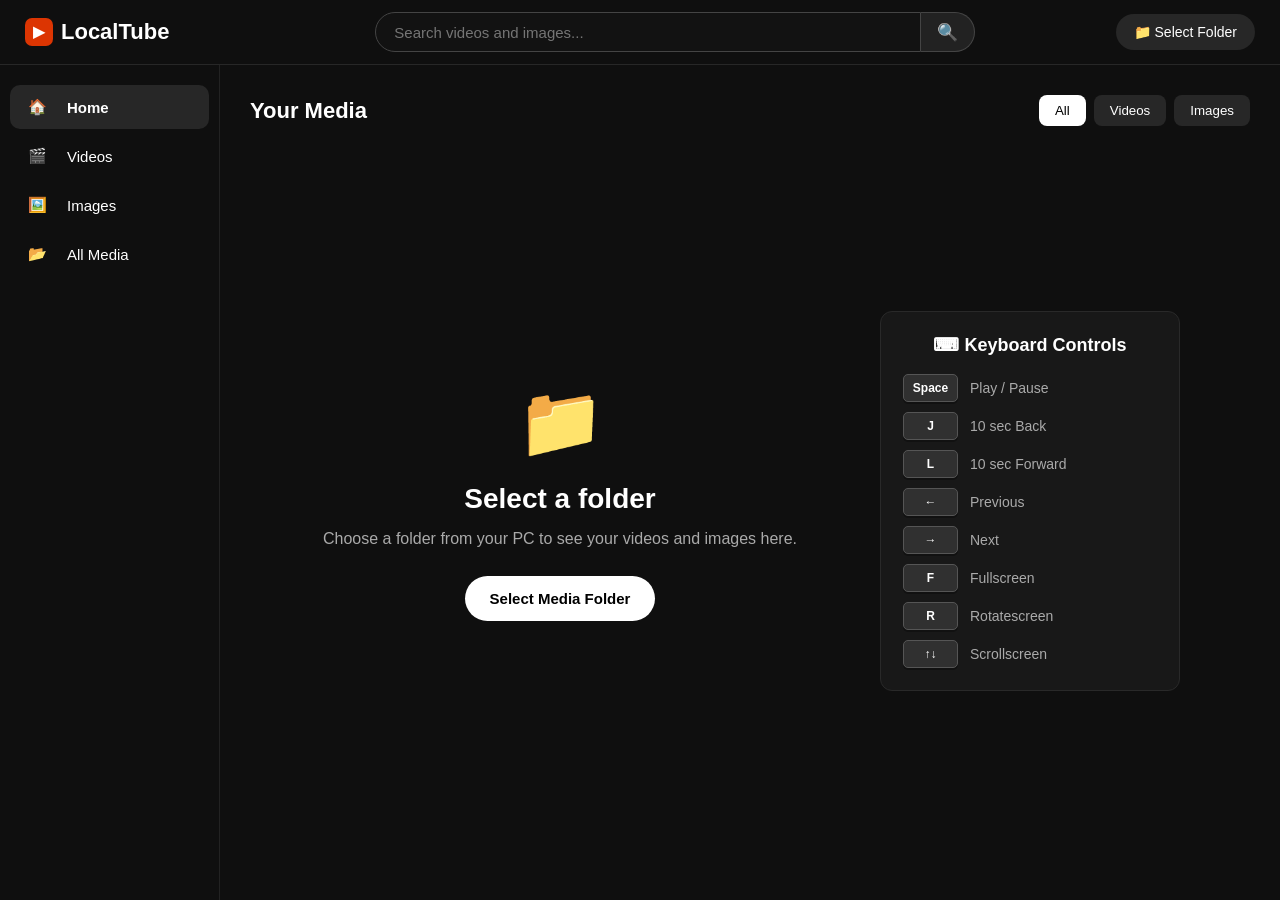
<file: Mix.html>
<!DOCTYPE html>
<html lang="en">

<head>
    <meta charset="UTF-8">
    <meta name="viewport" content="width=device-width, initial-scale=1.0">
    <title>LocalTube</title>
    <style>
        
/* ================= GENERAL ================= */

* {
    margin: 0;
    padding: 0;
    box-sizing: border-box;
}

body {
    font-family: Arial, Helvetica, sans-serif;
    background: #0f0f0f;
    color: white;
}


/* ================= HEADER ================= */

.header {
    height: 65px;

    display: flex;
    align-items: center;

    padding: 0 25px;

    background: #0f0f0f;
    color: white;

    border-bottom: 1px solid #272727;

    position: fixed;
    top: 0;
    left: 0;
    right: 0;

    z-index: 100;
}


/* LOGO */

.logo {
    width: 210px;

    display: flex;
    align-items: center;

    gap: 8px;

    font-size: 22px;
    font-weight: bold;
}

.play-icon {
    background: rgba(255, 60, 0, 0.854);

    padding: 5px 8px;

    border-radius: 7px;

    font-size: 15px;
}


/* SEARCH */

.search-box {
    flex: 1;

    max-width: 600px;

    margin: auto;

    display: flex;
}

.search-box input {

    width: 100%;

    height: 40px;

    background: #121212;

    border: 1px solid #444;

    border-radius: 22px 0 0 22px;

    color: white;

    padding: 0 18px;

    font-size: 15px;

    outline: none;
}

.search-box input:focus {
    border-color: #3ea6ff;
}

.search-box button {

    width: 60px;

    border: 1px solid #444;

    border-left: none;

    background: #222;

    color: white;

    border-radius: 0 22px 22px 0;

    cursor: pointer;

    font-size: 17px;
}


/* FOLDER BUTTON */

.folder-btn {

    background: #272727;

    color: white;

    border: none;

    padding: 10px 18px;

    border-radius: 20px;

    cursor: pointer;

    font-size: 14px;
}

.folder-btn:hover {
    background: #3a3a3a;
}


/* ================= SIDEBAR ================= */

.sidebar {

    position: fixed;

    top: 65px;
    left: 0;
    bottom: 0;

    width: 220px;

    background: #0f0f0f;

    padding: 20px 10px;

    border-right: 1px solid #222;
}

.side-item {

    display: flex;

    align-items: center;

    gap: 20px;

    padding: 13px 18px;

    border-radius: 10px;

    margin-bottom: 5px;

    cursor: pointer;

    font-size: 15px;
}

.side-item:hover {
    background: #272727;
}

.side-item.active {
    background: #272727;
    font-weight: bold;
}


/* ================= MAIN ================= */

.main {

    margin-left: 220px;

    padding: 95px 30px 30px;

}


/* TOP SECTION */

.top-section {

    display: flex;

    align-items: center;

    justify-content: space-between;

    margin-bottom: 25px;
}

.top-section h2 {
    font-size: 22px;
}


/* FILTER */

.filter-buttons {

    display: flex;

    gap: 8px;
}

.filter {

    background: #272727;

    border: none;

    color: white;

    padding: 8px 16px;

    border-radius: 8px;

    cursor: pointer;
}

.filter:hover {
    background: #3a3a3a;
}

.filter.active {
    background: white;
    color: black;
}


/* ================= MEDIA GRID ================= */

.media-grid {

    display: grid;

    grid-template-columns:
        repeat(auto-fill, minmax(240px, 1fr));

    gap: 25px 18px;
}


/* CARD */

.media-card {

    cursor: pointer;

    min-width: 0;
}

.thumbnail {

    width: 100%;

    aspect-ratio: 16 / 9;

    background: #222;

    border-radius: 10px;

    overflow: hidden;

    position: relative;

    display: flex;

    align-items: center;

    justify-content: center;
}

.thumbnail img,
.thumbnail video {

    width: 100%;
    height: 100%;

    object-fit: cover;
}


/* VIDEO ICON */

.video-icon {

    position: absolute;

    left: 10px;
    bottom: 10px;

    background: rgba(0,0,0,0.75);

    padding: 6px 9px;

    border-radius: 5px;

    font-size: 14px;
}


/* IMAGE ICON */

.image-icon {

    position: absolute;

    left: 10px;
    bottom: 10px;

    background: rgba(0,0,0,0.75);

    padding: 6px 9px;

    border-radius: 5px;
}


/* CARD TITLE */

.media-title {

    margin-top: 10px;

    font-size: 15px;

    line-height: 20px;

    white-space: nowrap;

    overflow: hidden;

    text-overflow: ellipsis;
}

.media-info {

    color: #aaa;

    font-size: 13px;

    margin-top: 5px;
}


/* ================= EMPTY ================= */

.empty-message {

    grid-column: 1 / -1;

    text-align: center;

    margin-top: 100px;

    color: #aaa;
}

.empty-icon {
    font-size: 60px;
    margin-bottom: 20px;
}

.empty-message h2 {
    color: white;
    margin-bottom: 10px;
}

.empty-message p {
    margin-bottom: 20px;
}

.empty-message button {

    background: white;

    border: none;

    padding: 12px 20px;

    border-radius: 20px;

    cursor: pointer;

    font-weight: bold;
}


/* ================= WATCH PAGE ================= */

.modal {

    position: fixed;

    inset: 0;

    background: #0f0f0f;

    display: none;

    z-index: 1000;

    overflow-y: auto;
}

.modal.show {
    display: block;
}


/* ================= WATCH LAYOUT ================= */

/* Main watch page: video on the left, recommendations on the right */
.watch-page {
    width: min(1400px, calc(100% - 40px));
    margin: 0 auto;
    padding: 25px 0 40px;

    display: grid;
    grid-template-columns: minmax(0, 1fr) 360px;
    column-gap: 20px;
    align-items: start;
}

/* Header spans the complete watch page */
.watch-header {
    grid-column: 1 / -1;
}

/* Keyboard guide on the home/watch area can span the full width */
.watch-page > .keyboard-guide {
    grid-column: 1 / -1;
}

/* Main video stays in the left column */
.watch-main {
    grid-column: 1;
    min-width: 0;
    width: 100%;
}

/* Recommendations stay beside the video */
.recommendations {
    grid-column: 2;
    grid-row: 2 / span 2;
}

/* More media stays below the complete player + recommendation area */
.watch-below {
    grid-column: 1 / -1;
}

/* ================= MAIN VIDEO ================= */

.watch-main {

    position: relative;

    min-width: 0;
    width: 100%;
}

.main-video {

    width: 100%;

    background: black;

    border-radius: 10px;

    overflow: hidden;

    display: flex;

    justify-content: center;

    align-items: center;

    min-height: 400px;
}


.main-video video {

    width: 100%;

    max-height: 75vh;

    display: block;

    background: black;
}


.main-video img {

    max-width: 100%;

    max-height: 75vh;

    display: none;

    object-fit: contain;
}


/* ================= VIDEO TITLE ================= */

#playerTitle {

    font-size: 20px;

    margin-top: 15px;

    color: white;

    word-break: break-word;
}


/* ================= CLOSE BUTTON ================= */

.close-btn {

    position: fixed;

    top: 20px;

    right: 25px;

    width: 42px;

    height: 42px;

    border: none;

    border-radius: 50%;

    background: #272727;

    color: white;

    font-size: 18px;

    cursor: pointer;

    z-index: 1100;
}

.close-btn:hover {

    background: #444;
}


/* ================= RECOMMENDATIONS ================= */

.recommendations {
    width: 100%;
    min-width: 0;
    padding: 0;
    margin: 0;
    max-height: none;
    overflow: visible;
}

.recommendations h2 {
    margin: 0 0 15px 0;
    font-size: 20px;
    font-weight: 600;
}

/* Recommendation list */
#recommendationList {
    display: flex;
    flex-direction: column;
    gap: 12px;
    width: 100%;
}

/* Recommendation card */
.recommendation-card {
    display: grid;
    grid-template-columns: 145px minmax(0, 1fr);
    gap: 10px;
    width: 100%;
    margin: 0;
    cursor: pointer;
    min-width: 0;
}

/* Thumbnail */
.recommendation-thumbnail {
    width: 145px;
    height: 82px;
    background: #222;
    border-radius: 7px;
    overflow: hidden;
    position: relative;
}

.recommendation-thumbnail img,
.recommendation-thumbnail video {
    width: 100%;
    height: 100%;
    object-fit: cover;
    display: block;
}

/* Text */
.recommendation-info {
    min-width: 0;
    overflow: hidden;
}

.recommendation-title {
    font-size: 14px;
    line-height: 19px;
    font-weight: 500;
    color: #eee;

    display: -webkit-box;
    -webkit-line-clamp: 2;
    -webkit-box-orient: vertical;
    overflow: hidden;
}

.recommendation-size {
    color: #aaa;
    font-size: 12px;
    margin-top: 5px;
}

.recommendation-card:hover .recommendation-title {
    color: #3ea6ff;
}

/* ================= HOVER PREVIEW ================= */

.thumbnail video.preview-video {

    width: 100%;

    height: 100%;

    object-fit: cover;

    display: block;
}


/* Small play indicator */

.preview-play {

    position: absolute;

    right: 8px;

    bottom: 8px;

    background: rgba(0, 0, 0, 0.75);

    padding: 5px 8px;

    border-radius: 5px;

    font-size: 12px;

    pointer-events: none;
}


/* ================= WATCH PAGE RESPONSIVE ================= */

@media (max-width: 1000px) {

    .watch-page {
        grid-template-columns: 1fr;
        width: min(100% - 30px, 900px);
    }

    .watch-main {
        grid-column: 1;
    }

    .recommendations {
        grid-column: 1;
        grid-row: auto;
        margin-top: 20px;
    }

    .recommendation-card {
        grid-template-columns: 180px minmax(0, 1fr);
    }

    .recommendation-thumbnail {
        width: 180px;
        height: 100px;
    }
}

@media (max-width: 600px) {

    .watch-page {
        width: 100%;
        padding: 15px 0 30px;
    }

    .main-video {
        border-radius: 0;
        min-height: 250px;
    }

    #playerTitle {
        padding: 0 15px;
        font-size: 17px;
    }

    .recommendations {
        padding: 15px;
    }

    .recommendation-card {
        grid-template-columns: 130px minmax(0, 1fr);
    }

    .recommendation-thumbnail {
        width: 130px;
        height: 73px;
    }
}

/* ================= RESPONSIVE ================= */

@media (max-width: 800px) {

    .sidebar {
        width: 70px;
    }

    .side-item span {
        display: none;
    }

    .side-item {
        justify-content: center;
        padding: 15px;
    }

    .main {
        margin-left: 70px;
    }

    .logo {
        width: auto;
        margin-right: 15px;
    }

    .logo span:last-child {
        display: none;
    }

    .folder-btn {
        padding: 9px;
        font-size: 0;
    }

    .folder-btn::after {
        content: "📁";
        font-size: 18px;
    }
}

/* ==========================================
   MEDIA PREVIOUS / NEXT BUTTONS
   ========================================== */

.media-nav {

    position: absolute;

    top: 50%;

    transform: translateY(-50%);

    width: 55px;

    height: 80px;

    border: none;

    background: rgba(0, 0, 0, 0.55);

    color: white;

    font-size: 42px;

    cursor: pointer;

    z-index: 20;

    opacity: 0;

    transition: 0.2s;

}


/* Show arrows when mouse is over player */

.main-video:hover .media-nav {

    opacity: 1;

}


/* Previous */

.media-nav.previous {

    left: 0;

    border-radius: 0 12px 12px 0;

}


/* Next */

.media-nav.next {

    right: 0;

    border-radius: 12px 0 0 12px;

}


/* Hover */

.media-nav:hover {

    background: rgba(0, 0, 0, 0.8);

}


/* ==========================================
   MEDIA DETAILS
   ========================================== */

.media-details {

    display: flex;

    gap: 20px;

    margin-top: 12px;

    color: #aaa;

    font-size: 14px;

}


/* No on-screen Previous / Next hint.
   Keyboard arrows are still handled by JavaScript. */

.media-details::after {
    content: none;
}


/* ==========================================
   MORE MEDIA BELOW PLAYER
   ========================================== */

.watch-below {

    grid-column: 1 / -1;

    margin-top: 20px;

    border-top: 1px solid #272727;

    padding-top: 25px;

}


.watch-below h2 {

    font-size: 20px;

    margin-bottom: 18px;

}


/* ==========================================
   BELOW MEDIA GRID
   ========================================== */

.below-media-grid {

    display: grid;

    grid-template-columns:
        repeat(auto-fill, minmax(220px, 1fr));

    gap: 22px 16px;

}


/* Card */

.below-media-card {

    cursor: pointer;

    min-width: 0;

}


/* Thumbnail */

.below-media-thumbnail {

    width: 100%;

    aspect-ratio: 16 / 9;

    background: #222;

    border-radius: 9px;

    overflow: hidden;

}


.below-media-thumbnail img,
.below-media-thumbnail video {

    width: 100%;

    height: 100%;

    object-fit: cover;

}


/* Title */

.below-media-title {

    margin-top: 9px;

    font-size: 14px;

    line-height: 19px;

    font-weight: 500;

    white-space: nowrap;

    overflow: hidden;

    text-overflow: ellipsis;

}


/* Info */

.below-media-info {

    margin-top: 5px;

    color: #aaa;

    font-size: 12px;

}


/* Hover */

.below-media-card:hover
.below-media-title {

    color: #3ea6ff;

}


/* ==========================================
   MOBILE
   ========================================== */

@media (max-width: 700px) {

    .below-media-grid {

        grid-template-columns:
            repeat(2, 1fr);

    }

}/* ==========================================
   MORE MEDIA BELOW PLAYER
   ========================================== */

.watch-below {

    grid-column: 1 / -1;

    margin-top: 20px;

    border-top: 1px solid #272727;

    padding-top: 25px;

}


.watch-below h2 {

    font-size: 20px;

    margin-bottom: 18px;

}


/* ==========================================
   BELOW MEDIA GRID
   ========================================== */

.below-media-grid {

    display: grid;

    grid-template-columns:
        repeat(auto-fill, minmax(220px, 1fr));

    gap: 22px 16px;

}


/* Card */

.below-media-card {

    cursor: pointer;

    min-width: 0;

}


/* Thumbnail */

.below-media-thumbnail {

    width: 100%;

    aspect-ratio: 16 / 9;

    background: #222;

    border-radius: 9px;

    overflow: hidden;

}


.below-media-thumbnail img,
.below-media-thumbnail video {

    width: 100%;

    height: 100%;

    object-fit: cover;

}


/* Title */

.below-media-title {

    margin-top: 9px;

    font-size: 14px;

    line-height: 19px;

    font-weight: 500;

    white-space: nowrap;

    overflow: hidden;

    text-overflow: ellipsis;

}


/* Info */

.below-media-info {

    margin-top: 5px;

    color: #aaa;

    font-size: 12px;

}


/* Hover */

.below-media-card:hover
.below-media-title {

    color: #3ea6ff;

}


/* ==========================================
   MOBILE
   ========================================== */

@media (max-width: 700px) {

    .below-media-grid {

        grid-template-columns:
            repeat(2, 1fr);

    }

}

/* ==========================================
   WATCH PAGE HEADER
   ========================================== */

.watch-header {

    grid-column: 1 / -1;

    height: 55px;

    display: flex;

    align-items: center;

    margin-bottom: 5px;

}


/* LocalTube logo button */

.watch-logo {

    display: flex;

    align-items: center;

    gap: 8px;

    background: transparent;

    border: none;

    color: white;

    font-size: 21px;

    font-weight: bold;

    cursor: pointer;

    padding: 5px 10px;

    border-radius: 8px;

}


.watch-logo:hover {

    background: #272727;

}


/* Logo play icon */

.watch-logo .play-icon {

    background: red;

    padding: 5px 8px;

    border-radius: 7px;

    font-size: 14px;

}

/* ==========================================
   WELCOME SCREEN
   ========================================== */

.welcome-screen {

    position: fixed;

    inset: 0;

    background: #0f0f0f;

    z-index: 5000;

    overflow-y: auto;

    display: flex;

    justify-content: center;

    align-items: center;

    padding: 40px 20px;

}


/* Welcome box */

.welcome-box {

    width: 100%;

    max-width: 950px;

    text-align: center;

}


/* Logo */

.welcome-logo {

    display: flex;

    justify-content: center;

    align-items: center;

    gap: 9px;

    font-size: 28px;

    font-weight: bold;

    margin-bottom: 25px;

}


.welcome-logo .play-icon {

    background: red;

    padding: 7px 11px;

    border-radius: 8px;

    font-size: 18px;

}


/* Heading */

.welcome-box h1 {

    font-size: 34px;

    margin-bottom: 10px;

}


.welcome-subtitle {

    color: #aaa;

    font-size: 17px;

    margin-bottom: 35px;

}


/* ==========================================
   MANUAL CARDS
   ========================================== */

.manual-grid {

    display: grid;

    grid-template-columns:
        repeat(3, 1fr);

    gap: 15px;

    text-align: left;

}


.manual-card {

    background: #181818;

    border: 1px solid #292929;

    border-radius: 12px;

    padding: 20px;

    transition: 0.2s;

}


.manual-card:hover {

    background: #222;

    transform: translateY(-2px);

}


.manual-icon {

    font-size: 30px;

    margin-bottom: 12px;

}


.manual-card h3 {

    font-size: 16px;

    margin-bottom: 8px;

}


.manual-card p {

    color: #aaa;

    font-size: 13px;

    line-height: 19px;

}


/* ==========================================
   START BUTTON
   ========================================== */

.start-button {

    margin-top: 30px;

    background: white;

    color: black;

    border: none;

    padding: 13px 24px;

    border-radius: 25px;

    font-size: 15px;

    font-weight: bold;

    cursor: pointer;

}


.start-button:hover {

    background: #ddd;

}


/* ==========================================
   WELCOME RESPONSIVE
   ========================================== */

@media (max-width: 800px) {

    .manual-grid {

        grid-template-columns:
            repeat(2, 1fr);

    }

}


@media (max-width: 500px) {

    .manual-grid {

        grid-template-columns: 1fr;

    }


    .welcome-box h1 {

        font-size: 26px;

    }

}

/* ==========================================
   KEYBOARD CONTROLS - TOP
   ========================================== */

.keyboard-guide {

    grid-column: 1 / -1;

    width: 100%;

    margin: 0 0 12px 0;

    padding: 8px 0;

    display: flex;

    align-items: center;

    gap: 18px;

}


/* Heading */

.keyboard-guide h3 {

    margin: 0;

    white-space: nowrap;

    font-size: 14px;

    color: #ddd;

}


/* Controls */

.keyboard-controls {

    display: flex;

    flex-wrap: wrap;

    gap: 7px;

}


/* Individual control */

.key-control {

    display: flex;

    align-items: center;

    gap: 6px;

    background: #181818;

    border: 1px solid #292929;

    padding: 5px 8px;

    border-radius: 6px;

    color: #aaa;

    font-size: 11px;

}


/* Keyboard key */

.key-control kbd {

    background: #303030;

    border: 1px solid #555;

    color: white;

    padding: 3px 6px;

    border-radius: 4px;

    font-family: Arial, sans-serif;

    font-size: 11px;

    font-weight: bold;

    box-shadow: 0 1px 0 #111;

}

/* ==========================================
   HOME EMPTY AREA
   ========================================== */

.empty-message {

    width: 100%;

    min-height: 500px;

    display: flex;

    align-items: center;

    justify-content: center;

    gap: 80px;

    padding: 40px;

    box-sizing: border-box;

}


/* ==========================================
   FOLDER SELECT AREA
   ========================================== */

.folder-empty-area {

    width: 480px;

    text-align: center;

}


.folder-empty-area .empty-icon {

    font-size: 70px;

    margin-bottom: 20px;

}


.folder-empty-area h2 {

    font-size: 28px;

    margin-bottom: 12px;

}


.folder-empty-area p {

    color: #aaa;

    font-size: 16px;

    line-height: 24px;

    margin-bottom: 25px;

}


.folder-empty-area button {

    background: white;

    color: black;

    border: none;

    padding: 14px 25px;

    border-radius: 25px;

    font-size: 15px;

    font-weight: bold;

    cursor: pointer;

}


.folder-empty-area button:hover {

    background: #ddd;

}


/* ==========================================
   HOME KEYBOARD MANUAL
   ========================================== */

.home-keyboard-guide {

    width: 300px;

    background: #181818;

    border: 1px solid #292929;

    border-radius: 12px;

    padding: 22px;

    box-sizing: border-box;

}


.home-keyboard-guide h3 {

    margin: 0 0 18px 0;

    font-size: 18px;

    color: white;

}


/* List */

.home-key-list {

    display: flex;

    flex-direction: column;

    gap: 10px;

}


/* Each key */

.home-key-item {

    display: flex;

    align-items: center;

    gap: 12px;

    color: #aaa;

    font-size: 14px;

}


/* Keyboard button */

.home-key-item kbd {

    min-width: 55px;

    text-align: center;

    background: #303030;

    border: 1px solid #555;

    color: white;

    padding: 6px 8px;

    border-radius: 5px;

    font-family: Arial, sans-serif;

    font-size: 12px;

    font-weight: bold;

    box-shadow: 0 2px 0 #111;

}


/* ==========================================
   RESPONSIVE
   ========================================== */

@media (max-width: 900px) {

    .empty-message {

        flex-direction: column;

        gap: 35px;

    }


    .folder-empty-area {

        width: 100%;

        max-width: 480px;

    }


    .home-keyboard-guide {

        width: 100%;

        max-width: 480px;

    }

}

/* ================= FINAL WATCH LAYOUT OVERRIDES ================= */

.watch-header {
    grid-column: 1 / -1;
}

.watch-page > .watch-main {
    grid-column: 1;
}

.watch-page > .recommendations {
    grid-column: 2;
    grid-row: 2 / span 2;
    align-self: start;
}

.watch-page > .watch-below {
    grid-column: 1 / -1;
}

/* Recommended videos never get their own scrollbar */
.recommendations,
#recommendationList {
    max-height: none;
    overflow: visible;
}

@media (max-width: 1000px) {
    .watch-page > .recommendations {
        grid-column: 1;
        grid-row: auto;
    }
}

/* =====================================================
   FINAL FIX — VIDEO LEFT + RECOMMENDED RIGHT
   ===================================================== */

/* Watch page */
.watch-page {
    position: relative;

    width: calc(100% - 60px);
    max-width: 1500px;

    margin: 0 auto;

    padding: 25px 380px 40px 0;
}


/* LocalTube header */
.watch-header {
    width: 100%;
    margin-bottom: 15px;
}


/* Main video */
.watch-main {
    width: 100%;
    min-width: 0;
}


/* ==========================================
   RECOMMENDED — FORCE RIGHT SIDE
   ========================================== */

.watch-page .recommendations {

    position: absolute;

    top: 90px;
    right: 0;

    width: 350px;

    margin: 0;
    padding: 0;

    display: block;

    max-height: none;
    overflow: visible;

    z-index: 5;
}


/* Recommended heading */

.watch-page .recommendations h2 {

    margin: 0 0 15px 0;

    font-size: 20px;
    line-height: 25px;

}


/* Recommendation list */

.watch-page #recommendationList {

    display: flex;

    flex-direction: column;

    gap: 12px;

    width: 100%;

    max-height: none;

    overflow: visible;
}


/* Individual recommendation */

.watch-page .recommendation-card {

    display: grid;

    grid-template-columns: 145px minmax(0, 1fr);

    gap: 10px;

    width: 100%;

    margin: 0;

    cursor: pointer;

    min-width: 0;
}


/* Thumbnail */

.watch-page .recommendation-thumbnail {

    width: 145px;
    height: 82px;

    background: #222;

    border-radius: 7px;

    overflow: hidden;
}


.watch-page .recommendation-thumbnail img,
.watch-page .recommendation-thumbnail video {

    width: 100%;
    height: 100%;

    object-fit: cover;

    display: block;
}


/* Recommendation text */

.watch-page .recommendation-info {

    min-width: 0;

    overflow: hidden;
}


.watch-page .recommendation-title {

    font-size: 14px;

    line-height: 18px;

    font-weight: 500;

    color: #eee;

    display: -webkit-box;

    -webkit-line-clamp: 2;

    -webkit-box-orient: vertical;

    overflow: hidden;
}


.watch-page .recommendation-size {

    margin-top: 5px;

    color: #aaa;

    font-size: 12px;
}


/* Hover */

.watch-page .recommendation-card:hover
.recommendation-title {

    color: #3ea6ff;
}


/* ==========================================
   MORE MEDIA
   ========================================== */

.watch-page .watch-below {

    width: 100%;

    margin-top: 25px;
}


/* ==========================================
   DESKTOP
   ========================================== */

@media (min-width: 1001px) {

    .watch-page {

        padding-right: 380px;

    }

}


/* ==========================================
   TABLET / MOBILE
   ========================================== */

@media (max-width: 1000px) {

    .watch-page {

        width: 100%;

        padding: 20px;

    }


    .watch-page .recommendations {

        position: static;

        width: 100%;

        margin-top: 25px;

    }


    .watch-page .recommendation-card {

        grid-template-columns: 180px minmax(0, 1fr);

    }


    .watch-page .recommendation-thumbnail {

        width: 180px;

        height: 100px;

    }

}

/* =========================================================
   FINAL WATCH PAGE LAYOUT
   VIDEO = LARGE LEFT
   RECOMMENDED = RIGHT
   ========================================================= */

.watch-page {

    width: calc(100% - 80px);

    max-width: none;

    margin: 0 auto;

    padding: 25px 0 40px;

    display: grid;

    grid-template-columns: minmax(0, 1fr) 350px;

    column-gap: 20px;

    row-gap: 0;

    align-items: start;

}


/* =========================================================
   LOCAL TUBE HEADER
   ========================================================= */

.watch-page .watch-header {

    grid-column: 1 / -1;

    width: 100%;

    margin-bottom: 20px;

}


/* =========================================================
   VIDEO AREA
   ========================================================= */

.watch-page .watch-main {

    grid-column: 1;

    grid-row: 2;

    width: 100%;

    min-width: 0;

    max-width: none;

}


/* Video container */

.watch-page .main-video {

    width: 100%;

    aspect-ratio: 16 / 9;

    min-height: 0;

    max-height: none;

    background: #000;

    border-radius: 10px;

    overflow: hidden;

}


/* Video */

.watch-page .main-video video {

    width: 100%;

    height: 100%;

    max-height: none;

    object-fit: contain;

    display: block;

}


/* Image */

.watch-page .main-video img {

    width: 100%;

    height: 100%;

    max-width: none;

    max-height: none;

    object-fit: contain;

}


/* =========================================================
   RECOMMENDED
   ========================================================= */

.watch-page .recommendations {

    grid-column: 2;

    grid-row: 2;

    position: static;

    width: 350px;

    min-width: 0;

    max-width: 350px;

    margin: 0;

    padding: 0;

    overflow: visible;

    max-height: none;

}


/* Heading */

.watch-page .recommendations h2 {

    margin: 0 0 15px 0;

    font-size: 20px;

    line-height: 25px;

}


/* List */

.watch-page #recommendationList {

    display: flex;

    flex-direction: column;

    gap: 12px;

    width: 100%;

    overflow: visible;

    max-height: none;

}


/* =========================================================
   RECOMMENDATION CARD
   ========================================================= */

.watch-page .recommendation-card {

    display: grid;

    grid-template-columns: 145px minmax(0, 1fr);

    gap: 10px;

    width: 100%;

    min-width: 0;

    margin: 0;

}


/* Thumbnail */

.watch-page .recommendation-thumbnail {

    width: 145px;

    height: 82px;

    border-radius: 7px;

    overflow: hidden;

    background: #181818;

}


.watch-page .recommendation-thumbnail img,

.watch-page .recommendation-thumbnail video {

    width: 100%;

    height: 100%;

    object-fit: cover;

    display: block;

}


/* =========================================================
   RECOMMENDATION TEXT
   ========================================================= */

.watch-page .recommendation-info {

    min-width: 0;

    overflow: hidden;

}


.watch-page .recommendation-title {

    font-size: 13px;

    line-height: 17px;

    color: #eee;

    font-weight: 500;

    display: -webkit-box;

    -webkit-line-clamp: 2;

    -webkit-box-orient: vertical;

    overflow: hidden;

}


.watch-page .recommendation-size {

    margin-top: 5px;

    font-size: 12px;

    color: #999;

}


/* =========================================================
   MORE FROM YOUR MEDIA
   ========================================================= */

.watch-page .watch-below {

    grid-column: 1 / -1;

    grid-row: 3;

    width: 100%;

    margin-top: 25px;

}


/* =========================================================
   REMOVE RECOMMENDATION SCROLLBAR
   ========================================================= */

.watch-page .recommendations,

.watch-page #recommendationList {

    overflow-y: visible;

    overflow-x: visible;

    max-height: none;

}


/* =========================================================
   SMALL SCREEN
   ========================================================= */

@media (max-width: 1000px) {

    .watch-page {

        width: calc(100% - 30px);

        display: block;

    }


    .watch-page .watch-main {

        width: 100%;

    }


    .watch-page .recommendations {

        width: 100%;

        max-width: none;

        margin-top: 25px;

    }


    .watch-page .recommendation-card {

        grid-template-columns: 160px minmax(0, 1fr);

    }


    .watch-page .recommendation-thumbnail {

        width: 160px;

        height: 90px;

    }

}

/* =========================================================
   FINAL FIX
   VIDEO LEFT + RECOMMENDED RIGHT
   ========================================================= */

.watch-page {
    position: relative !important;

    width: calc(100% - 80px) !important;

    max-width: none !important;

    margin: 0 auto !important;

    padding: 25px 0 40px 0 !important;

    display: block !important;
}


/* =========================================================
   WATCH HEADER
   ========================================================= */

.watch-header {
    width: 100% !important;

    margin-bottom: 20px !important;
}


/* =========================================================
   VIDEO AREA
   ========================================================= */

.watch-main {
    width: calc(100% - 370px) !important;

    max-width: none !important;

    min-width: 0 !important;

    margin: 0 !important;
}


/* Video box */

.main-video {
    width: 100% !important;

    aspect-ratio: 16 / 9 !important;

    height: auto !important;

    min-height: 0 !important;

    max-height: none !important;

    background: #000;

    border-radius: 10px;

    overflow: hidden;
}


/* Video */

.main-video video {
    width: 100% !important;

    height: 100% !important;

    max-width: none !important;

    max-height: none !important;

    object-fit: contain;
}


/* Image */

.main-video img {
    width: 100% !important;

    height: 100% !important;

    max-width: none !important;

    max-height: none !important;

    object-fit: contain;
}


/* =========================================================
   RECOMMENDED — RIGHT SIDE
   ========================================================= */

.recommendations {
    position: absolute !important;

    top: 90px !important;

    right: 0 !important;

    width: 350px !important;

    max-width: 350px !important;

    min-width: 350px !important;

    margin: 0 !important;

    padding: 0 !important;

    display: block !important;

    grid-column: unset !important;

    grid-row: unset !important;

    overflow: visible !important;

    max-height: none !important;
}


/* Heading */

.recommendations h2 {
    margin: 0 0 15px 0 !important;

    font-size: 20px !important;

    line-height: 25px !important;
}


/* List */

#recommendationList {
    width: 100% !important;

    display: flex !important;

    flex-direction: column !important;

    gap: 12px !important;

    overflow: visible !important;

    max-height: none !important;
}


/* =========================================================
   RECOMMENDATION CARD
   ========================================================= */

.recommendation-card {
    width: 100% !important;

    display: grid !important;

    grid-template-columns: 145px minmax(0, 1fr) !important;

    gap: 10px !important;

    margin: 0 !important;

    min-width: 0 !important;
}


/* Thumbnail */

.recommendation-thumbnail {
    width: 145px !important;

    height: 82px !important;

    border-radius: 7px !important;

    overflow: hidden !important;

    background: #181818;
}


.recommendation-thumbnail img,
.recommendation-thumbnail video {
    width: 100% !important;

    height: 100% !important;

    object-fit: cover !important;

    display: block;
}


/* Text */

.recommendation-info {
    min-width: 0 !important;

    overflow: hidden !important;
}


.recommendation-title {
    font-size: 13px !important;

    line-height: 17px !important;

    font-weight: 500 !important;

    display: -webkit-box !important;

    -webkit-line-clamp: 2 !important;

    -webkit-box-orient: vertical !important;

    overflow: hidden !important;
}


.recommendation-size {
    margin-top: 5px !important;

    font-size: 12px !important;

    color: #999 !important;
}


/* =========================================================
   MORE MEDIA
   ========================================================= */

.watch-below {
    width: calc(100% - 370px) !important;

    margin-top: 25px !important;

    clear: both !important;
}


/* =========================================================
   MOBILE / SMALL SCREEN
   ========================================================= */

@media (max-width: 1000px) {

    .watch-page {
        width: calc(100% - 30px) !important;

        padding: 20px 0 30px !important;
    }


    .watch-main {
        width: 100% !important;
    }


    .recommendations {
        position: static !important;

        width: 100% !important;

        max-width: none !important;

        min-width: 0 !important;

        margin-top: 25px !important;
    }


    .watch-below {
        width: 100% !important;
    }

}

/* ==========================================
   HIDE SCROLLBAR ON WATCH PAGE
   ========================================== */

body.watching-media {
    scrollbar-width: none;
}

body.watching-media::-webkit-scrollbar {
    display: none;
}

/* ==========================================
   NO SCROLLBAR WHILE WATCHING
   ========================================== */

body.watching-media {
    scrollbar-width: none;
}

body.watching-media::-webkit-scrollbar {
    display: none;
    width: 0;
}


/* LocalTube watch modal */
body.watching-media #playerModal {
    scrollbar-width: none;
    -ms-overflow-style: none;
}

body.watching-media #playerModal::-webkit-scrollbar {
    display: none;
    width: 0;
}


/* Watch page */
body.watching-media .watch-page {
    scrollbar-width: none;
    -ms-overflow-style: none;
}

body.watching-media .watch-page::-webkit-scrollbar {
    display: none;
    width: 0;
}


/* Recommendation list */
body.watching-media .recommendations {
    scrollbar-width: none;
    -ms-overflow-style: none;
}

body.watching-media .recommendations::-webkit-scrollbar {
    display: none;
    width: 0;
}

/* ==========================================
   VIDEO WRAPPER
   ========================================== */

.video-wrapper {
    width: 100%;
    height: 100%;
    display: flex;
    align-items: center;
    justify-content: center;
    overflow: hidden;
    position: relative;
}


/* ==========================================
   MAIN VIDEO
   ========================================== */

#videoPlayer {
    width: 100%;
    height: 100%;
    object-fit: contain;
    transition: transform 0.3s ease;
}


/* ==========================================
   CUSTOM VIDEO CONTROLS
   ========================================== */

.custom-video-controls {
    width: 100%;
    min-height: 50px;

    display: flex;
    align-items: center;
    gap: 12px;

    padding: 8px 12px;

    box-sizing: border-box;
}


/* ==========================================
   CONTROL BUTTONS
   ========================================== */

.custom-video-controls button {
    border: none;
    background: #222;
    color: white;

    padding: 8px 12px;

    border-radius: 6px;

    cursor: pointer;

    font-size: 14px;
}


.custom-video-controls button:hover {
    background: #333;
}


/* ==========================================
   PROGRESS BAR
   ========================================== */

#videoProgress {
    flex: 1;
    cursor: pointer;
}


/* ==========================================
   TIME
   ========================================== */

#videoCurrentTime,
#videoDuration {
    color: white;
    font-size: 13px;
    white-space: nowrap;
}


/* ==========================================
   HIDE OLD PREVIOUS / NEXT
   ========================================== */

.media-nav {
    display: none !important;
}

/* =========================================================
   LOCAL TUBE - FINAL PLAYER FIXES
   ========================================================= */

/* The old side arrows are intentionally not used. */
.media-nav {
    display: none !important;
}

/* Video area remains on the left; recommendations stay on the right. */
.watch-page {
    position: relative !important;
}

/* The wrapper is the fixed 16:9 area. Rotation is applied only to
   the video, not to the controls below it. */
.video-wrapper {
    width: 100%;
    height: 100%;
    display: flex;
    align-items: center;
    justify-content: center;
    overflow: hidden;
    position: relative;
    background: #000;
}

#videoPlayer {
    width: 100%;
    height: 100%;
    max-width: 100%;
    max-height: 100%;
    object-fit: contain;
    display: block;
    background: #000;
    transform-origin: center center;
    transition: transform 0.25s ease;
}

/* Custom controls are OUTSIDE the video wrapper, so they never rotate. */
.custom-video-controls {
    width: 100%;
    min-height: 52px;
    display: flex;
    align-items: center;
    gap: 10px;
    padding: 9px 0;
    box-sizing: border-box;
}

.custom-video-controls button {
    flex: 0 0 auto;
    border: 1px solid #333;
    background: #202020;
    color: #fff;
    padding: 8px 12px;
    border-radius: 7px;
    cursor: pointer;
    font-size: 13px;
    white-space: nowrap;
}

.custom-video-controls button:hover {
    background: #333;
}

.custom-video-controls button:active {
    transform: translateY(1px);
}

#videoProgress {
    flex: 1 1 auto;
    min-width: 80px;
    cursor: pointer;
    accent-color: #fff;
}

#videoCurrentTime,
#videoDuration {
    color: #aaa;
    font-size: 13px;
    white-space: nowrap;
    min-width: 34px;
    text-align: center;
}

/* No old native-video control bar. */
#videoPlayer:not([controls]) {
    outline: none;
}

@media (max-width: 700px) {
    .custom-video-controls {
        gap: 6px;
        padding: 8px 0;
    }

    .custom-video-controls button {
        padding: 7px 8px;
        font-size: 12px;
    }

    #rotateVideoBtn {
        font-size: 0;
    }

    #rotateVideoBtn::before {
        content: "🔄";
        font-size: 16px;
    }

    #videoCurrentTime,
    #videoDuration {
        font-size: 11px;
    }
}
.video-wrapper:fullscreen {
    width: 100vw;
    height: 100vh;
    border-radius: 0;
}
.video-wrapper:fullscreen #videoPlayer {
    width: 100%;
    height: 100%;
    max-width: none;
    max-height: none;
}
    </style>
</head>

<body>

    <!-- ================= HEADER ================= -->
    <header class="header">
        <div class="logo">
            <span class="play-icon">▶</span>
            <span>LocalTube</span>
        </div>

        <div class="search-box">
            <input
                type="text"
                id="searchInput"
                placeholder="Search videos and images..."
            >
            <button id="searchBtn">🔍</button>
        </div>

        <button id="folderBtn" class="folder-btn">
            📁 Select Folder
        </button>

        <input
            type="file"
            id="folderInput"
            webkitdirectory
            multiple
            hidden
        >
    </header>

    <!-- ================= SIDEBAR ================= -->
    <aside class="sidebar">
        <div class="side-item active">
            🏠
            <span>Home</span>
        </div>

        <div class="side-item" id="videosFilter">
            🎬
            <span>Videos</span>
        </div>

        <div class="side-item" id="imagesFilter">
            🖼️
            <span>Images</span>
        </div>

        <div class="side-item" id="allFilter">
            📂
            <span>All Media</span>
        </div>
    </aside>

    <!-- ================= MAIN ================= -->
    <main class="main">
        <div class="top-section">
            <h2 id="pageTitle">Your Media</h2>

            <div class="filter-buttons">
                <button class="filter active" data-filter="all">All</button>
                <button class="filter" data-filter="video">Videos</button>
                <button class="filter" data-filter="image">Images</button>
            </div>
        </div>

        <div id="mediaGrid" class="media-grid">
            <div class="empty-message">
                <div class="folder-empty-area">
                    <div class="empty-icon">📁</div>
                    <h2>Select a folder</h2>
                    <p>
                        Choose a folder from your PC to see your
                        videos and images here.
                    </p>
                    <button id="selectFolderEmpty">
                        Select Media Folder
                    </button>
                </div>

                <div class="home-keyboard-guide">
                    <h3>⌨ Keyboard Controls</h3>

                    <div class="home-key-list">
                        <div class="home-key-item">
                            <kbd>Space</kbd>
                            <span>Play / Pause</span>
                        </div>
                        <div class="home-key-item">
                            <kbd>J</kbd>
                            <span>10 sec Back</span>
                        </div>
                        <div class="home-key-item">
                            <kbd>L</kbd>
                            <span>10 sec Forward</span>
                        </div>
                        <div class="home-key-item">
                            <kbd>←</kbd>
                            <span>Previous</span>
                        </div>
                        <div class="home-key-item">
                            <kbd>→</kbd>
                            <span>Next</span>
                        </div>
                        <div class="home-key-item">
                            <kbd>F</kbd>
                            <span>Fullscreen</span>
                        </div>
                        <div class="home-key-item">
                            <kbd>R</kbd>
                            <span>Rotatescreen</span>
                        </div>
                         <div class="home-key-item">
                            <kbd>↑↓</kbd>
                            <span>Scrollscreen</span>
                        </div>
                    </div>
                </div>
            </div>
        </div>
    </main>

    <!-- ================= WATCH PAGE ================= -->
    <div id="playerModal" class="modal">
        <div class="watch-page">

            <div class="watch-header">
                <button
                    id="watchHomeBtn"
                    class="watch-logo"
                    title="Back to Home"
                >
                    <span class="play-icon">▶</span>
                    <span>LocalTube</span>
                </button>
            </div>

            <div class="watch-content">
                <div class="watch-main">

                    <button id="closePlayer" class="close-btn">
                        ✕
                    </button>

                    <!-- ================= MAIN VIDEO ================= -->
                    <div class="main-video">
                        <div class="video-wrapper">
                            <video
                                id="videoPlayer"
                                autoplay
                                playsinline
                            ></video>
                        </div>

                        <img id="imageViewer" alt="Image">
                    </div>

                    <h2 id="playerTitle"></h2>

                    <!-- ================= CUSTOM VIDEO CONTROLS ================= -->
                    <div
                        id="customVideoControls"
                        class="custom-video-controls"
                    >
                        <button id="playPauseBtn" type="button" title="Play / Pause">
                            ▶
                        </button>

                        <span id="videoCurrentTime">0:00</span>

                        <input
                            type="range"
                            id="videoProgress"
                            min="0"
                            max="100"
                            value="0"
                            step="0.1"
                            aria-label="Video progress"
                        >

                        <span id="videoDuration">0:00</span>

                        <button
                            id="rotateVideoBtn"
                            type="button"
                            title="Rotate Video"
                        >
                            🔄 Rotate
                        </button>

                        <button
                            id="fullscreenVideoBtn"
                            type="button"
                            title="Fullscreen"
                        >
                            ⛶
                        </button>
                    </div>

                    <div id="mediaDetails" class="media-details">
                        <span id="mediaType"></span>
                        <span id="mediaSize"></span>
                    </div>
                </div>

                <!-- ================= RECOMMENDATIONS ================= -->
                <aside class="recommendations">
                    <h2>Recommended</h2>
                    <div id="recommendationList"></div>
                </aside>
            </div>

            <!-- ================= MORE MEDIA ================= -->
            <section class="watch-below">
                <h2>More from your media</h2>
                <div id="belowMediaGrid" class="below-media-grid"></div>
            </section>
        </div>
    </div>

    <script>
        
// ==========================================
// LOCAL TUBE - MAIN JAVASCRIPT
// ==========================================


// ==========================================
// GET HTML ELEMENTS
// ==========================================

const folderBtn = document.getElementById("folderBtn");
const folderInput = document.getElementById("folderInput");
const selectFolderEmpty = document.getElementById("selectFolderEmpty");

const mediaGrid = document.getElementById("mediaGrid");
const searchInput = document.getElementById("searchInput");

const playerModal = document.getElementById("playerModal");
const videoPlayer = document.getElementById("videoPlayer");
const imageViewer = document.getElementById("imageViewer");

const playerTitle = document.getElementById("playerTitle");
const closePlayer = document.getElementById("closePlayer");

const recommendationList =
    document.getElementById("recommendationList");

const belowMediaGrid =
    document.getElementById("belowMediaGrid");

const mediaType =
    document.getElementById("mediaType");

const mediaSize =
    document.getElementById("mediaSize");

const watchHomeBtn =
    document.getElementById("watchHomeBtn");
const rotateVideoBtn =
    document.getElementById("rotateVideoBtn");


// ==========================================
// MEDIA STATE
// ==========================================

let mediaFiles = [];

let currentMediaFile = null;

let currentFilter = "all";

let videoRotation = 0;




// ==========================================
// OBJECT URL MANAGEMENT
// ==========================================

// Saare temporary object URLs yahan store honge.
// Isse unnecessary memory usage control hota hai.

const objectUrls = new Set();


function createMediaURL(file) {

    const url = URL.createObjectURL(file);

    objectUrls.add(url);

    return url;

}


function revokeMediaURL(url) {

    if (!url) {
        return;
    }

    if (objectUrls.has(url)) {

        URL.revokeObjectURL(url);

        objectUrls.delete(url);

    }

}












// ==========================================
// READ ALL MEDIA FILES
// ==========================================

async function readFolderFiles(folderHandle) {

    const files = [];


    async function readDirectory(directory) {

        for await (
            const entry of directory.values()
        ) {

            // ==================================
            // FILE
            // ==================================

            if (
                entry.kind === "file"
            ) {

                try {

                    const file =
                        await entry.getFile();


                    const isVideo =
                        file.type.startsWith(
                            "video/"
                        );


                    const isImage =
                        file.type.startsWith(
                            "image/"
                        );


                    if (
                        isVideo ||
                        isImage
                    ) {

                        files.push(file);

                    }

                }

                catch (error) {

                    console.warn(
                        "File read error:",
                        entry.name,
                        error
                    );

                }

            }


            // ==================================
            // SUB-FOLDER
            // ==================================

            else if (
                entry.kind === "directory"
            ) {

                try {

                    await readDirectory(
                        entry
                    );

                }

                catch (error) {

                    console.warn(
                        "Directory read error:",
                        entry.name,
                        error
                    );

                }

            }

        }

    }


    await readDirectory(
        folderHandle
    );


    return files;

}


// ==========================================
// SELECT FOLDER
// ==========================================

async function chooseFolder() {

    // ======================================
    // MODERN BROWSER
    // ======================================

    if (
        "showDirectoryPicker" in window
    ) {

        try {

            const folderHandle =
                await window.showDirectoryPicker({
                    mode: "read"
                });


            // ==================================
            // REQUEST PERMISSION
            // ==================================

            const permission =
                await folderHandle.requestPermission({
                    mode: "read"
                });


            if (
                permission !== "granted"
            ) {

                console.log(
                    "Folder permission denied."
                );

                return;

            }


          


            // ==================================
            // READ MEDIA
            // ==================================

            const files =
                await readFolderFiles(
                    folderHandle
                );


            mediaFiles =
                files;


            console.log(
                "Opened folder:",
                folderHandle.name
            );


            console.log(
                "Media files:",
                mediaFiles.length
            );


            showMedia();

        }

        catch (error) {

            if (
                error.name === "AbortError"
            ) {

                return;

            }


            console.error(
                "Folder picker error:",
                error
            );

        }

    }


    // ======================================
    // OLD BROWSER FALLBACK
    // ======================================

    else {

        folderInput.click();

    }

}


// ==========================================
// FOLDER BUTTONS
// ==========================================

if (folderBtn) {

    folderBtn.addEventListener(
        "click",
        chooseFolder
    );

}


if (selectFolderEmpty) {

    selectFolderEmpty.addEventListener(
        "click",
        chooseFolder
    );

}


// ==========================================
// OLD BROWSER FOLDER INPUT
// ==========================================

if (folderInput) {

    folderInput.addEventListener(
        "change",
        function (event) {

            const files =
                Array.from(
                    event.target.files
                );


            mediaFiles =
                files.filter(function (file) {

                    return (
                        file.type.startsWith("video/") ||
                        file.type.startsWith("image/")
                    );

                });


            console.log(
                "Selected media:",
                mediaFiles
            );


            showMedia();


            // Same folder dobara select kar sake
            folderInput.value = "";

        }
    );

}


// ==========================================
// SHOW MEDIA
// ==========================================

function showMedia() {

    mediaGrid.innerHTML = "";


    // ======================================
    // FILTER
    // ======================================

    let filteredFiles =
        mediaFiles.filter(function (file) {

            if (
                currentFilter === "video"
            ) {

                return file.type.startsWith(
                    "video/"
                );

            }


            if (
                currentFilter === "image"
            ) {

                return file.type.startsWith(
                    "image/"
                );

            }


            return true;

        });


    // ======================================
    // SEARCH
    // ======================================

    const searchText =
        searchInput.value
            .toLowerCase()
            .trim();


    if (
        searchText !== ""
    ) {

        filteredFiles =
            filteredFiles.filter(function (file) {

                return file.name
                    .toLowerCase()
                    .includes(
                        searchText
                    );

            });

    }


    // ======================================
    // EMPTY
    // ======================================

    if (
        filteredFiles.length === 0
    ) {

        mediaGrid.innerHTML = `
            <div class="empty-message">

                <div class="empty-icon">
                    😕
                </div>

                <h2>No media found</h2>

                <p>
                    Try another search or select another folder.
                </p>

            </div>
        `;

        return;

    }


    // ======================================
    // CREATE CARDS
    // ======================================

    filteredFiles.forEach(function (file) {

        createMediaCard(file);

    });

}


// ==========================================
// CREATE MEDIA CARD
// ==========================================

function createMediaCard(file) {

    const card =
        document.createElement("div");


    card.className =
        "media-card";


    const thumbnail =
        document.createElement("div");


    thumbnail.className =
        "thumbnail";


    const url =
        createMediaURL(file);


    // ======================================
    // VIDEO
    // ======================================

    if (
        file.type.startsWith("video/")
    ) {

        const video =
            document.createElement("video");


        video.src = url;

        video.muted = true;

        video.playsInline = true;

        video.preload = "metadata";

        video.className =
            "preview-video";


        thumbnail.appendChild(
            video
        );


        const icon =
            document.createElement("div");


        icon.className =
            "preview-play";

        icon.innerText =
            "▶ Preview";


        thumbnail.appendChild(
            icon
        );


        // ==================================
        // HOVER START
        // ==================================

        card.addEventListener(
            "mouseenter",
            function () {

                video.currentTime = 0;

                video.play().catch(
                    function () {}
                );

            }
        );


        // ==================================
        // HOVER STOP
        // ==================================

        card.addEventListener(
            "mouseleave",
            function () {

                video.pause();

                video.currentTime = 0;

            }
        );

    }


    // ======================================
    // IMAGE
    // ======================================

    else {

        const image =
            document.createElement("img");


        image.src = url;

        image.alt = file.name;

        image.loading = "lazy";


        thumbnail.appendChild(
            image
        );


        const icon =
            document.createElement("div");


        icon.className =
            "image-icon";

        icon.innerText =
            "🖼 Image";


        thumbnail.appendChild(
            icon
        );

    }


    // ======================================
    // TITLE
    // ======================================

    const title =
        document.createElement("div");


    title.className =
        "media-title";


    title.innerText =
        file.name;


    // ======================================
    // SIZE
    // ======================================

    const info =
        document.createElement("div");


    info.className =
        "media-info";


    info.innerText =
        formatFileSize(
            file.size
        );


    // ======================================
    // ADD TO CARD
    // ======================================

    card.appendChild(
        thumbnail
    );

    card.appendChild(
        title
    );

    card.appendChild(
        info
    );


    // ======================================
    // OPEN MEDIA
    // ======================================

    card.addEventListener(
        "click",
        function () {

            openMedia(file);

        }
    );


    mediaGrid.appendChild(
        card
    );

}


// ==========================================
// FILE SIZE
// ==========================================

function formatFileSize(bytes) {

    const sizeMB =
        bytes / (1024 * 1024);


    return (
        sizeMB.toFixed(1) +
        " MB"
    );

}


// ==========================================
// OPEN MEDIA
// ==========================================

function openMedia(file) {

    currentMediaFile =
        file;

    // Every newly opened media starts at normal orientation.
    resetVideoRotation();


    const url =
        createMediaURL(file);


    playerModal.classList.add(
        "show"
    );


    document.body.classList.add(
        "watching-media"
    );


    // ======================================
    // TITLE
    // ======================================

    playerTitle.innerText =
        file.name;


    // ======================================
    // SIZE
    // ======================================

    mediaSize.innerText =
        formatFileSize(
            file.size
        );


    // ======================================
    // VIDEO
    // ======================================

    if (
        file.type.startsWith("video/")
    ) {

        if (customVideoControls) {
            customVideoControls.style.display = "flex";
        }

        mediaType.innerText =
            "🎬 Video";


        imageViewer.style.display =
            "none";


        videoPlayer.style.display =
            "block";

        if (videoProgress) {
            videoProgress.value = 0;
        }

        if (videoCurrentTime) {
            videoCurrentTime.innerText = "0:00";
        }

        if (videoDuration) {
            videoDuration.innerText = "0:00";
        }

        videoPlayer.src =
            url;


        videoPlayer.muted =
            false;


        videoPlayer.play().catch(
            function (error) {

                console.log(
                    "Video autoplay blocked:",
                    error
                );

            }
        );

    }


    // ======================================
    // IMAGE
    // ======================================

    else {

        if (customVideoControls) {
            customVideoControls.style.display = "none";
        }

        mediaType.innerText =
            "🖼 Image";


        videoPlayer.pause();

        videoPlayer.removeAttribute(
            "src"
        );


        videoPlayer.style.display =
            "none";


        imageViewer.style.display =
            "block";


        imageViewer.src =
            url;

    }


    // ======================================
    // OTHER MEDIA
    // ======================================

    showRecommendations(
        file
    );


    showMoreMedia(
        file
    );

}


// ==========================================
// RECOMMENDATIONS
// ==========================================

function showRecommendations(
    currentFile
) {

    recommendationList.innerHTML =
        "";


    const recommendations =
        mediaFiles.filter(
            function (file) {

                return file !== currentFile;

            }
        );


    const limited =
        recommendations.slice(
            0,
            10
        );


    limited.forEach(
        function (file) {

            createRecommendation(
                file
            );

        }
    );


    if (
        limited.length === 0
    ) {

        recommendationList.innerHTML = `
            <p style="color:#aaa;">
                No more media available.
            </p>
        `;

    }

}


// ==========================================
// CREATE RECOMMENDATION
// ==========================================

function createRecommendation(
    file
) {

    const card =
        document.createElement("div");


    card.className =
        "recommendation-card";


    const thumbnail =
        document.createElement("div");


    thumbnail.className =
        "recommendation-thumbnail";


    const url =
        createMediaURL(file);


    // ======================================
    // VIDEO
    // ======================================

    if (
        file.type.startsWith("video/")
    ) {

        const video =
            document.createElement("video");


        video.src = url;

        video.muted = true;

        video.playsInline = true;

        video.preload = "metadata";

        video.setAttribute(
            "webkit-playsinline",
            ""
        );


        thumbnail.appendChild(
            video
        );


        card.addEventListener(
            "mouseenter",
            function () {

                video.currentTime = 0;

                video.play().catch(
                    function () {}
                );

            }
        );


        card.addEventListener(
            "mouseleave",
            function () {

                video.pause();

                video.currentTime = 0;

            }
        );

    }


    // ======================================
    // IMAGE
    // ======================================

    else {

        const image =
            document.createElement("img");


        image.src = url;

        image.alt = file.name;

        image.loading = "lazy";


        thumbnail.appendChild(
            image
        );

    }


    // ======================================
    // INFO
    // ======================================

    const info =
        document.createElement("div");


    info.className =
        "recommendation-info";


    const title =
        document.createElement("div");


    title.className =
        "recommendation-title";


    title.innerText =
        file.name;


    const size =
        document.createElement("div");


    size.className =
        "recommendation-size";


    size.innerText =
        formatFileSize(
            file.size
        );


    info.appendChild(
        title
    );

    info.appendChild(
        size
    );


    // ======================================
    // ADD
    // ======================================

    card.appendChild(
        thumbnail
    );

    card.appendChild(
        info
    );


    // ======================================
    // CLICK
    // ======================================

    card.addEventListener(
        "click",
        function () {

            openMedia(
                file
            );

        }
    );


    recommendationList.appendChild(
        card
    );

}

// ==========================================
// ROTATE VIDEO
// ==========================================

function applyVideoRotation() {

    if (!videoPlayer) {
        return;
    }

    const container =
        document.querySelector(".video-wrapper");

    if (!container) {
        return;
    }

    // Video ki original dimensions
    const videoWidth =
        videoPlayer.videoWidth;

    const videoHeight =
        videoPlayer.videoHeight;

    if (!videoWidth || !videoHeight) {
        return;
    }

    const containerWidth =
        container.clientWidth;

    const containerHeight =
        container.clientHeight;

    if (!containerWidth || !containerHeight) {
        return;
    }

    // Video ka original aspect ratio
    const videoRatio =
        videoWidth / videoHeight;

    const containerRatio =
        containerWidth / containerHeight;

    // Object-fit: contain ke according
    // video ka actual displayed size calculate karo
    let displayedWidth;
    let displayedHeight;

    if (videoRatio > containerRatio) {

        displayedWidth =
            containerWidth;

        displayedHeight =
            containerWidth / videoRatio;

    } else {

        displayedHeight =
            containerHeight;

        displayedWidth =
            containerHeight * videoRatio;

    }

    // Normal orientation
    if (videoRotation % 180 === 0) {

        videoPlayer.style.transform =
            `rotate(${videoRotation}deg)`;

        return;
    }

    // 90° / 270°
    // Rotation ke baad width/height swap ho jaati hai
    const rotatedWidth =
        displayedHeight;

    const rotatedHeight =
        displayedWidth;

    // Player area ko fill karne ke liye scale
    const scaleX =
        containerWidth / rotatedWidth;

    const scaleY =
        containerHeight / rotatedHeight;

    const scale =
        Math.max(scaleX, scaleY);

    videoPlayer.style.transform =
        `rotate(${videoRotation}deg) scale(${scale})`;
}

function resetVideoRotation() {

    videoRotation = 0;

    videoPlayer.style.transform =
        "rotate(0deg) scale(1)";

}


if (rotateVideoBtn) {

    rotateVideoBtn.addEventListener(
        "click",
        function () {

            if (!currentMediaFile ||
                !currentMediaFile.type.startsWith("video/")) {
                return;
            }

            videoRotation += 90;

            if (videoRotation >= 360) {
                videoRotation = 0;
            }

            applyVideoRotation();

        }
    );

}


window.addEventListener(
    "resize",
    function () {

        if (
            playerModal &&
            playerModal.classList.contains("show") &&
            videoRotation % 180 !== 0
        ) {

            applyVideoRotation();

        }

    }
);


// ==========================================
// CUSTOM VIDEO CONTROLS
// ==========================================

const playPauseBtn =
    document.getElementById("playPauseBtn");

const videoProgress =
    document.getElementById("videoProgress");

const videoCurrentTime =
    document.getElementById("videoCurrentTime");

const videoDuration =
    document.getElementById("videoDuration");

const fullscreenVideoBtn =
    document.getElementById("fullscreenVideoBtn");

const customVideoControls =
    document.getElementById("customVideoControls");


// ==========================================
// FORMAT VIDEO TIME
// ==========================================

function formatVideoTime(seconds) {

    if (
        !Number.isFinite(seconds)
    ) {

        return "0:00";

    }


    const minutes =
        Math.floor(seconds / 60);


    const remainingSeconds =
        Math.floor(seconds % 60);


    return (
        minutes +
        ":" +
        String(
            remainingSeconds
        ).padStart(2, "0")
    );

}


// ==========================================
// PLAY / PAUSE
// ==========================================

playPauseBtn.addEventListener(
    "click",
    function () {

        if (
            videoPlayer.paused
        ) {

            videoPlayer.play();

        }

        else {

            videoPlayer.pause();

        }

    }
);


// ==========================================
// PLAY STATE
// ==========================================

videoPlayer.addEventListener(
    "play",
    function () {

        playPauseBtn.innerText =
            "⏸";

    }
);


videoPlayer.addEventListener(
    "pause",
    function () {

        playPauseBtn.innerText =
            "▶";

    }
);


// ==========================================
// VIDEO TIME UPDATE
// ==========================================

videoPlayer.addEventListener(
    "timeupdate",
    function () {

        if (
            !videoPlayer.duration
        ) {

            return;

        }


        const progress =
            (
                videoPlayer.currentTime /
                videoPlayer.duration
            ) * 100;


        videoProgress.value =
            progress;


        videoCurrentTime.innerText =
            formatVideoTime(
                videoPlayer.currentTime
            );

    }
);


// ==========================================
// VIDEO LOADED
// ==========================================

videoPlayer.addEventListener(
    "loadedmetadata",
    function () {

        videoDuration.innerText =
            formatVideoTime(
                videoPlayer.duration
            );

        // Recalculate 90° / 270° scale after the video dimensions are known.
        if (videoRotation % 180 !== 0) {
            requestAnimationFrame(applyVideoRotation);
        }

    }
);


// ==========================================
// PROGRESS BAR
// ==========================================

videoProgress.addEventListener(
    "input",
    function () {

        if (
            !videoPlayer.duration
        ) {

            return;

        }


        const newTime =
            (
                videoProgress.value /
                100
            ) *
            videoPlayer.duration;


        videoPlayer.currentTime =
            newTime;

    }
);


// ==========================================
// FULLSCREEN
// ==========================================

fullscreenVideoBtn.addEventListener(
    "click",
    function () {

        toggleFullscreen();

    }
);

// ==========================================
// CLOSE PLAYER
// ==========================================

closePlayer.addEventListener(
    "click",
    closePlayerWindow
);


function closePlayerWindow() {

    videoRotation = 0;

videoPlayer.style.transform = "rotate(0deg) scale(1)";

    videoPlayer.pause();

    videoPlayer.removeAttribute(
        "src"
    );

    videoPlayer.load();


    imageViewer.removeAttribute(
        "src"
    );


    playerModal.classList.remove(
        "show"
    );


    document.body.classList.remove(
        "watching-media"
    );


    currentMediaFile =
        null;

}


// ==========================================
// CLICK OUTSIDE PLAYER
// ==========================================

playerModal.addEventListener(
    "click",
    function (event) {

        if (
            event.target === playerModal
        ) {

            closePlayerWindow();

        }

    }
);


// ==========================================
// SEARCH
// ==========================================

searchInput.addEventListener(
    "input",
    showMedia
);


// ==========================================
// FILTER BUTTONS
// ==========================================

const filters =
    document.querySelectorAll(
        ".filter"
    );


filters.forEach(
    function (button) {

        button.addEventListener(
            "click",
            function () {

                currentFilter =
                    button.dataset.filter;


                updateFilterButtons();

                showMedia();

            }
        );

    }
);


// ==========================================
// SIDEBAR - VIDEOS
// ==========================================

const videosFilter =
    document.getElementById(
        "videosFilter"
    );


if (videosFilter) {

    videosFilter.addEventListener(
        "click",
        function () {

            currentFilter =
                "video";

            updateFilterButtons();

            showMedia();

        }
    );

}


// ==========================================
// SIDEBAR - IMAGES
// ==========================================

const imagesFilter =
    document.getElementById(
        "imagesFilter"
    );


if (imagesFilter) {

    imagesFilter.addEventListener(
        "click",
        function () {

            currentFilter =
                "image";

            updateFilterButtons();

            showMedia();

        }
    );

}


// ==========================================
// SIDEBAR - ALL
// ==========================================

const allFilter =
    document.getElementById(
        "allFilter"
    );


if (allFilter) {

    allFilter.addEventListener(
        "click",
        function () {

            currentFilter =
                "all";

            updateFilterButtons();

            showMedia();

        }
    );

}


// ==========================================
// UPDATE FILTER BUTTONS
// ==========================================

function updateFilterButtons() {

    filters.forEach(
        function (button) {

            button.classList.remove(
                "active"
            );


            if (
                button.dataset.filter ===
                currentFilter
            ) {

                button.classList.add(
                    "active"
                );

            }

        }
    );

}


// ==========================================
// SAME TYPE MEDIA
// ==========================================

function getSameTypeMedia() {

    if (!currentMediaFile) {

        return [];

    }


    const isVideo =
        currentMediaFile.type.startsWith(
            "video/"
        );


    return mediaFiles.filter(
        function (file) {

            return isVideo
                ? file.type.startsWith("video/")
                : file.type.startsWith("image/");

        }
    );

}


// ==========================================
// NEXT MEDIA
// ==========================================

function nextMediaFile() {

    const list =
        getSameTypeMedia();


    if (
        list.length === 0
    ) {

        return;

    }


    const currentIndex =
        list.indexOf(
            currentMediaFile
        );


    let nextIndex =
        currentIndex + 1;


    if (
        nextIndex >= list.length
    ) {

        nextIndex = 0;

    }


    openMedia(
        list[nextIndex]
    );

}


// ==========================================
// PREVIOUS MEDIA
// ==========================================

function previousMediaFile() {

    const list =
        getSameTypeMedia();


    if (
        list.length === 0
    ) {

        return;

    }


    const currentIndex =
        list.indexOf(
            currentMediaFile
        );


    let previousIndex =
        currentIndex - 1;


    if (
        previousIndex < 0
    ) {

        previousIndex =
            list.length - 1;

    }


    openMedia(
        list[previousIndex]
    );

}


// ==========================================
// KEYBOARD CONTROLS
// ==========================================

document.addEventListener(
    "keydown",
    function (event) {

        // Player open nahi hai
        if (
            !playerModal.classList.contains(
                "show"
            )
        ) {

            return;

        }


        // Search/text inputs ke andar keyboard shortcuts na chalao.
        // Progress range ko bhi normal browser keyboard behavior do.
        if (
            event.target.tagName === "TEXTAREA" ||
            (
                event.target.tagName === "INPUT" &&
                event.target.id !== "videoProgress"
            )
        ) {

            return;

        }


        // ==================================
        // SPACE
        // ==================================

        if (
            event.code === "Space"
        ) {

            if (
                currentMediaFile &&
                currentMediaFile.type.startsWith(
                    "video/"
                )
            ) {

                event.preventDefault();


                if (
                    videoPlayer.paused
                ) {

                    videoPlayer.play();

                }

                else {

                    videoPlayer.pause();

                }

            }

        }


        // ==================================
        // J = BACKWARD
        // ==================================

        else if (
            event.key.toLowerCase() === "j"
        ) {

            if (
                currentMediaFile &&
                currentMediaFile.type.startsWith(
                    "video/"
                )
            ) {

                event.preventDefault();


                videoPlayer.currentTime =
                    Math.max(
                        0,
                        videoPlayer.currentTime - 10
                    );

            }

        }


        // ==================================
        // L = FORWARD
        // ==================================

        else if (
            event.key.toLowerCase() === "l"
        ) {

            if (
                currentMediaFile &&
                currentMediaFile.type.startsWith(
                    "video/"
                )
            ) {

                event.preventDefault();


                videoPlayer.currentTime =
                    Math.min(
                        videoPlayer.duration || Infinity,
                        videoPlayer.currentTime + 10
                    );

            }

        }


        // ==================================
        // LEFT
        // ==================================

        else if (
            event.key === "ArrowLeft"
        ) {

            event.preventDefault();

            previousMediaFile();

        }


        // ==================================
        // RIGHT
        // ==================================

        else if (
            event.key === "ArrowRight"
        ) {

            event.preventDefault();

            nextMediaFile();

        }


        // ==================================
        // UP
        // ==================================

        else if (
            event.key === "ArrowUp"
        ) {

            event.preventDefault();


            playerModal.scrollBy({
                top: -400,
                behavior: "smooth"
            });

        }


        // ==================================
        // DOWN
        // ==================================

        else if (
            event.key === "ArrowDown"
        ) {

            event.preventDefault();


            playerModal.scrollBy({
                top: 400,
                behavior: "smooth"
            });

        }

        // ==================================
// R = ROTATE
// ==================================

else if (
    event.key.toLowerCase() === "r"
) {

    if (
        currentMediaFile &&
        currentMediaFile.type.startsWith("video/")
    ) {

        event.preventDefault();

        videoRotation += 90;

        if (videoRotation >= 360) {
            videoRotation = 0;
        }

        applyVideoRotation();

    }

}

        // ==================================
        // F = FULLSCREEN
        // ==================================

        else if (
            event.key.toLowerCase() === "f"
        ) {

            event.preventDefault();

            toggleFullscreen();

        }

    }
);


// ==========================================
// MORE MEDIA BELOW PLAYER
// ==========================================

function showMoreMedia(
    currentFile
) {

    belowMediaGrid.innerHTML =
        "";


    const otherFiles =
        mediaFiles.filter(
            function (file) {

                return file !== currentFile;

            }
        );


    const filesToShow =
        otherFiles.slice(
            0,
            20
        );


    filesToShow.forEach(
        function (file) {

            createBelowMediaCard(
                file
            );

        }
    );

}


// ==========================================
// CREATE BELOW MEDIA CARD
// ==========================================

function createBelowMediaCard(
    file
) {

    const card =
        document.createElement("div");


    card.className =
        "below-media-card";


    const thumbnail =
        document.createElement("div");


    thumbnail.className =
        "below-media-thumbnail";


    const url =
        createMediaURL(file);


    // ======================================
    // VIDEO
    // ======================================

    if (
        file.type.startsWith("video/")
    ) {

        const video =
            document.createElement("video");


        video.src = url;

        video.muted = true;

        video.playsInline = true;

        video.preload = "metadata";

        video.setAttribute(
            "webkit-playsinline",
            ""
        );


        thumbnail.appendChild(
            video
        );


        card.addEventListener(
            "mouseenter",
            function () {

                video.currentTime = 0;

                video.play().catch(
                    function () {}
                );

            }
        );


        card.addEventListener(
            "mouseleave",
            function () {

                video.pause();

                video.currentTime = 0;

            }
        );

    }


    // ======================================
    // IMAGE
    // ======================================

    else {

        const image =
            document.createElement("img");


        image.src = url;

        image.alt = file.name;

        image.loading = "lazy";


        thumbnail.appendChild(
            image
        );

    }


    // ======================================
    // TITLE
    // ======================================

    const title =
        document.createElement("div");


    title.className =
        "below-media-title";


    title.innerText =
        file.name;


    // ======================================
    // INFO
    // ======================================

    const info =
        document.createElement("div");


    info.className =
        "below-media-info";


    const size =
        formatFileSize(
            file.size
        );


    if (
        file.type.startsWith("video/")
    ) {

        info.innerText =
            "🎬 Video • " + size;

    }

    else {

        info.innerText =
            "🖼 Image • " + size;

    }


    // ======================================
    // ADD
    // ======================================

    card.appendChild(
        thumbnail
    );

    card.appendChild(
        title
    );

    card.appendChild(
        info
    );


    // ======================================
    // CLICK
    // ======================================

    card.addEventListener(
        "click",
        function () {

            openMedia(
                file
            );

        }
    );


    belowMediaGrid.appendChild(
        card
    );

}


// ==========================================
// WATCH PAGE LOGO → HOME
// ==========================================

watchHomeBtn.addEventListener(
    "click",
    function () {

        closePlayerWindow();

    }
);


// ==========================================
// FULLSCREEN
// ==========================================

function toggleFullscreen() {

    let fullscreenElement =
        null;


    // ======================================
    // VIDEO
    // ======================================

    if (
        currentMediaFile &&
        currentMediaFile.type.startsWith(
            "video/"
        )
    ) {
fullscreenElement =
    document.querySelector(".video-wrapper");

    }


    // ======================================
    // IMAGE
    // ======================================

    else if (
        currentMediaFile &&
        currentMediaFile.type.startsWith(
            "image/"
        )
    ) {

        fullscreenElement =
            imageViewer;

    }


    if (!fullscreenElement) {

        return;

    }


    // ======================================
    // ENTER FULLSCREEN
    // ======================================

    if (
        !document.fullscreenElement
    ) {

        fullscreenElement
            .requestFullscreen()
            .catch(
                function (error) {

                    console.log(
                        "Fullscreen error:",
                        error
                    );

                }
            );

    }


    // ======================================
    // EXIT FULLSCREEN
    // ======================================

    else {

        document.exitFullscreen();

    }

}



// ==========================================
// FULLSCREEN CHANGE
// KEEP VIDEO ROTATION
// ==========================================

document.addEventListener(
    "fullscreenchange",
    function () {

        if (
            currentMediaFile &&
            currentMediaFile.type.startsWith("video/")
        ) {

            // Browser ko fullscreen dimensions update
            // karne ka time do
            requestAnimationFrame(function () {

                requestAnimationFrame(function () {

                    applyVideoRotation();

                });

            });

        }

    }
);
    </script>
</body>
</html>
</file>
<file: style.css>
/* ================= GENERAL ================= */

* {
    margin: 0;
    padding: 0;
    box-sizing: border-box;
}

body {
    font-family: Arial, Helvetica, sans-serif;
    background: #0f0f0f;
    color: white;
}


/* ================= HEADER ================= */

.header {
    height: 65px;

    display: flex;
    align-items: center;

    padding: 0 25px;

    background: #0f0f0f;
    color: white;

    border-bottom: 1px solid #272727;

    position: fixed;
    top: 0;
    left: 0;
    right: 0;

    z-index: 100;
}


/* LOGO */

.logo {
    width: 210px;

    display: flex;
    align-items: center;

    gap: 8px;

    font-size: 22px;
    font-weight: bold;
}

.play-icon {
    background: rgba(255, 60, 0, 0.854);

    padding: 5px 8px;

    border-radius: 7px;

    font-size: 15px;
}


/* SEARCH */

.search-box {
    flex: 1;

    max-width: 600px;

    margin: auto;

    display: flex;
}

.search-box input {

    width: 100%;

    height: 40px;

    background: #121212;

    border: 1px solid #444;

    border-radius: 22px 0 0 22px;

    color: white;

    padding: 0 18px;

    font-size: 15px;

    outline: none;
}

.search-box input:focus {
    border-color: #3ea6ff;
}

.search-box button {

    width: 60px;

    border: 1px solid #444;

    border-left: none;

    background: #222;

    color: white;

    border-radius: 0 22px 22px 0;

    cursor: pointer;

    font-size: 17px;
}


/* FOLDER BUTTON */

.folder-btn {

    background: #272727;

    color: white;

    border: none;

    padding: 10px 18px;

    border-radius: 20px;

    cursor: pointer;

    font-size: 14px;
}

.folder-btn:hover {
    background: #3a3a3a;
}


/* ================= SIDEBAR ================= */

.sidebar {

    position: fixed;

    top: 65px;
    left: 0;
    bottom: 0;

    width: 220px;

    background: #0f0f0f;

    padding: 20px 10px;

    border-right: 1px solid #222;
}

.side-item {

    display: flex;

    align-items: center;

    gap: 20px;

    padding: 13px 18px;

    border-radius: 10px;

    margin-bottom: 5px;

    cursor: pointer;

    font-size: 15px;
}

.side-item:hover {
    background: #272727;
}

.side-item.active {
    background: #272727;
    font-weight: bold;
}


/* ================= MAIN ================= */

.main {

    margin-left: 220px;

    padding: 95px 30px 30px;

}


/* TOP SECTION */

.top-section {

    display: flex;

    align-items: center;

    justify-content: space-between;

    margin-bottom: 25px;
}

.top-section h2 {
    font-size: 22px;
}


/* FILTER */

.filter-buttons {

    display: flex;

    gap: 8px;
}

.filter {

    background: #272727;

    border: none;

    color: white;

    padding: 8px 16px;

    border-radius: 8px;

    cursor: pointer;
}

.filter:hover {
    background: #3a3a3a;
}

.filter.active {
    background: white;
    color: black;
}


/* ================= MEDIA GRID ================= */

.media-grid {

    display: grid;

    grid-template-columns:
        repeat(auto-fill, minmax(240px, 1fr));

    gap: 25px 18px;
}


/* CARD */

.media-card {

    cursor: pointer;

    min-width: 0;
}

.thumbnail {

    width: 100%;

    aspect-ratio: 16 / 9;

    background: #222;

    border-radius: 10px;

    overflow: hidden;

    position: relative;

    display: flex;

    align-items: center;

    justify-content: center;
}

.thumbnail img,
.thumbnail video {

    width: 100%;
    height: 100%;

    object-fit: cover;
}


/* VIDEO ICON */

.video-icon {

    position: absolute;

    left: 10px;
    bottom: 10px;

    background: rgba(0,0,0,0.75);

    padding: 6px 9px;

    border-radius: 5px;

    font-size: 14px;
}


/* IMAGE ICON */

.image-icon {

    position: absolute;

    left: 10px;
    bottom: 10px;

    background: rgba(0,0,0,0.75);

    padding: 6px 9px;

    border-radius: 5px;
}


/* CARD TITLE */

.media-title {

    margin-top: 10px;

    font-size: 15px;

    line-height: 20px;

    white-space: nowrap;

    overflow: hidden;

    text-overflow: ellipsis;
}

.media-info {

    color: #aaa;

    font-size: 13px;

    margin-top: 5px;
}


/* ================= EMPTY ================= */

.empty-message {

    grid-column: 1 / -1;

    text-align: center;

    margin-top: 100px;

    color: #aaa;
}

.empty-icon {
    font-size: 60px;
    margin-bottom: 20px;
}

.empty-message h2 {
    color: white;
    margin-bottom: 10px;
}

.empty-message p {
    margin-bottom: 20px;
}

.empty-message button {

    background: white;

    border: none;

    padding: 12px 20px;

    border-radius: 20px;

    cursor: pointer;

    font-weight: bold;
}


/* ================= WATCH PAGE ================= */

.modal {

    position: fixed;

    inset: 0;

    background: #0f0f0f;

    display: none;

    z-index: 1000;

    overflow-y: auto;
}

.modal.show {
    display: block;
}


/* ================= WATCH LAYOUT ================= */

/* Main watch page: video on the left, recommendations on the right */
.watch-page {
    width: min(1400px, calc(100% - 40px));
    margin: 0 auto;
    padding: 25px 0 40px;

    display: grid;
    grid-template-columns: minmax(0, 1fr) 360px;
    column-gap: 20px;
    align-items: start;
}

/* Header spans the complete watch page */
.watch-header {
    grid-column: 1 / -1;
}

/* Keyboard guide on the home/watch area can span the full width */
.watch-page > .keyboard-guide {
    grid-column: 1 / -1;
}

/* Main video stays in the left column */
.watch-main {
    grid-column: 1;
    min-width: 0;
    width: 100%;
}

/* Recommendations stay beside the video */
.recommendations {
    grid-column: 2;
    grid-row: 2 / span 2;
}

/* More media stays below the complete player + recommendation area */
.watch-below {
    grid-column: 1 / -1;
}

/* ================= MAIN VIDEO ================= */

.watch-main {

    position: relative;

    min-width: 0;
    width: 100%;
}

.main-video {

    width: 100%;

    background: black;

    border-radius: 10px;

    overflow: hidden;

    display: flex;

    justify-content: center;

    align-items: center;

    min-height: 400px;
}


.main-video video {

    width: 100%;

    max-height: 75vh;

    display: block;

    background: black;
}


.main-video img {

    max-width: 100%;

    max-height: 75vh;

    display: none;

    object-fit: contain;
}


/* ================= VIDEO TITLE ================= */

#playerTitle {

    font-size: 20px;

    margin-top: 15px;

    color: white;

    word-break: break-word;
}


/* ================= CLOSE BUTTON ================= */

.close-btn {

    position: fixed;

    top: 20px;

    right: 25px;

    width: 42px;

    height: 42px;

    border: none;

    border-radius: 50%;

    background: #272727;

    color: white;

    font-size: 18px;

    cursor: pointer;

    z-index: 1100;
}

.close-btn:hover {

    background: #444;
}


/* ================= RECOMMENDATIONS ================= */

.recommendations {
    width: 100%;
    min-width: 0;
    padding: 0;
    margin: 0;
    max-height: none;
    overflow: visible;
}

.recommendations h2 {
    margin: 0 0 15px 0;
    font-size: 20px;
    font-weight: 600;
}

/* Recommendation list */
#recommendationList {
    display: flex;
    flex-direction: column;
    gap: 12px;
    width: 100%;
}

/* Recommendation card */
.recommendation-card {
    display: grid;
    grid-template-columns: 145px minmax(0, 1fr);
    gap: 10px;
    width: 100%;
    margin: 0;
    cursor: pointer;
    min-width: 0;
}

/* Thumbnail */
.recommendation-thumbnail {
    width: 145px;
    height: 82px;
    background: #222;
    border-radius: 7px;
    overflow: hidden;
    position: relative;
}

.recommendation-thumbnail img,
.recommendation-thumbnail video {
    width: 100%;
    height: 100%;
    object-fit: cover;
    display: block;
}

/* Text */
.recommendation-info {
    min-width: 0;
    overflow: hidden;
}

.recommendation-title {
    font-size: 14px;
    line-height: 19px;
    font-weight: 500;
    color: #eee;

    display: -webkit-box;
    -webkit-line-clamp: 2;
    -webkit-box-orient: vertical;
    overflow: hidden;
}

.recommendation-size {
    color: #aaa;
    font-size: 12px;
    margin-top: 5px;
}

.recommendation-card:hover .recommendation-title {
    color: #3ea6ff;
}

/* ================= HOVER PREVIEW ================= */

.thumbnail video.preview-video {

    width: 100%;

    height: 100%;

    object-fit: cover;

    display: block;
}


/* Small play indicator */

.preview-play {

    position: absolute;

    right: 8px;

    bottom: 8px;

    background: rgba(0, 0, 0, 0.75);

    padding: 5px 8px;

    border-radius: 5px;

    font-size: 12px;

    pointer-events: none;
}


/* ================= WATCH PAGE RESPONSIVE ================= */

@media (max-width: 1000px) {

    .watch-page {
        grid-template-columns: 1fr;
        width: min(100% - 30px, 900px);
    }

    .watch-main {
        grid-column: 1;
    }

    .recommendations {
        grid-column: 1;
        grid-row: auto;
        margin-top: 20px;
    }

    .recommendation-card {
        grid-template-columns: 180px minmax(0, 1fr);
    }

    .recommendation-thumbnail {
        width: 180px;
        height: 100px;
    }
}

@media (max-width: 600px) {

    .watch-page {
        width: 100%;
        padding: 15px 0 30px;
    }

    .main-video {
        border-radius: 0;
        min-height: 250px;
    }

    #playerTitle {
        padding: 0 15px;
        font-size: 17px;
    }

    .recommendations {
        padding: 15px;
    }

    .recommendation-card {
        grid-template-columns: 130px minmax(0, 1fr);
    }

    .recommendation-thumbnail {
        width: 130px;
        height: 73px;
    }
}

/* ================= RESPONSIVE ================= */

@media (max-width: 800px) {

    .sidebar {
        width: 70px;
    }

    .side-item span {
        display: none;
    }

    .side-item {
        justify-content: center;
        padding: 15px;
    }

    .main {
        margin-left: 70px;
    }

    .logo {
        width: auto;
        margin-right: 15px;
    }

    .logo span:last-child {
        display: none;
    }

    .folder-btn {
        padding: 9px;
        font-size: 0;
    }

    .folder-btn::after {
        content: "📁";
        font-size: 18px;
    }
}

/* ==========================================
   MEDIA PREVIOUS / NEXT BUTTONS
   ========================================== */

.media-nav {

    position: absolute;

    top: 50%;

    transform: translateY(-50%);

    width: 55px;

    height: 80px;

    border: none;

    background: rgba(0, 0, 0, 0.55);

    color: white;

    font-size: 42px;

    cursor: pointer;

    z-index: 20;

    opacity: 0;

    transition: 0.2s;

}


/* Show arrows when mouse is over player */

.main-video:hover .media-nav {

    opacity: 1;

}


/* Previous */

.media-nav.previous {

    left: 0;

    border-radius: 0 12px 12px 0;

}


/* Next */

.media-nav.next {

    right: 0;

    border-radius: 12px 0 0 12px;

}


/* Hover */

.media-nav:hover {

    background: rgba(0, 0, 0, 0.8);

}


/* ==========================================
   MEDIA DETAILS
   ========================================== */

.media-details {

    display: flex;

    gap: 20px;

    margin-top: 12px;

    color: #aaa;

    font-size: 14px;

}


/* No on-screen Previous / Next hint.
   Keyboard arrows are still handled by JavaScript. */

.media-details::after {
    content: none;
}


/* ==========================================
   MORE MEDIA BELOW PLAYER
   ========================================== */

.watch-below {

    grid-column: 1 / -1;

    margin-top: 20px;

    border-top: 1px solid #272727;

    padding-top: 25px;

}


.watch-below h2 {

    font-size: 20px;

    margin-bottom: 18px;

}


/* ==========================================
   BELOW MEDIA GRID
   ========================================== */

.below-media-grid {

    display: grid;

    grid-template-columns:
        repeat(auto-fill, minmax(220px, 1fr));

    gap: 22px 16px;

}


/* Card */

.below-media-card {

    cursor: pointer;

    min-width: 0;

}


/* Thumbnail */

.below-media-thumbnail {

    width: 100%;

    aspect-ratio: 16 / 9;

    background: #222;

    border-radius: 9px;

    overflow: hidden;

}


.below-media-thumbnail img,
.below-media-thumbnail video {

    width: 100%;

    height: 100%;

    object-fit: cover;

}


/* Title */

.below-media-title {

    margin-top: 9px;

    font-size: 14px;

    line-height: 19px;

    font-weight: 500;

    white-space: nowrap;

    overflow: hidden;

    text-overflow: ellipsis;

}


/* Info */

.below-media-info {

    margin-top: 5px;

    color: #aaa;

    font-size: 12px;

}


/* Hover */

.below-media-card:hover
.below-media-title {

    color: #3ea6ff;

}


/* ==========================================
   MOBILE
   ========================================== */

@media (max-width: 700px) {

    .below-media-grid {

        grid-template-columns:
            repeat(2, 1fr);

    }

}/* ==========================================
   MORE MEDIA BELOW PLAYER
   ========================================== */

.watch-below {

    grid-column: 1 / -1;

    margin-top: 20px;

    border-top: 1px solid #272727;

    padding-top: 25px;

}


.watch-below h2 {

    font-size: 20px;

    margin-bottom: 18px;

}


/* ==========================================
   BELOW MEDIA GRID
   ========================================== */

.below-media-grid {

    display: grid;

    grid-template-columns:
        repeat(auto-fill, minmax(220px, 1fr));

    gap: 22px 16px;

}


/* Card */

.below-media-card {

    cursor: pointer;

    min-width: 0;

}


/* Thumbnail */

.below-media-thumbnail {

    width: 100%;

    aspect-ratio: 16 / 9;

    background: #222;

    border-radius: 9px;

    overflow: hidden;

}


.below-media-thumbnail img,
.below-media-thumbnail video {

    width: 100%;

    height: 100%;

    object-fit: cover;

}


/* Title */

.below-media-title {

    margin-top: 9px;

    font-size: 14px;

    line-height: 19px;

    font-weight: 500;

    white-space: nowrap;

    overflow: hidden;

    text-overflow: ellipsis;

}


/* Info */

.below-media-info {

    margin-top: 5px;

    color: #aaa;

    font-size: 12px;

}


/* Hover */

.below-media-card:hover
.below-media-title {

    color: #3ea6ff;

}


/* ==========================================
   MOBILE
   ========================================== */

@media (max-width: 700px) {

    .below-media-grid {

        grid-template-columns:
            repeat(2, 1fr);

    }

}

/* ==========================================
   WATCH PAGE HEADER
   ========================================== */

.watch-header {

    grid-column: 1 / -1;

    height: 55px;

    display: flex;

    align-items: center;

    margin-bottom: 5px;

}


/* LocalTube logo button */

.watch-logo {

    display: flex;

    align-items: center;

    gap: 8px;

    background: transparent;

    border: none;

    color: white;

    font-size: 21px;

    font-weight: bold;

    cursor: pointer;

    padding: 5px 10px;

    border-radius: 8px;

}


.watch-logo:hover {

    background: #272727;

}


/* Logo play icon */

.watch-logo .play-icon {

    background: red;

    padding: 5px 8px;

    border-radius: 7px;

    font-size: 14px;

}

/* ==========================================
   WELCOME SCREEN
   ========================================== */

.welcome-screen {

    position: fixed;

    inset: 0;

    background: #0f0f0f;

    z-index: 5000;

    overflow-y: auto;

    display: flex;

    justify-content: center;

    align-items: center;

    padding: 40px 20px;

}


/* Welcome box */

.welcome-box {

    width: 100%;

    max-width: 950px;

    text-align: center;

}


/* Logo */

.welcome-logo {

    display: flex;

    justify-content: center;

    align-items: center;

    gap: 9px;

    font-size: 28px;

    font-weight: bold;

    margin-bottom: 25px;

}


.welcome-logo .play-icon {

    background: red;

    padding: 7px 11px;

    border-radius: 8px;

    font-size: 18px;

}


/* Heading */

.welcome-box h1 {

    font-size: 34px;

    margin-bottom: 10px;

}


.welcome-subtitle {

    color: #aaa;

    font-size: 17px;

    margin-bottom: 35px;

}


/* ==========================================
   MANUAL CARDS
   ========================================== */

.manual-grid {

    display: grid;

    grid-template-columns:
        repeat(3, 1fr);

    gap: 15px;

    text-align: left;

}


.manual-card {

    background: #181818;

    border: 1px solid #292929;

    border-radius: 12px;

    padding: 20px;

    transition: 0.2s;

}


.manual-card:hover {

    background: #222;

    transform: translateY(-2px);

}


.manual-icon {

    font-size: 30px;

    margin-bottom: 12px;

}


.manual-card h3 {

    font-size: 16px;

    margin-bottom: 8px;

}


.manual-card p {

    color: #aaa;

    font-size: 13px;

    line-height: 19px;

}


/* ==========================================
   START BUTTON
   ========================================== */

.start-button {

    margin-top: 30px;

    background: white;

    color: black;

    border: none;

    padding: 13px 24px;

    border-radius: 25px;

    font-size: 15px;

    font-weight: bold;

    cursor: pointer;

}


.start-button:hover {

    background: #ddd;

}


/* ==========================================
   WELCOME RESPONSIVE
   ========================================== */

@media (max-width: 800px) {

    .manual-grid {

        grid-template-columns:
            repeat(2, 1fr);

    }

}


@media (max-width: 500px) {

    .manual-grid {

        grid-template-columns: 1fr;

    }


    .welcome-box h1 {

        font-size: 26px;

    }

}

/* ==========================================
   KEYBOARD CONTROLS - TOP
   ========================================== */

.keyboard-guide {

    grid-column: 1 / -1;

    width: 100%;

    margin: 0 0 12px 0;

    padding: 8px 0;

    display: flex;

    align-items: center;

    gap: 18px;

}


/* Heading */

.keyboard-guide h3 {

    margin: 0;

    white-space: nowrap;

    font-size: 14px;

    color: #ddd;

}


/* Controls */

.keyboard-controls {

    display: flex;

    flex-wrap: wrap;

    gap: 7px;

}


/* Individual control */

.key-control {

    display: flex;

    align-items: center;

    gap: 6px;

    background: #181818;

    border: 1px solid #292929;

    padding: 5px 8px;

    border-radius: 6px;

    color: #aaa;

    font-size: 11px;

}


/* Keyboard key */

.key-control kbd {

    background: #303030;

    border: 1px solid #555;

    color: white;

    padding: 3px 6px;

    border-radius: 4px;

    font-family: Arial, sans-serif;

    font-size: 11px;

    font-weight: bold;

    box-shadow: 0 1px 0 #111;

}

/* ==========================================
   HOME EMPTY AREA
   ========================================== */

.empty-message {

    width: 100%;

    min-height: 500px;

    display: flex;

    align-items: center;

    justify-content: center;

    gap: 80px;

    padding: 40px;

    box-sizing: border-box;

}


/* ==========================================
   FOLDER SELECT AREA
   ========================================== */

.folder-empty-area {

    width: 480px;

    text-align: center;

}


.folder-empty-area .empty-icon {

    font-size: 70px;

    margin-bottom: 20px;

}


.folder-empty-area h2 {

    font-size: 28px;

    margin-bottom: 12px;

}


.folder-empty-area p {

    color: #aaa;

    font-size: 16px;

    line-height: 24px;

    margin-bottom: 25px;

}


.folder-empty-area button {

    background: white;

    color: black;

    border: none;

    padding: 14px 25px;

    border-radius: 25px;

    font-size: 15px;

    font-weight: bold;

    cursor: pointer;

}


.folder-empty-area button:hover {

    background: #ddd;

}


/* ==========================================
   HOME KEYBOARD MANUAL
   ========================================== */

.home-keyboard-guide {

    width: 300px;

    background: #181818;

    border: 1px solid #292929;

    border-radius: 12px;

    padding: 22px;

    box-sizing: border-box;

}


.home-keyboard-guide h3 {

    margin: 0 0 18px 0;

    font-size: 18px;

    color: white;

}


/* List */

.home-key-list {

    display: flex;

    flex-direction: column;

    gap: 10px;

}


/* Each key */

.home-key-item {

    display: flex;

    align-items: center;

    gap: 12px;

    color: #aaa;

    font-size: 14px;

}


/* Keyboard button */

.home-key-item kbd {

    min-width: 55px;

    text-align: center;

    background: #303030;

    border: 1px solid #555;

    color: white;

    padding: 6px 8px;

    border-radius: 5px;

    font-family: Arial, sans-serif;

    font-size: 12px;

    font-weight: bold;

    box-shadow: 0 2px 0 #111;

}


/* ==========================================
   RESPONSIVE
   ========================================== */

@media (max-width: 900px) {

    .empty-message {

        flex-direction: column;

        gap: 35px;

    }


    .folder-empty-area {

        width: 100%;

        max-width: 480px;

    }


    .home-keyboard-guide {

        width: 100%;

        max-width: 480px;

    }

}

/* ================= FINAL WATCH LAYOUT OVERRIDES ================= */

.watch-header {
    grid-column: 1 / -1;
}

.watch-page > .watch-main {
    grid-column: 1;
}

.watch-page > .recommendations {
    grid-column: 2;
    grid-row: 2 / span 2;
    align-self: start;
}

.watch-page > .watch-below {
    grid-column: 1 / -1;
}

/* Recommended videos never get their own scrollbar */
.recommendations,
#recommendationList {
    max-height: none;
    overflow: visible;
}

@media (max-width: 1000px) {
    .watch-page > .recommendations {
        grid-column: 1;
        grid-row: auto;
    }
}

/* =====================================================
   FINAL FIX — VIDEO LEFT + RECOMMENDED RIGHT
   ===================================================== */

/* Watch page */
.watch-page {
    position: relative;

    width: calc(100% - 60px);
    max-width: 1500px;

    margin: 0 auto;

    padding: 25px 380px 40px 0;
}


/* LocalTube header */
.watch-header {
    width: 100%;
    margin-bottom: 15px;
}


/* Main video */
.watch-main {
    width: 100%;
    min-width: 0;
}


/* ==========================================
   RECOMMENDED — FORCE RIGHT SIDE
   ========================================== */

.watch-page .recommendations {

    position: absolute;

    top: 90px;
    right: 0;

    width: 350px;

    margin: 0;
    padding: 0;

    display: block;

    max-height: none;
    overflow: visible;

    z-index: 5;
}


/* Recommended heading */

.watch-page .recommendations h2 {

    margin: 0 0 15px 0;

    font-size: 20px;
    line-height: 25px;

}


/* Recommendation list */

.watch-page #recommendationList {

    display: flex;

    flex-direction: column;

    gap: 12px;

    width: 100%;

    max-height: none;

    overflow: visible;
}


/* Individual recommendation */

.watch-page .recommendation-card {

    display: grid;

    grid-template-columns: 145px minmax(0, 1fr);

    gap: 10px;

    width: 100%;

    margin: 0;

    cursor: pointer;

    min-width: 0;
}


/* Thumbnail */

.watch-page .recommendation-thumbnail {

    width: 145px;
    height: 82px;

    background: #222;

    border-radius: 7px;

    overflow: hidden;
}


.watch-page .recommendation-thumbnail img,
.watch-page .recommendation-thumbnail video {

    width: 100%;
    height: 100%;

    object-fit: cover;

    display: block;
}


/* Recommendation text */

.watch-page .recommendation-info {

    min-width: 0;

    overflow: hidden;
}


.watch-page .recommendation-title {

    font-size: 14px;

    line-height: 18px;

    font-weight: 500;

    color: #eee;

    display: -webkit-box;

    -webkit-line-clamp: 2;

    -webkit-box-orient: vertical;

    overflow: hidden;
}


.watch-page .recommendation-size {

    margin-top: 5px;

    color: #aaa;

    font-size: 12px;
}


/* Hover */

.watch-page .recommendation-card:hover
.recommendation-title {

    color: #3ea6ff;
}


/* ==========================================
   MORE MEDIA
   ========================================== */

.watch-page .watch-below {

    width: 100%;

    margin-top: 25px;
}


/* ==========================================
   DESKTOP
   ========================================== */

@media (min-width: 1001px) {

    .watch-page {

        padding-right: 380px;

    }

}


/* ==========================================
   TABLET / MOBILE
   ========================================== */

@media (max-width: 1000px) {

    .watch-page {

        width: 100%;

        padding: 20px;

    }


    .watch-page .recommendations {

        position: static;

        width: 100%;

        margin-top: 25px;

    }


    .watch-page .recommendation-card {

        grid-template-columns: 180px minmax(0, 1fr);

    }


    .watch-page .recommendation-thumbnail {

        width: 180px;

        height: 100px;

    }

}

/* =========================================================
   FINAL WATCH PAGE LAYOUT
   VIDEO = LARGE LEFT
   RECOMMENDED = RIGHT
   ========================================================= */

.watch-page {

    width: calc(100% - 80px);

    max-width: none;

    margin: 0 auto;

    padding: 25px 0 40px;

    display: grid;

    grid-template-columns: minmax(0, 1fr) 350px;

    column-gap: 20px;

    row-gap: 0;

    align-items: start;

}


/* =========================================================
   LOCAL TUBE HEADER
   ========================================================= */

.watch-page .watch-header {

    grid-column: 1 / -1;

    width: 100%;

    margin-bottom: 20px;

}


/* =========================================================
   VIDEO AREA
   ========================================================= */

.watch-page .watch-main {

    grid-column: 1;

    grid-row: 2;

    width: 100%;

    min-width: 0;

    max-width: none;

}


/* Video container */

.watch-page .main-video {

    width: 100%;

    aspect-ratio: 16 / 9;

    min-height: 0;

    max-height: none;

    background: #000;

    border-radius: 10px;

    overflow: hidden;

}


/* Video */

.watch-page .main-video video {

    width: 100%;

    height: 100%;

    max-height: none;

    object-fit: contain;

    display: block;

}


/* Image */

.watch-page .main-video img {

    width: 100%;

    height: 100%;

    max-width: none;

    max-height: none;

    object-fit: contain;

}


/* =========================================================
   RECOMMENDED
   ========================================================= */

.watch-page .recommendations {

    grid-column: 2;

    grid-row: 2;

    position: static;

    width: 350px;

    min-width: 0;

    max-width: 350px;

    margin: 0;

    padding: 0;

    overflow: visible;

    max-height: none;

}


/* Heading */

.watch-page .recommendations h2 {

    margin: 0 0 15px 0;

    font-size: 20px;

    line-height: 25px;

}


/* List */

.watch-page #recommendationList {

    display: flex;

    flex-direction: column;

    gap: 12px;

    width: 100%;

    overflow: visible;

    max-height: none;

}


/* =========================================================
   RECOMMENDATION CARD
   ========================================================= */

.watch-page .recommendation-card {

    display: grid;

    grid-template-columns: 145px minmax(0, 1fr);

    gap: 10px;

    width: 100%;

    min-width: 0;

    margin: 0;

}


/* Thumbnail */

.watch-page .recommendation-thumbnail {

    width: 145px;

    height: 82px;

    border-radius: 7px;

    overflow: hidden;

    background: #181818;

}


.watch-page .recommendation-thumbnail img,

.watch-page .recommendation-thumbnail video {

    width: 100%;

    height: 100%;

    object-fit: cover;

    display: block;

}


/* =========================================================
   RECOMMENDATION TEXT
   ========================================================= */

.watch-page .recommendation-info {

    min-width: 0;

    overflow: hidden;

}


.watch-page .recommendation-title {

    font-size: 13px;

    line-height: 17px;

    color: #eee;

    font-weight: 500;

    display: -webkit-box;

    -webkit-line-clamp: 2;

    -webkit-box-orient: vertical;

    overflow: hidden;

}


.watch-page .recommendation-size {

    margin-top: 5px;

    font-size: 12px;

    color: #999;

}


/* =========================================================
   MORE FROM YOUR MEDIA
   ========================================================= */

.watch-page .watch-below {

    grid-column: 1 / -1;

    grid-row: 3;

    width: 100%;

    margin-top: 25px;

}


/* =========================================================
   REMOVE RECOMMENDATION SCROLLBAR
   ========================================================= */

.watch-page .recommendations,

.watch-page #recommendationList {

    overflow-y: visible;

    overflow-x: visible;

    max-height: none;

}


/* =========================================================
   SMALL SCREEN
   ========================================================= */

@media (max-width: 1000px) {

    .watch-page {

        width: calc(100% - 30px);

        display: block;

    }


    .watch-page .watch-main {

        width: 100%;

    }


    .watch-page .recommendations {

        width: 100%;

        max-width: none;

        margin-top: 25px;

    }


    .watch-page .recommendation-card {

        grid-template-columns: 160px minmax(0, 1fr);

    }


    .watch-page .recommendation-thumbnail {

        width: 160px;

        height: 90px;

    }

}

/* =========================================================
   FINAL FIX
   VIDEO LEFT + RECOMMENDED RIGHT
   ========================================================= */

.watch-page {
    position: relative !important;

    width: calc(100% - 80px) !important;

    max-width: none !important;

    margin: 0 auto !important;

    padding: 25px 0 40px 0 !important;

    display: block !important;
}


/* =========================================================
   WATCH HEADER
   ========================================================= */

.watch-header {
    width: 100% !important;

    margin-bottom: 20px !important;
}


/* =========================================================
   VIDEO AREA
   ========================================================= */

.watch-main {
    width: calc(100% - 370px) !important;

    max-width: none !important;

    min-width: 0 !important;

    margin: 0 !important;
}


/* Video box */

.main-video {
    width: 100% !important;

    aspect-ratio: 16 / 9 !important;

    height: auto !important;

    min-height: 0 !important;

    max-height: none !important;

    background: #000;

    border-radius: 10px;

    overflow: hidden;
}


/* Video */

.main-video video {
    width: 100% !important;

    height: 100% !important;

    max-width: none !important;

    max-height: none !important;

    object-fit: contain;
}


/* Image */

.main-video img {
    width: 100% !important;

    height: 100% !important;

    max-width: none !important;

    max-height: none !important;

    object-fit: contain;
}


/* =========================================================
   RECOMMENDED — RIGHT SIDE
   ========================================================= */

.recommendations {
    position: absolute !important;

    top: 90px !important;

    right: 0 !important;

    width: 350px !important;

    max-width: 350px !important;

    min-width: 350px !important;

    margin: 0 !important;

    padding: 0 !important;

    display: block !important;

    grid-column: unset !important;

    grid-row: unset !important;

    overflow: visible !important;

    max-height: none !important;
}


/* Heading */

.recommendations h2 {
    margin: 0 0 15px 0 !important;

    font-size: 20px !important;

    line-height: 25px !important;
}


/* List */

#recommendationList {
    width: 100% !important;

    display: flex !important;

    flex-direction: column !important;

    gap: 12px !important;

    overflow: visible !important;

    max-height: none !important;
}


/* =========================================================
   RECOMMENDATION CARD
   ========================================================= */

.recommendation-card {
    width: 100% !important;

    display: grid !important;

    grid-template-columns: 145px minmax(0, 1fr) !important;

    gap: 10px !important;

    margin: 0 !important;

    min-width: 0 !important;
}


/* Thumbnail */

.recommendation-thumbnail {
    width: 145px !important;

    height: 82px !important;

    border-radius: 7px !important;

    overflow: hidden !important;

    background: #181818;
}


.recommendation-thumbnail img,
.recommendation-thumbnail video {
    width: 100% !important;

    height: 100% !important;

    object-fit: cover !important;

    display: block;
}


/* Text */

.recommendation-info {
    min-width: 0 !important;

    overflow: hidden !important;
}


.recommendation-title {
    font-size: 13px !important;

    line-height: 17px !important;

    font-weight: 500 !important;

    display: -webkit-box !important;

    -webkit-line-clamp: 2 !important;

    -webkit-box-orient: vertical !important;

    overflow: hidden !important;
}


.recommendation-size {
    margin-top: 5px !important;

    font-size: 12px !important;

    color: #999 !important;
}


/* =========================================================
   MORE MEDIA
   ========================================================= */

.watch-below {
    width: calc(100% - 370px) !important;

    margin-top: 25px !important;

    clear: both !important;
}


/* =========================================================
   MOBILE / SMALL SCREEN
   ========================================================= */

@media (max-width: 1000px) {

    .watch-page {
        width: calc(100% - 30px) !important;

        padding: 20px 0 30px !important;
    }


    .watch-main {
        width: 100% !important;
    }


    .recommendations {
        position: static !important;

        width: 100% !important;

        max-width: none !important;

        min-width: 0 !important;

        margin-top: 25px !important;
    }


    .watch-below {
        width: 100% !important;
    }

}

/* ==========================================
   HIDE SCROLLBAR ON WATCH PAGE
   ========================================== */

body.watching-media {
    scrollbar-width: none;
}

body.watching-media::-webkit-scrollbar {
    display: none;
}

/* ==========================================
   NO SCROLLBAR WHILE WATCHING
   ========================================== */

body.watching-media {
    scrollbar-width: none;
}

body.watching-media::-webkit-scrollbar {
    display: none;
    width: 0;
}


/* LocalTube watch modal */
body.watching-media #playerModal {
    scrollbar-width: none;
    -ms-overflow-style: none;
}

body.watching-media #playerModal::-webkit-scrollbar {
    display: none;
    width: 0;
}


/* Watch page */
body.watching-media .watch-page {
    scrollbar-width: none;
    -ms-overflow-style: none;
}

body.watching-media .watch-page::-webkit-scrollbar {
    display: none;
    width: 0;
}


/* Recommendation list */
body.watching-media .recommendations {
    scrollbar-width: none;
    -ms-overflow-style: none;
}

body.watching-media .recommendations::-webkit-scrollbar {
    display: none;
    width: 0;
}

/* ==========================================
   VIDEO WRAPPER
   ========================================== */

.video-wrapper {
    width: 100%;
    height: 100%;
    display: flex;
    align-items: center;
    justify-content: center;
    overflow: hidden;
    position: relative;
}


/* ==========================================
   MAIN VIDEO
   ========================================== */

#videoPlayer {
    width: 100%;
    height: 100%;
    object-fit: contain;
    transition: transform 0.3s ease;
}


/* ==========================================
   CUSTOM VIDEO CONTROLS
   ========================================== */

.custom-video-controls {
    width: 100%;
    min-height: 50px;

    display: flex;
    align-items: center;
    gap: 12px;

    padding: 8px 12px;

    box-sizing: border-box;
}


/* ==========================================
   CONTROL BUTTONS
   ========================================== */

.custom-video-controls button {
    border: none;
    background: #222;
    color: white;

    padding: 8px 12px;

    border-radius: 6px;

    cursor: pointer;

    font-size: 14px;
}


.custom-video-controls button:hover {
    background: #333;
}


/* ==========================================
   PROGRESS BAR
   ========================================== */

#videoProgress {
    flex: 1;
    cursor: pointer;
}


/* ==========================================
   TIME
   ========================================== */

#videoCurrentTime,
#videoDuration {
    color: white;
    font-size: 13px;
    white-space: nowrap;
}


/* ==========================================
   HIDE OLD PREVIOUS / NEXT
   ========================================== */

.media-nav {
    display: none !important;
}

/* =========================================================
   LOCAL TUBE - FINAL PLAYER FIXES
   ========================================================= */

/* The old side arrows are intentionally not used. */
.media-nav {
    display: none !important;
}

/* Video area remains on the left; recommendations stay on the right. */
.watch-page {
    position: relative !important;
}

/* The wrapper is the fixed 16:9 area. Rotation is applied only to
   the video, not to the controls below it. */
.video-wrapper {
    width: 100%;
    height: 100%;
    display: flex;
    align-items: center;
    justify-content: center;
    overflow: hidden;
    position: relative;
    background: #000;
}

#videoPlayer {
    width: 100%;
    height: 100%;
    max-width: 100%;
    max-height: 100%;
    object-fit: contain;
    display: block;
    background: #000;
    transform-origin: center center;
    transition: transform 0.25s ease;
}

/* Custom controls are OUTSIDE the video wrapper, so they never rotate. */
.custom-video-controls {
    width: 100%;
    min-height: 52px;
    display: flex;
    align-items: center;
    gap: 10px;
    padding: 9px 0;
    box-sizing: border-box;
}

.custom-video-controls button {
    flex: 0 0 auto;
    border: 1px solid #333;
    background: #202020;
    color: #fff;
    padding: 8px 12px;
    border-radius: 7px;
    cursor: pointer;
    font-size: 13px;
    white-space: nowrap;
}

.custom-video-controls button:hover {
    background: #333;
}

.custom-video-controls button:active {
    transform: translateY(1px);
}

#videoProgress {
    flex: 1 1 auto;
    min-width: 80px;
    cursor: pointer;
    accent-color: #fff;
}

#videoCurrentTime,
#videoDuration {
    color: #aaa;
    font-size: 13px;
    white-space: nowrap;
    min-width: 34px;
    text-align: center;
}

/* No old native-video control bar. */
#videoPlayer:not([controls]) {
    outline: none;
}

@media (max-width: 700px) {
    .custom-video-controls {
        gap: 6px;
        padding: 8px 0;
    }

    .custom-video-controls button {
        padding: 7px 8px;
        font-size: 12px;
    }

    #rotateVideoBtn {
        font-size: 0;
    }

    #rotateVideoBtn::before {
        content: "🔄";
        font-size: 16px;
    }

    #videoCurrentTime,
    #videoDuration {
        font-size: 11px;
    }
}


/* =========================================================
   SORT MENU — beside All / Videos / Images
   ========================================================= */
.top-actions {
    display: flex;
    align-items: center;
    justify-content: flex-end;
    gap: 10px;
    flex-wrap: wrap;
}

.sort-container {
    position: relative;
    flex: 0 0 auto;
}

.sort-btn {
    display: inline-flex;
    align-items: center;
    gap: 10px;
    min-height: 36px;
    padding: 8px 13px;
    color: #eee;
    background: #272727;
    border: 1px solid #3a3a3a;
    border-radius: 8px;
    cursor: pointer;
    font-size: 14px;
    white-space: nowrap;
}

.sort-btn:hover,
.sort-btn[aria-expanded="true"] {
    background: #383838;
}

.sort-menu {
    position: absolute;
    top: calc(100% + 8px);
    right: 0;
    z-index: 300;
    width: 230px;
    padding: 16px;
    background: #202020;
    border: 1px solid #3a3a3a;
    border-radius: 10px;
    box-shadow: 0 10px 30px rgba(0, 0, 0, 0.45);
}

.sort-menu[hidden] {
    display: none !important;
}

.sort-menu label {
    display: block;
    margin: 0 0 7px;
    color: #ccc;
    font-size: 12px;
}

.sort-menu select {
    width: 100%;
    min-height: 38px;
    margin: 0 0 14px;
    padding: 8px 10px;
    color: #fff;
    background: #111;
    border: 1px solid #444;
    border-radius: 7px;
    outline: none;
}

.sort-menu select:last-child {
    margin-bottom: 0;
}

.sort-menu select:focus {
    border-color: #3ea6ff;
}

@media (max-width: 650px) {
    .top-section {
        align-items: flex-start;
        gap: 12px;
        flex-direction: column;
    }

    .top-actions {
        width: 100%;
        justify-content: space-between;
    }

    .filter-buttons {
        gap: 5px;
        flex-wrap: wrap;
    }

    .filter {
        padding: 8px 10px;
    }
}


/* AUTO PLAY TOGGLE BESIDE VIDEO CONTROLS */
.custom-video-controls .autoplay-toggle {
    flex: 0 0 auto;
    border: 1px solid #444;
    background: #252525;
    color: #eee;
    padding: 8px 11px;
    border-radius: 7px;
    cursor: pointer;
    white-space: nowrap;
    font-size: 13px;
}
.custom-video-controls .autoplay-toggle:hover { background: #333; }
.custom-video-controls .autoplay-toggle.is-on {
    background: #e5e5e5; color: #111; border-color: #e5e5e5;
}
.custom-video-controls .autoplay-toggle:focus-visible {
    outline: 2px solid #3ea6ff; outline-offset: 2px;
}
@media (max-width: 700px) {
    .custom-video-controls .autoplay-toggle { padding: 7px 8px; font-size: 11px; }
}


/* =========================================================
   FINAL ROTATION + FULLSCREEN + ROTATE-NEXT FIX
   ========================================================= */
.watch-page .main-video {
    position: relative !important;
    display: block !important;
    width: 100% !important;
    aspect-ratio: 16 / 9 !important;
    height: auto !important;
    min-height: 0 !important;
    overflow: hidden !important;
    background: #000 !important;
}
.watch-page .video-wrapper {
    position: absolute !important;
    inset: 0 !important;
    width: 100% !important;
    height: 100% !important;
    display: flex !important;
    align-items: center !important;
    justify-content: center !important;
    overflow: hidden !important;
    background: #000 !important;
}
.watch-page #videoPlayer {
    display: block !important;
    flex: 0 0 auto !important;
    object-fit: contain !important;
    transform-origin: center center !important;
    transition: transform 0.22s ease !important;
    background: #000 !important;
}
.video-wrapper:fullscreen {
    position: fixed !important;
    inset: 0 !important;
    width: 100vw !important;
    height: 100vh !important;
    max-width: none !important;
    max-height: none !important;
    border-radius: 0 !important;
    overflow: hidden !important;
    background: #000 !important;
}
.video-wrapper:fullscreen #videoPlayer {
    object-fit: contain !important;
}
.custom-video-controls .rotate-next-toggle {
    flex: 0 0 auto;
    border: 1px solid #444;
    background: #252525;
    color: #eee;
    padding: 8px 10px;
    border-radius: 7px;
    cursor: pointer;
    white-space: nowrap;
    font-size: 12px;
}
.custom-video-controls .rotate-next-toggle:hover { background: #333; }
.custom-video-controls .rotate-next-toggle.is-on {
    background: #e5e5e5;
    color: #111;
    border-color: #e5e5e5;
}
@media (max-width: 850px) {
    .custom-video-controls { gap: 5px !important; flex-wrap: wrap; }
    .custom-video-controls #videoProgress { min-width: 60px; }
    .custom-video-controls .rotate-next-toggle { padding: 7px 8px; font-size: 11px; }
}


/* FINAL ROTATION + FULLSCREEN FIX */
.video-wrapper {
    display: flex !important;
    align-items: center !important;
    justify-content: center !important;
    overflow: hidden !important;
    position: absolute !important;
    inset: 0 !important;
    width: 100% !important;
    height: 100% !important;
    background: #000 !important;
}

#videoPlayer {
    display: block !important;
    flex: 0 0 auto !important;
    object-fit: contain !important;
    transform-origin: center center !important;
    transition: transform 0.22s ease !important;
    background: #000 !important;
    controls: none;
}

.video-wrapper:fullscreen {
    position: fixed !important;
    inset: 0 !important;
    width: 100vw !important;
    height: 100vh !important;
    max-width: none !important;
    max-height: none !important;
    border-radius: 0 !important;
    overflow: hidden !important;
    background: #000 !important;
}

.video-wrapper:fullscreen #videoPlayer {
    max-width: none !important;
    max-height: none !important;
}


/* Rotation fill fix: clip overflow to the fixed player viewport. */
.watch-page .video-wrapper {
    overflow: hidden !important;
    isolation: isolate;
}
.watch-page #videoPlayer {
    object-fit: contain !important;
}
.video-wrapper:fullscreen #videoPlayer {
    object-fit: contain !important;
}


/* Final repair: keep Sort visible on the home library and watch page. */
body:not(.watching-media) .main .top-section {
    display: flex !important;
    visibility: visible !important;
    align-items: center;
    justify-content: space-between;
    gap: 16px;
}
body:not(.watching-media) .main .top-actions {
    display: flex !important;
    visibility: visible !important;
}
.sort-container, .watch-sort-container {
    position: relative;
    flex: 0 0 auto;
}
.watch-header {
    display: flex;
    align-items: center;
    gap: 12px;
}
.watch-sort-container { margin-left: auto; }
.watch-sort-menu { top: calc(100% + 8px); right: 0; }

/* Fullscreen the custom player panel rather than the video element. */
.watch-main:fullscreen {
    width: 100vw !important;
    height: 100vh !important;
    max-width: none !important;
    margin: 0 !important;
    padding: 18px 22px 12px !important;
    box-sizing: border-box !important;
    background: #000 !important;
    display: flex !important;
    flex-direction: column !important;
    justify-content: center;
    overflow: hidden !important;
}
.watch-main:fullscreen .main-video {
    flex: 1 1 auto !important;
    width: 100% !important;
    height: auto !important;
    min-height: 0 !important;
    max-height: none !important;
    aspect-ratio: auto !important;
    display: flex !important;
    position: relative !important;
}
.watch-main:fullscreen .video-wrapper {
    flex: 1 1 auto;
    width: 100% !important;
    height: 100% !important;
    min-height: 0;
    overflow: hidden !important;
    position: relative !important;
    background: #000 !important;
}
.watch-main:fullscreen #playerTitle {
    flex: 0 0 auto;
    max-height: 2.5em;
    overflow: hidden;
}
.watch-main:fullscreen .custom-video-controls {
    flex: 0 0 auto;
    width: 100%;
}
.watch-main:fullscreen .media-details { flex: 0 0 auto; }
.watch-main:fullscreen .close-btn { z-index: 99999; }

@media (max-width: 700px) {
    .watch-sort-container .sort-btn { padding: 7px 10px; }
    .watch-main:fullscreen { padding: 10px !important; }
}


/* FINAL PATCH v4: rotation sizing must override older !important rules. */
.watch-page #videoPlayer {
    transform-origin: center center !important;
}

/* In fullscreen show the video only. Keep the close button available. */
.watch-main:fullscreen .custom-video-controls,
.watch-main:fullscreen #playerTitle,
.watch-main:fullscreen .media-details {
    display: none !important;
}

.watch-main:fullscreen .main-video {
    flex: 1 1 auto !important;
    width: 100% !important;
    height: 100% !important;
    min-height: 0 !important;
    max-height: none !important;
    margin: 0 !important;
    padding: 0 !important;
    border-radius: 0 !important;
    overflow: hidden !important;
}

.watch-main:fullscreen .video-wrapper {
    position: absolute !important;
    inset: 0 !important;
    width: 100% !important;
    height: 100% !important;
    overflow: hidden !important;
    background: #000 !important;
}

.watch-main:fullscreen #videoPlayer {
    object-fit: contain;
}

/* Keep the home-page Sort control visible alongside filters. */
.main > .top-section,
.main > .top-section .top-actions {
    display: flex !important;
    visibility: visible !important;
}
.main > .top-section {
    align-items: center;
    justify-content: space-between;
    gap: 16px;
}


/* FINAL PATCH v5: keep Sort and Close buttons separated. */
.watch-header {
    position: relative;
    padding-right: 76px;
    box-sizing: border-box;
}
.watch-sort-container {
    margin-left: auto;
    margin-right: 0;
}

/* In fullscreen, the Close button appears on pointer activity and fades away. */
.watch-main:fullscreen .close-btn {
    opacity: 1;
    visibility: visible;
    pointer-events: auto;
    transition: opacity 0.25s ease, visibility 0.25s ease;
}
.watch-main:fullscreen.fullscreen-controls-hidden .close-btn {
    opacity: 0;
    visibility: hidden;
    pointer-events: none;
}


/* FINAL PATCH v7: Loop toggle button matches the existing video controls. */
#loopVideoBtn {
    flex: 0 0 auto;
    white-space: nowrap;
}
#loopVideoBtn.is-on {
    background: #f1f1f1;
    color: #111;
    border-color: #f1f1f1;
}
.home-keyboard-guide {
    max-height: 75vh;
    overflow-y: auto;
}
@media (max-width: 900px) {
    #loopVideoBtn {
        padding: 8px 10px;
        font-size: 12px;
    }
}


/* FINAL PATCH v9: keep the video viewport stable; JS computes rotated fit from source dimensions. */
.watch-page .video-wrapper {
    position: absolute !important;
    inset: 0 !important;
    overflow: hidden !important;
    isolation: isolate;
    background: #000 !important;
}
.watch-page #videoPlayer {
    transform-origin: center center !important;
    background: #000 !important;
}

/* FINAL PATCH v10: audio artwork and shortcut status overlay */
.audio-viewer {
    display: none;
    position: absolute;
    inset: 0;
    z-index: 3;
    flex-direction: column;
    align-items: center;
    justify-content: center;
    gap: 12px;
    padding: 24px;
    text-align: center;
    overflow: hidden;
    background: radial-gradient(circle at 50% 35%, #35304f 0%, #191923 42%, #080808 100%);
}
.audio-art-icon {
    width: clamp(110px, 24vw, 230px);
    height: clamp(110px, 24vw, 230px);
    display: grid;
    place-items: center;
    border-radius: 22px;
    background: linear-gradient(135deg, #ff643d, #8d48dc 55%, #202b70);
    box-shadow: 0 18px 55px rgba(0,0,0,.45);
    color: white;
    font-size: clamp(58px, 11vw, 120px);
}
.audio-viewer-title {
    max-width: min(80%, 700px);
    font-size: clamp(16px, 2vw, 24px);
    font-weight: 700;
    overflow-wrap: anywhere;
}
.audio-viewer-subtitle { color: #bdbdc8; font-size: 14px; }
.audio-thumbnail-art {
    width: 100%;
    height: 100%;
    display: flex;
    flex-direction: column;
    align-items: center;
    justify-content: center;
    gap: 4px;
    background: linear-gradient(135deg, #ff643d, #8d48dc 55%, #202b70);
    color: white;
}
.audio-thumbnail-art span { font-size: 42px; line-height: 1; }
.audio-thumbnail-art small { font-size: 10px; font-weight: 700; letter-spacing: 2px; }
.audio-thumbnail-art.compact span { font-size: 32px; }
.shortcut-status-toast {
    position: fixed;
    left: 50%;
    bottom: 28px;
    z-index: 100000;
    transform: translate(-50%, 12px);
    opacity: 0;
    visibility: hidden;
    pointer-events: none;
    padding: 11px 18px;
    border: 1px solid rgba(255,255,255,.18);
    border-radius: 999px;
    color: #fff;
    background: rgba(28,28,28,.94);
    box-shadow: 0 8px 30px rgba(0,0,0,.45);
    font: 600 14px/1.2 Arial, sans-serif;
    transition: opacity .16s ease, transform .16s ease, visibility .16s ease;
    white-space: nowrap;
}
.shortcut-status-toast.visible {
    opacity: 1;
    visibility: visible;
    transform: translate(-50%, 0);
}
@media (max-width: 700px) {
    .shortcut-status-toast { bottom: 16px; max-width: calc(100vw - 32px); white-space: normal; text-align: center; }
}

/* Audio artwork must be positioned inside the player viewport. */
.watch-page .main-video { position: relative !important; }


/* FINAL PATCH v11: keep shortcut feedback visible in fullscreen.
   The toast is appended inside .watch-main so it remains part of the fullscreen subtree. */
.watch-main:fullscreen .shortcut-status-toast {
    position: absolute !important;
    left: 50% !important;
    bottom: 28px !important;
    z-index: 100001 !important;
    max-width: calc(100vw - 32px);
    white-space: nowrap;
    pointer-events: none !important;
}
@media (max-width: 700px) {
    .watch-main:fullscreen .shortcut-status-toast {
        bottom: 16px !important;
        white-space: normal;
        text-align: center;
    }
}

/* FIX: show images above the player area instead of behind the black video wrapper. */
.watch-page .main-video #imageViewer {
    position: relative;
    z-index: 2;
    width: 100%;
    height: 100%;
    max-width: 100%;
    max-height: 100%;
    object-fit: contain;
    background: #000;
}
.watch-page .main-video .video-wrapper[style*="display: none"] {
    display: none !important;
}

/* Image viewer controls: keep navigation, rotation and fullscreen available. */
#customVideoControls.image-mode #playPauseBtn,
#customVideoControls.image-mode #videoCurrentTime,
#customVideoControls.image-mode #videoProgress,
#customVideoControls.image-mode #videoDuration,
#customVideoControls.image-mode #loopVideoBtn,
#customVideoControls.image-mode #autoPlayToggleBtn {
    display: none !important;
}

#imageViewer {
    transform-origin: center center;
    transition: transform 0.22s ease;
}


/* Image rotation: preserve the image aspect ratio and let JS fit its rotated bounds. */
.watch-page .main-video {
    position: relative !important;
    isolation: isolate;
}
.watch-page .main-video #imageViewer {
    position: absolute !important;
    left: 50% !important;
    top: 50% !important;
    display: block;
    width: auto;
    height: auto;
    max-width: none !important;
    max-height: none !important;
    object-fit: contain !important;
    transform-origin: center center !important;
    background: transparent;
}
.watch-main:fullscreen .main-video #imageViewer {
    max-width: none !important;
    max-height: none !important;
}


/* Stable video rotation: transform the wrapper layer, never the decoded video. */
.watch-page .video-wrapper {
    position: relative !important;
    overflow: hidden !important;
    isolation: isolate;
}
.watch-page #videoRotationLayer {
    position: absolute !important;
    left: 50% !important;
    top: 50% !important;
    display: flex !important;
    align-items: center !important;
    justify-content: center !important;
    transform-origin: center center !important;
    will-change: transform;
}
.watch-page #videoRotationLayer #videoPlayer {
    position: relative !important;
    inset: auto !important;
    width: 100% !important;
    height: 100% !important;
    max-width: 100% !important;
    max-height: 100% !important;
    object-fit: contain !important;
    transform: none !important;
    flex: 0 0 auto !important;
}
.watch-main:fullscreen .video-wrapper {
    position: absolute !important;
    inset: 0 !important;
    width: 100% !important;
    height: 100% !important;
}


/* Reliable rotated-video rendering: canvas mirrors frames only while rotated. */
.watch-page .video-wrapper { position: relative !important; overflow: hidden !important; background: #000 !important; }
.watch-page #videoRotationLayer { position: absolute !important; inset: 0 !important; width: 100% !important; height: 100% !important; transform: none !important; }
.watch-page #videoRotationCanvas { display: none; position: absolute; inset: 0; z-index: 5; width: 100%; height: 100%; background: #000; pointer-events: none; }
.watch-page #videoPlayer { transform: none !important; }
</file>
